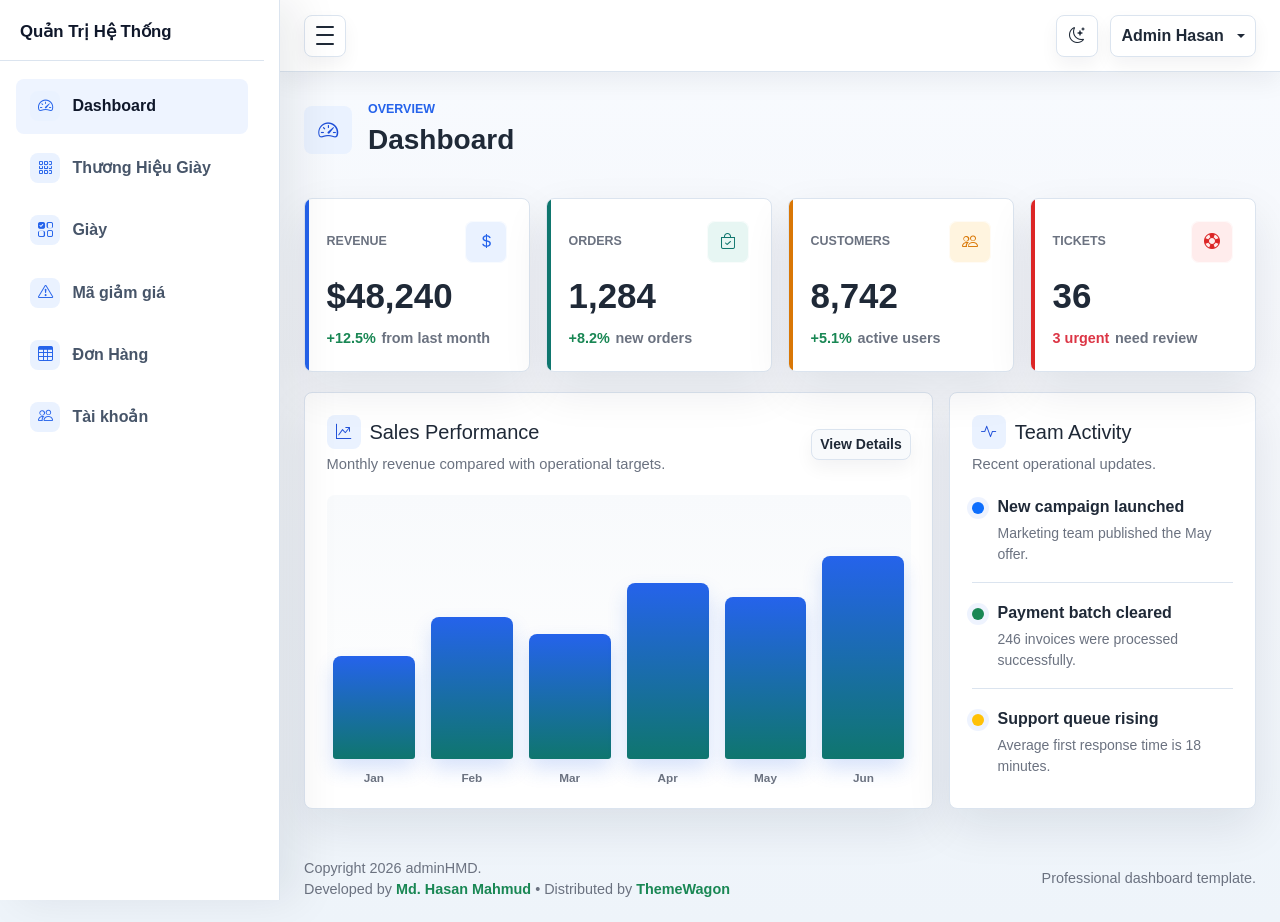
<file: setup/adminhmd-1.0.0/html/index.html>
<!DOCTYPE html>
<html lang="en">
<head>
  <meta charset="UTF-8">
  <meta name="viewport" content="width=device-width, initial-scale=1.0">
  <meta name="description" content="adminHMD professional admin dashboard template">
  <title>Dashboard | adminHMD</title>

  <link rel="stylesheet" href="../assets/css/bootstrap.min.css">
  <link rel="stylesheet" href="../assets/vendors/bootstrap-icons/bootstrap-icons.css">
  <link rel="stylesheet" href="../assets/css/style.css">
</head>

<body>
  <div class="admin-shell">
    <div class="sidebar-backdrop" data-sidebar-close></div>

    <aside class="admin-sidebar" id="adminSidebar" aria-label="Main navigation">
      <div class="sidebar-header">
        <a class="brand-mark" href="index.html" aria-label="adminHMD dashboard">          
          <span class="brand-copy">
            <span class="brand-title">Quản Trị Hệ Thống</span>            
          </span>
        </a>
      </div>

      <nav class="sidebar-nav">
        <a class="nav-link active" href="index.html" aria-current="page">
          <span class="nav-icon"><i class="bi bi-speedometer2" aria-hidden="true"></i></span>
          <span class="nav-text">Dashboard</span>
        </a>
        <a class="nav-link" href="users.html">
          <span class="nav-icon"><i class="bi bi-grid-3x3-gap" aria-hidden="true"></i></span>
          <span class="nav-text">Thương Hiệu Giày</span>
        </a>
        <a class="nav-link" href="add-user.html">
          <span class="nav-icon"><i class="bi bi-ui-checks-grid" aria-hidden="true"></i></span>
          <span class="nav-text">Giày</span>
        </a>
        <a class="nav-link" href="add-user.html">
          <span class="nav-icon"><i class="bi bi-exclamation-triangle" aria-hidden="true"></i></span>
          <span class="nav-text">Mã giảm giá</span>
        </a>
        <a class="nav-link" href="profile.html">
          <span class="nav-icon"><i class="bi bi-table" aria-hidden="true"></i></span>
          <span class="nav-text">Đơn Hàng</span>
        </a>
        <a class="nav-link" href="charts.html">
          <span class="nav-icon"><i class="bi bi-people" aria-hidden="true"></i></span>
          <span class="nav-text">Tài khoản</span>
        </a>      
      </nav>      
    </aside>

    <div class="admin-main">
      <nav class="navbar admin-navbar navbar-expand bg-white">
        <div class="container-fluid px-3 px-lg-4">
          <button class="sidebar-toggle" type="button" data-sidebar-toggle aria-controls="adminSidebar" aria-expanded="true" aria-label="Toggle sidebar">
            <span></span>
            <span></span>
            <span></span>
          </button>          

          <div class="navbar-actions ms-auto">
            <button class="icon-button theme-toggle" type="button" data-theme-toggle aria-label="Switch color theme" title="Switch color theme">
              <i class="bi bi-moon-stars" data-theme-icon aria-hidden="true"></i>
          </button>            

            <div class="dropdown">
              <button class="profile-button dropdown-toggle" type="button" data-bs-toggle="dropdown" aria-expanded="false">                
                <span class="profile-name d-none d-sm-inline">Admin Hasan</span>
              </button>
              <ul class="dropdown-menu dropdown-menu-end">
                <li><a class="dropdown-item" href="login.html">Sign out</a></li>
              </ul>
            </div>
          </div>
        </div>
      </nav>

      <main class="dashboard-content">
        <div class="container-fluid px-3 px-lg-4 py-4">
          <div class="page-heading">
            <div class="page-heading-copy">
              <span class="page-icon"><i class="bi bi-speedometer2" aria-hidden="true"></i></span>
              <div>
                <p class="eyebrow mb-1">Overview</p>
                <h1 class="h3 mb-1">Dashboard</h1>                
              </div>
            </div>
          </div>

          <section class="row g-3 mt-1" aria-label="Dashboard metrics">
            <div class="col-12 col-sm-6 col-xl-3">
              <article class="metric-card metric-primary">
                <div class="metric-top">
                  <span class="metric-label">Revenue</span>
                  <span class="metric-icon"><i class="bi bi-currency-dollar" aria-hidden="true"></i></span>
                </div>
                <div class="metric-value">$48,240</div>
                <div class="metric-meta">
                  <span class="text-success">+12.5%</span>
                  <span>from last month</span>
                </div>
              </article>
            </div>

            <div class="col-12 col-sm-6 col-xl-3">
              <article class="metric-card metric-success">
                <div class="metric-top">
                  <span class="metric-label">Orders</span>
                  <span class="metric-icon"><i class="bi bi-bag-check" aria-hidden="true"></i></span>
                </div>
                <div class="metric-value">1,284</div>
                <div class="metric-meta">
                  <span class="text-success">+8.2%</span>
                  <span>new orders</span>
                </div>
              </article>
            </div>

            <div class="col-12 col-sm-6 col-xl-3">
              <article class="metric-card metric-warning">
                <div class="metric-top">
                  <span class="metric-label">Customers</span>
                  <span class="metric-icon"><i class="bi bi-people" aria-hidden="true"></i></span>
                </div>
                <div class="metric-value">8,742</div>
                <div class="metric-meta">
                  <span class="text-success">+5.1%</span>
                  <span>active users</span>
                </div>
              </article>
            </div>

            <div class="col-12 col-sm-6 col-xl-3">
              <article class="metric-card metric-danger">
                <div class="metric-top">
                  <span class="metric-label">Tickets</span>
                  <span class="metric-icon"><i class="bi bi-life-preserver" aria-hidden="true"></i></span>
                </div>
                <div class="metric-value">36</div>
                <div class="metric-meta">
                  <span class="text-danger">3 urgent</span>
                  <span>need review</span>
                </div>
              </article>
            </div>
          </section>

          <section class="row g-3 mt-1">
            <div class="col-12 col-xl-8">
              <div class="panel">
                <div class="panel-header">
                  <div>
                    <h2 class="h5 mb-1 section-title"><i class="bi bi-graph-up-arrow" aria-hidden="true"></i><span>Sales Performance</span></h2>
                    <p class="text-muted mb-0">Monthly revenue compared with operational targets.</p>
                  </div>
                  <a class="btn btn-light btn-sm" href="charts.html">View Details</a>
                </div>

                <div class="chart-bars" aria-label="Sales performance chart">
                  <div class="chart-column bar-42"><span></span><small>Jan</small></div>
                  <div class="chart-column bar-58"><span></span><small>Feb</small></div>
                  <div class="chart-column bar-51"><span></span><small>Mar</small></div>
                  <div class="chart-column bar-72"><span></span><small>Apr</small></div>
                  <div class="chart-column bar-66"><span></span><small>May</small></div>
                  <div class="chart-column bar-83"><span></span><small>Jun</small></div>
                </div>
              </div>
            </div>

            <div class="col-12 col-xl-4">
              <div class="panel h-100">
                <div class="panel-header">
                  <div>
                    <h2 class="h5 mb-1 section-title"><i class="bi bi-activity" aria-hidden="true"></i><span>Team Activity</span></h2>
                    <p class="text-muted mb-0">Recent operational updates.</p>
                  </div>
                </div>

                <div class="activity-list">
                  <div class="activity-item"><span class="activity-dot bg-primary"></span><div><p class="mb-1 fw-semibold">New campaign launched</p><p class="text-muted small mb-0">Marketing team published the May offer.</p></div></div>
                  <div class="activity-item"><span class="activity-dot bg-success"></span><div><p class="mb-1 fw-semibold">Payment batch cleared</p><p class="text-muted small mb-0">246 invoices were processed successfully.</p></div></div>
                  <div class="activity-item"><span class="activity-dot bg-warning"></span><div><p class="mb-1 fw-semibold">Support queue rising</p><p class="text-muted small mb-0">Average first response time is 18 minutes.</p></div></div>
                </div>
              </div>
            </div>
          </section>          
        </div>
      </main>

      <footer class="admin-footer">
        <div class="container-fluid px-3 px-lg-4">
          <span>Copyright 2026 adminHMD. <br> Developed by <a target="_blank" class="fw-bold text-success" href="https://github.com/HasanMahmudDev">Md. Hasan Mahmud</a> • Distributed by <a target="_blank" class="fw-bold text-success" href="https://themewagon.com">ThemeWagon</a> </span>
          <span>Professional dashboard template.</span>
        </div>
      </footer>
    </div>
  </div>

  <script src="../assets/js/bootstrap.bundle.min.js"></script>
  <script src="../assets/js/main.js"></script>
</body>
</html>
</file>
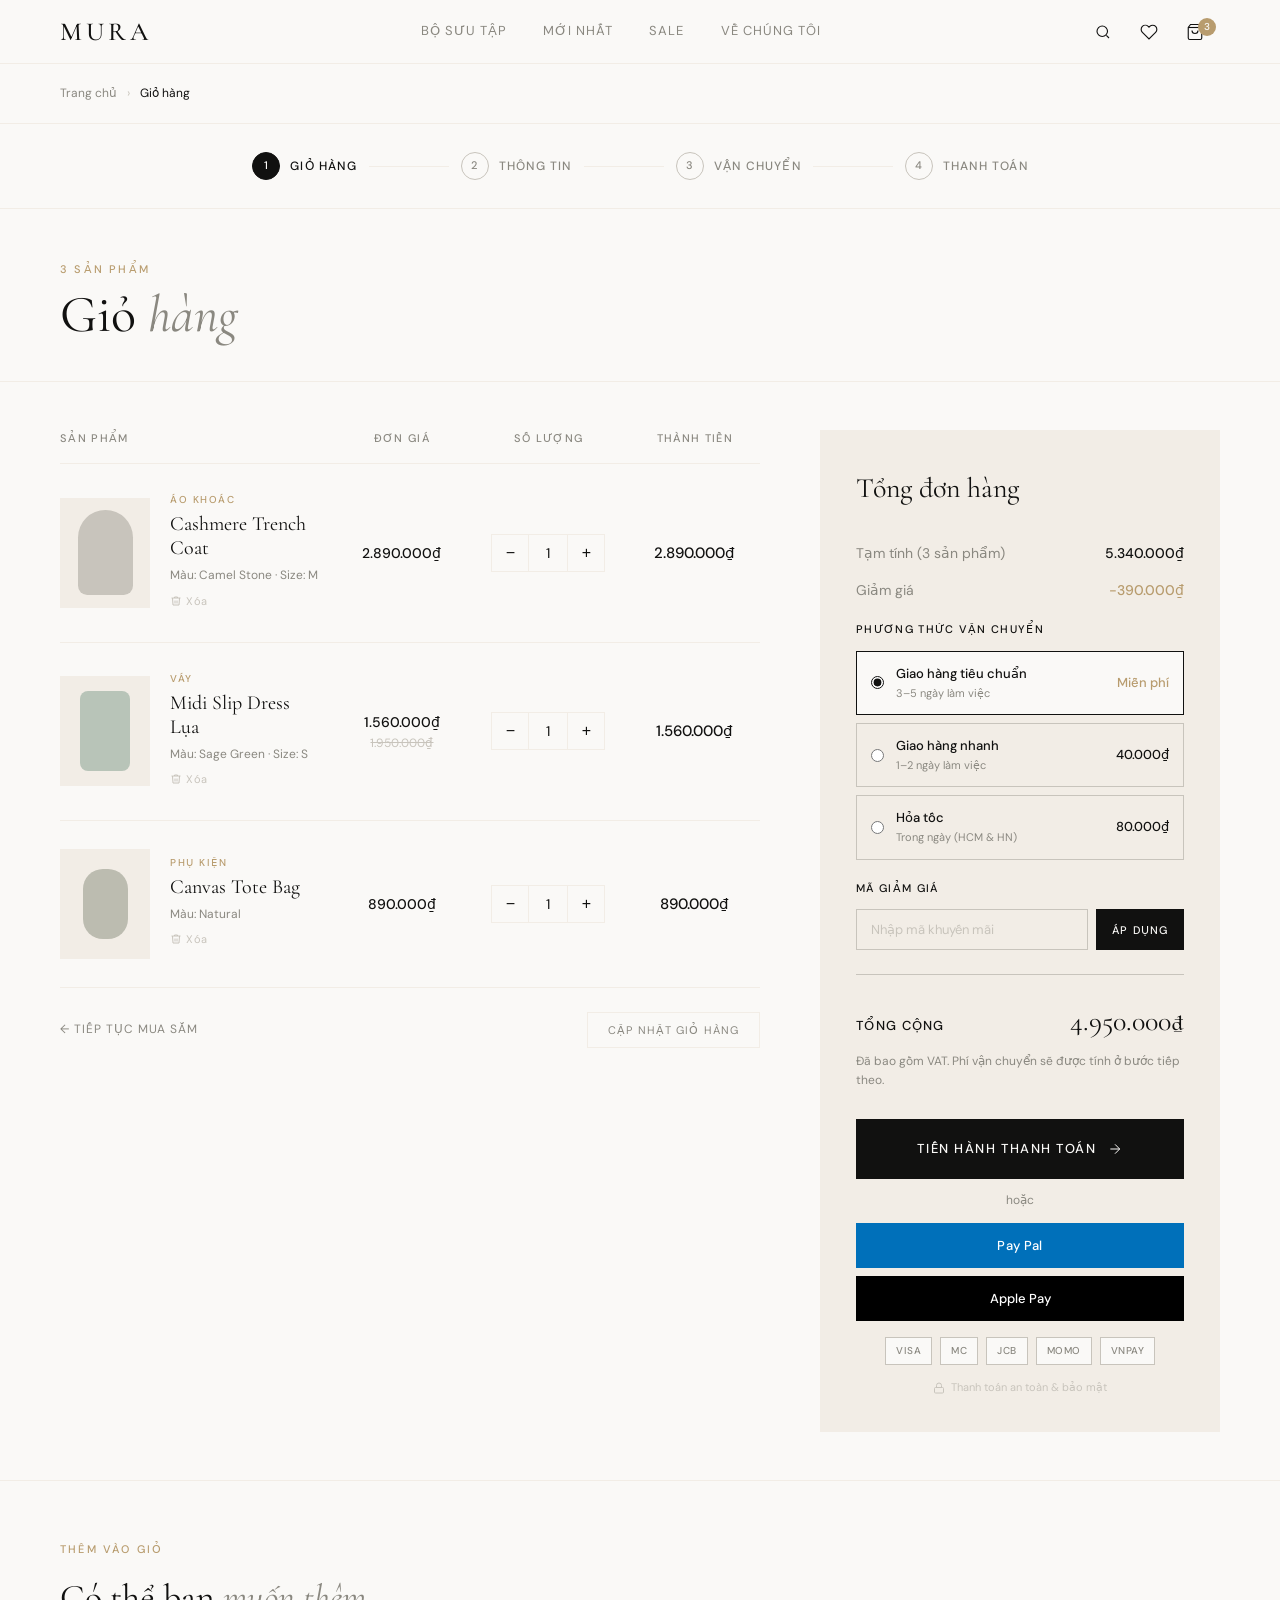
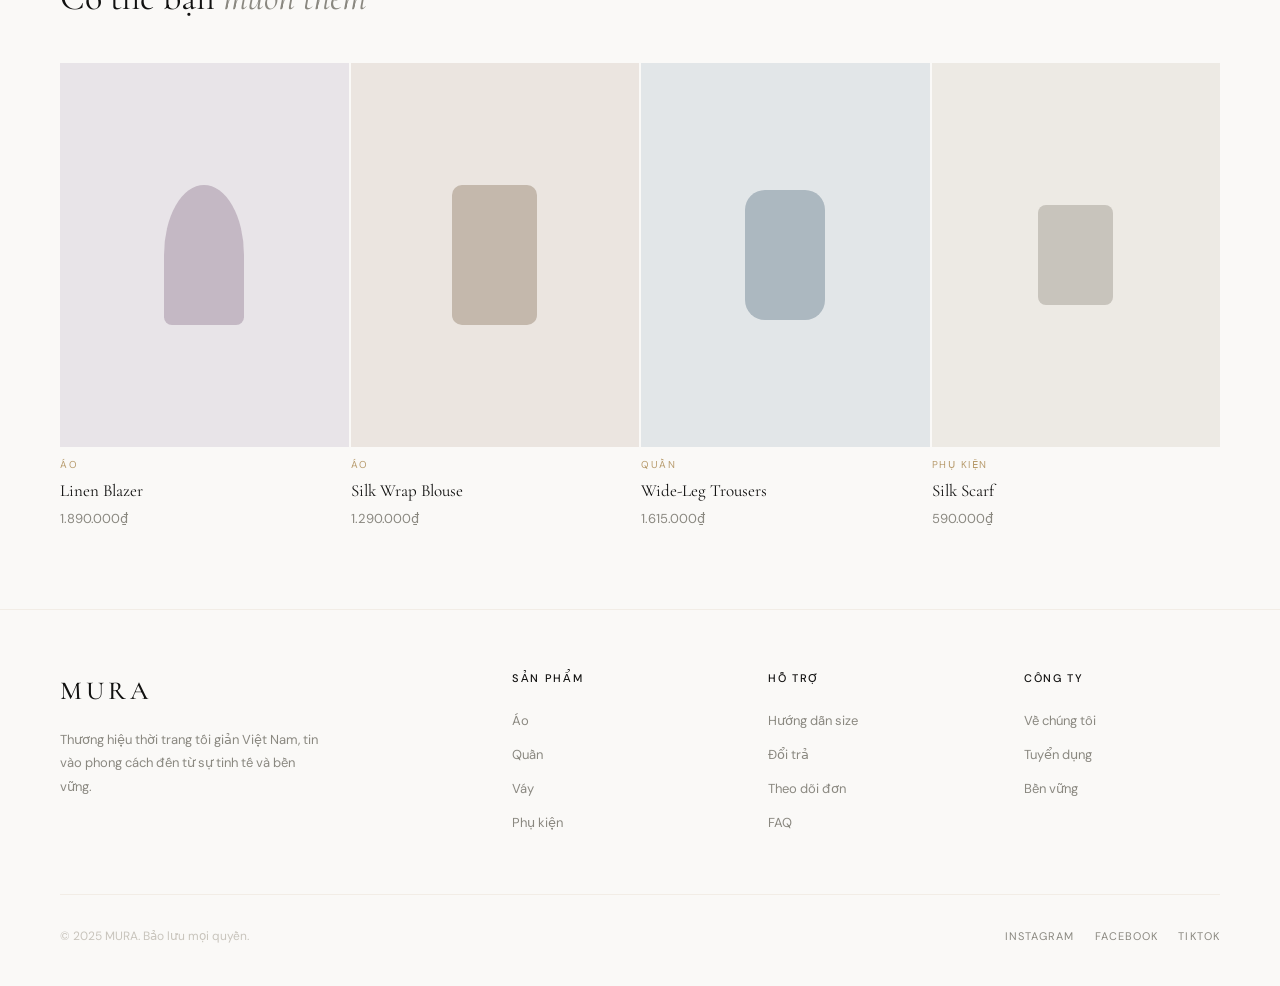
<file: setup/template_mura_shop/mura-cart.html>
<!doctype html>
<html lang="vi">
  <head>
    <meta charset="UTF-8" />
    <meta name="viewport" content="width=device-width, initial-scale=1.0" />
    <title>MURA — Giỏ Hàng</title>
    <link
      href="https://fonts.googleapis.com/css2?family=Cormorant+Garamond:wght@300;400;500;600&family=DM+Sans:wght@300;400;500&display=swap"
      rel="stylesheet"
    />
    <link rel="stylesheet" href="assets/css/cart.css" />
  </head>
  <body>
    <header>
      <a href="shop-template.html" class="logo">MURA</a>
      <nav>
        <a href="mura-products.html">Bộ sưu tập</a>
        <a href="#">Mới nhất</a>
        <a href="#">Sale</a>
        <a href="#">Về chúng tôi</a>
      </nav>
      <div class="header-icons">
        <button class="icon-btn">
          <svg
            width="18"
            height="18"
            fill="none"
            stroke="currentColor"
            stroke-width="1.5"
            viewBox="0 0 24 24"
          >
            <circle cx="11" cy="11" r="7" />
            <path d="m16.5 16.5 3.5 3.5" />
          </svg>
        </button>
        <button class="icon-btn">
          <svg
            width="18"
            height="18"
            fill="none"
            stroke="currentColor"
            stroke-width="1.5"
            viewBox="0 0 24 24"
          >
            <path
              d="M20.84 4.61a5.5 5.5 0 0 0-7.78 0L12 5.67l-1.06-1.06a5.5 5.5 0 0 0-7.78 7.78l1.06 1.06L12 21.23l7.78-7.78 1.06-1.06a5.5 5.5 0 0 0 0-7.78z"
            />
          </svg>
        </button>
        <a href="mura-cart.html" class="icon-btn" style="position: relative">
          <svg
            width="18"
            height="18"
            fill="none"
            stroke="currentColor"
            stroke-width="1.5"
            viewBox="0 0 24 24"
          >
            <path d="M6 2L3 6v14a2 2 0 0 0 2 2h14a2 2 0 0 0 2-2V6l-3-4z" />
            <line x1="3" y1="6" x2="21" y2="6" />
            <path d="M16 10a4 4 0 0 1-8 0" />
          </svg>
          <span class="cart-count">3</span>
        </a>
      </div>
    </header>

    <div class="breadcrumb">
      <a href="shop-template.html">Trang chủ</a><span>›</span>
      <span style="color: var(--black)">Giỏ hàng</span>
    </div>

    <!-- STEPS -->
    <div class="checkout-steps">
      <div class="step active"><span class="step-num">1</span>Giỏ hàng</div>
      <div class="step-line"></div>
      <div class="step"><span class="step-num">2</span>Thông tin</div>
      <div class="step-line"></div>
      <div class="step"><span class="step-num">3</span>Vận chuyển</div>
      <div class="step-line"></div>
      <div class="step"><span class="step-num">4</span>Thanh toán</div>
    </div>

    <div class="page-header">
      <p class="page-label">3 sản phẩm</p>
      <h1 class="page-title">Giỏ <em>hàng</em></h1>
    </div>

    <div class="cart-layout">
      <!-- ITEMS -->
      <div class="cart-items">
        <div class="cart-header">
          <span>Sản phẩm</span>
          <span>Đơn giá</span>
          <span>Số lượng</span>
          <span>Thành tiền</span>
        </div>

        <!-- Item 1 -->
        <div class="cart-item" id="item1">
          <div class="item-product">
            <div class="item-img">
              <div
                style="
                  width: 55px;
                  height: 85px;
                  background: #c8c4bc;
                  border-radius: 30px 30px 10px 10px;
                "
              ></div>
            </div>
            <div class="item-details">
              <p class="item-category">Áo khoác</p>
              <p class="item-name">Cashmere Trench Coat</p>
              <p class="item-meta">Màu: Camel Stone · Size: M</p>
              <button class="item-remove" onclick="removeItem('item1')">
                <svg
                  width="12"
                  height="12"
                  fill="none"
                  stroke="currentColor"
                  stroke-width="2"
                  viewBox="0 0 24 24"
                >
                  <polyline points="3 6 5 6 21 6" />
                  <path d="M19 6l-1 14H6L5 6" />
                  <path d="M10 11v6M14 11v6" />
                  <path d="M9 6V4h6v2" />
                </svg>
                Xóa
              </button>
            </div>
          </div>
          <div class="item-price-col">
            <span class="item-price">2.890.000₫</span>
          </div>
          <div style="display: flex; justify-content: center">
            <div class="qty-ctrl">
              <button class="qty-btn" onclick="changeQty('q1', -1)">−</button>
              <div class="qty-num" id="q1">1</div>
              <button class="qty-btn" onclick="changeQty('q1', 1)">+</button>
            </div>
          </div>
          <div class="item-total-col">
            <span class="item-total" id="t1">2.890.000₫</span>
          </div>
        </div>

        <!-- Item 2 -->
        <div class="cart-item" id="item2">
          <div class="item-product">
            <div class="item-img">
              <div
                style="
                  width: 50px;
                  height: 80px;
                  background: #b8c4b8;
                  border-radius: 8px;
                "
              ></div>
            </div>
            <div class="item-details">
              <p class="item-category">Váy</p>
              <p class="item-name">Midi Slip Dress Lụa</p>
              <p class="item-meta">Màu: Sage Green · Size: S</p>
              <button class="item-remove" onclick="removeItem('item2')">
                <svg
                  width="12"
                  height="12"
                  fill="none"
                  stroke="currentColor"
                  stroke-width="2"
                  viewBox="0 0 24 24"
                >
                  <polyline points="3 6 5 6 21 6" />
                  <path d="M19 6l-1 14H6L5 6" />
                  <path d="M10 11v6M14 11v6" />
                  <path d="M9 6V4h6v2" />
                </svg>
                Xóa
              </button>
            </div>
          </div>
          <div class="item-price-col">
            <span class="item-price">1.560.000₫</span>
            <span class="item-price-was">1.950.000₫</span>
          </div>
          <div style="display: flex; justify-content: center">
            <div class="qty-ctrl">
              <button class="qty-btn" onclick="changeQty('q2', -1)">−</button>
              <div class="qty-num" id="q2">1</div>
              <button class="qty-btn" onclick="changeQty('q2', 1)">+</button>
            </div>
          </div>
          <div class="item-total-col">
            <span class="item-total" id="t2">1.560.000₫</span>
          </div>
        </div>

        <!-- Item 3 -->
        <div class="cart-item" id="item3">
          <div class="item-product">
            <div class="item-img">
              <div
                style="
                  width: 45px;
                  height: 70px;
                  background: #bcbcb0;
                  border-radius: 20px;
                "
              ></div>
            </div>
            <div class="item-details">
              <p class="item-category">Phụ kiện</p>
              <p class="item-name">Canvas Tote Bag</p>
              <p class="item-meta">Màu: Natural</p>
              <button class="item-remove" onclick="removeItem('item3')">
                <svg
                  width="12"
                  height="12"
                  fill="none"
                  stroke="currentColor"
                  stroke-width="2"
                  viewBox="0 0 24 24"
                >
                  <polyline points="3 6 5 6 21 6" />
                  <path d="M19 6l-1 14H6L5 6" />
                  <path d="M10 11v6M14 11v6" />
                  <path d="M9 6V4h6v2" />
                </svg>
                Xóa
              </button>
            </div>
          </div>
          <div class="item-price-col">
            <span class="item-price">890.000₫</span>
          </div>
          <div style="display: flex; justify-content: center">
            <div class="qty-ctrl">
              <button class="qty-btn" onclick="changeQty('q3', -1)">−</button>
              <div class="qty-num" id="q3">1</div>
              <button class="qty-btn" onclick="changeQty('q3', 1)">+</button>
            </div>
          </div>
          <div class="item-total-col">
            <span class="item-total" id="t3">890.000₫</span>
          </div>
        </div>

        <div class="cart-actions">
          <a href="mura-products.html" class="continue-link"
            >← Tiếp tục mua sắm</a
          >
          <button class="btn-outline-sm">Cập nhật giỏ hàng</button>
        </div>
      </div>

      <!-- SUMMARY -->
      <div class="cart-summary">
        <h2 class="summary-title">Tổng đơn hàng</h2>

        <div class="summary-row">
          <span class="label">Tạm tính (3 sản phẩm)</span>
          <span class="value" id="subtotal">5.340.000₫</span>
        </div>
        <div class="summary-row discount">
          <span class="label">Giảm giá</span>
          <span class="value">−390.000₫</span>
        </div>

        <!-- Shipping -->
        <div style="margin: 20px 0">
          <p
            style="
              font-size: 11px;
              letter-spacing: 0.12em;
              text-transform: uppercase;
              font-weight: 500;
              color: var(--black);
              margin-bottom: 12px;
            "
          >
            Phương thức vận chuyển
          </p>
          <div class="shipping-options">
            <label class="shipping-option active">
              <input type="radio" name="shipping" checked />
              <div class="shipping-info">
                <div class="shipping-name">Giao hàng tiêu chuẩn</div>
                <div class="shipping-desc">3–5 ngày làm việc</div>
              </div>
              <span class="shipping-price" style="color: var(--gold)"
                >Miễn phí</span
              >
            </label>
            <label class="shipping-option">
              <input type="radio" name="shipping" />
              <div class="shipping-info">
                <div class="shipping-name">Giao hàng nhanh</div>
                <div class="shipping-desc">1–2 ngày làm việc</div>
              </div>
              <span class="shipping-price">40.000₫</span>
            </label>
            <label class="shipping-option">
              <input type="radio" name="shipping" />
              <div class="shipping-info">
                <div class="shipping-name">Hỏa tốc</div>
                <div class="shipping-desc">Trong ngày (HCM & HN)</div>
              </div>
              <span class="shipping-price">80.000₫</span>
            </label>
          </div>
        </div>

        <!-- Coupon -->
        <p
          style="
            font-size: 11px;
            letter-spacing: 0.12em;
            text-transform: uppercase;
            font-weight: 500;
            color: var(--black);
            margin-bottom: 12px;
          "
        >
          Mã giảm giá
        </p>
        <div class="coupon-row">
          <input
            type="text"
            class="coupon-input"
            placeholder="Nhập mã khuyến mãi"
          />
          <button class="coupon-btn">Áp dụng</button>
        </div>

        <hr class="summary-divider" />

        <div class="summary-total">
          <span class="label">Tổng cộng</span>
          <span class="value">4.950.000₫</span>
        </div>
        <p class="summary-note">
          Đã bao gồm VAT. Phí vận chuyển sẽ được tính ở bước tiếp theo.
        </p>

        <a href="mura-checkout.html" class="btn-checkout">
          Tiến hành thanh toán
          <svg
            width="16"
            height="16"
            fill="none"
            stroke="currentColor"
            stroke-width="1.5"
            viewBox="0 0 24 24"
          >
            <path d="M5 12h14M12 5l7 7-7 7" />
          </svg>
        </a>

        <div
          style="
            text-align: center;
            font-size: 12px;
            color: var(--muted);
            margin-bottom: 12px;
          "
        >
          hoặc
        </div>
        <div
          style="
            display: flex;
            flex-direction: column;
            gap: 8px;
            margin-bottom: 16px;
          "
        >
          <button
            style="
              background: #0070ba;
              color: #fff;
              border: none;
              font-family: var(--sans);
              font-size: 13px;
              font-weight: 500;
              padding: 14px;
              cursor: pointer;
              letter-spacing: 0.03em;
            "
          >
            Pay Pal
          </button>
          <button
            style="
              background: #000;
              color: #fff;
              border: none;
              font-family: var(--sans);
              font-size: 13px;
              font-weight: 500;
              padding: 14px;
              cursor: pointer;
            "
          >
            Apple Pay
          </button>
        </div>

        <div class="payment-methods">
          <span class="pay-icon">VISA</span>
          <span class="pay-icon">MC</span>
          <span class="pay-icon">JCB</span>
          <span class="pay-icon">Momo</span>
          <span class="pay-icon">VNPay</span>
        </div>
        <p
          style="
            text-align: center;
            font-size: 11px;
            color: var(--stone);
            margin-top: 14px;
            display: flex;
            align-items: center;
            justify-content: center;
            gap: 6px;
          "
        >
          <svg
            width="12"
            height="12"
            fill="none"
            stroke="currentColor"
            stroke-width="2"
            viewBox="0 0 24 24"
          >
            <rect x="3" y="11" width="18" height="11" rx="2" />
            <path d="M7 11V7a5 5 0 0 1 10 0v4" />
          </svg>
          Thanh toán an toàn & bảo mật
        </p>
      </div>
    </div>

    <!-- UPSELL -->
    <section class="upsell-section">
      <p class="section-label">Thêm vào giỏ</p>
      <h2 class="section-title">Có thể bạn <em>muốn thêm</em></h2>
      <div class="upsell-grid">
        <div class="upsell-card">
          <div class="upsell-img" style="background: #e8e4e8">
            <div
              style="
                width: 80px;
                height: 140px;
                background: #c4b8c4;
                border-radius: 50% 50% 8px 8px;
              "
            ></div>
          </div>
          <button class="upsell-add">+</button>
          <div class="upsell-info">
            <p
              style="
                font-size: 10px;
                color: var(--gold);
                letter-spacing: 0.15em;
                text-transform: uppercase;
                margin-bottom: 4px;
              "
            >
              Áo
            </p>
            <p class="upsell-name">Linen Blazer</p>
            <p class="upsell-price">1.890.000₫</p>
          </div>
        </div>
        <div class="upsell-card">
          <div class="upsell-img" style="background: #ebe5e0">
            <div
              style="
                width: 85px;
                height: 140px;
                background: #c4b8ac;
                border-radius: 10px;
              "
            ></div>
          </div>
          <button class="upsell-add">+</button>
          <div class="upsell-info">
            <p
              style="
                font-size: 10px;
                color: var(--gold);
                letter-spacing: 0.15em;
                text-transform: uppercase;
                margin-bottom: 4px;
              "
            >
              Áo
            </p>
            <p class="upsell-name">Silk Wrap Blouse</p>
            <p class="upsell-price">1.290.000₫</p>
          </div>
        </div>
        <div class="upsell-card">
          <div class="upsell-img" style="background: #e2e6e8">
            <div
              style="
                width: 80px;
                height: 130px;
                background: #acb8c0;
                border-radius: 20px;
              "
            ></div>
          </div>
          <button class="upsell-add">+</button>
          <div class="upsell-info">
            <p
              style="
                font-size: 10px;
                color: var(--gold);
                letter-spacing: 0.15em;
                text-transform: uppercase;
                margin-bottom: 4px;
              "
            >
              Quần
            </p>
            <p class="upsell-name">Wide-Leg Trousers</p>
            <p class="upsell-price">1.615.000₫</p>
          </div>
        </div>
        <div class="upsell-card">
          <div class="upsell-img" style="background: #edeae4">
            <div
              style="
                width: 75px;
                height: 100px;
                background: #c8c4bc;
                border-radius: 8px;
              "
            ></div>
          </div>
          <button class="upsell-add">+</button>
          <div class="upsell-info">
            <p
              style="
                font-size: 10px;
                color: var(--gold);
                letter-spacing: 0.15em;
                text-transform: uppercase;
                margin-bottom: 4px;
              "
            >
              Phụ kiện
            </p>
            <p class="upsell-name">Silk Scarf</p>
            <p class="upsell-price">590.000₫</p>
          </div>
        </div>
      </div>
    </section>

    <footer>
      <div class="footer-grid">
        <div class="footer-brand">
          <a href="shop-template.html" class="logo">MURA</a>
          <p>
            Thương hiệu thời trang tối giản Việt Nam, tin vào phong cách đến từ
            sự tinh tế và bền vững.
          </p>
        </div>
        <div class="footer-col">
          <h4>Sản phẩm</h4>
          <ul>
            <li><a href="#">Áo</a></li>
            <li><a href="#">Quần</a></li>
            <li><a href="#">Váy</a></li>
            <li><a href="#">Phụ kiện</a></li>
          </ul>
        </div>
        <div class="footer-col">
          <h4>Hỗ trợ</h4>
          <ul>
            <li><a href="#">Hướng dẫn size</a></li>
            <li><a href="#">Đổi trả</a></li>
            <li><a href="#">Theo dõi đơn</a></li>
            <li><a href="#">FAQ</a></li>
          </ul>
        </div>
        <div class="footer-col">
          <h4>Công ty</h4>
          <ul>
            <li><a href="#">Về chúng tôi</a></li>
            <li><a href="#">Tuyển dụng</a></li>
            <li><a href="#">Bền vững</a></li>
          </ul>
        </div>
      </div>
      <div class="footer-bottom">
        <p>© 2025 MURA. Bảo lưu mọi quyền.</p>
        <div class="social-links">
          <a href="#">Instagram</a><a href="#">Facebook</a
          ><a href="#">TikTok</a>
        </div>
      </div>
    </footer>

    <script src="assets/js/cart.js"></script>
  </body>
</html>
</file>
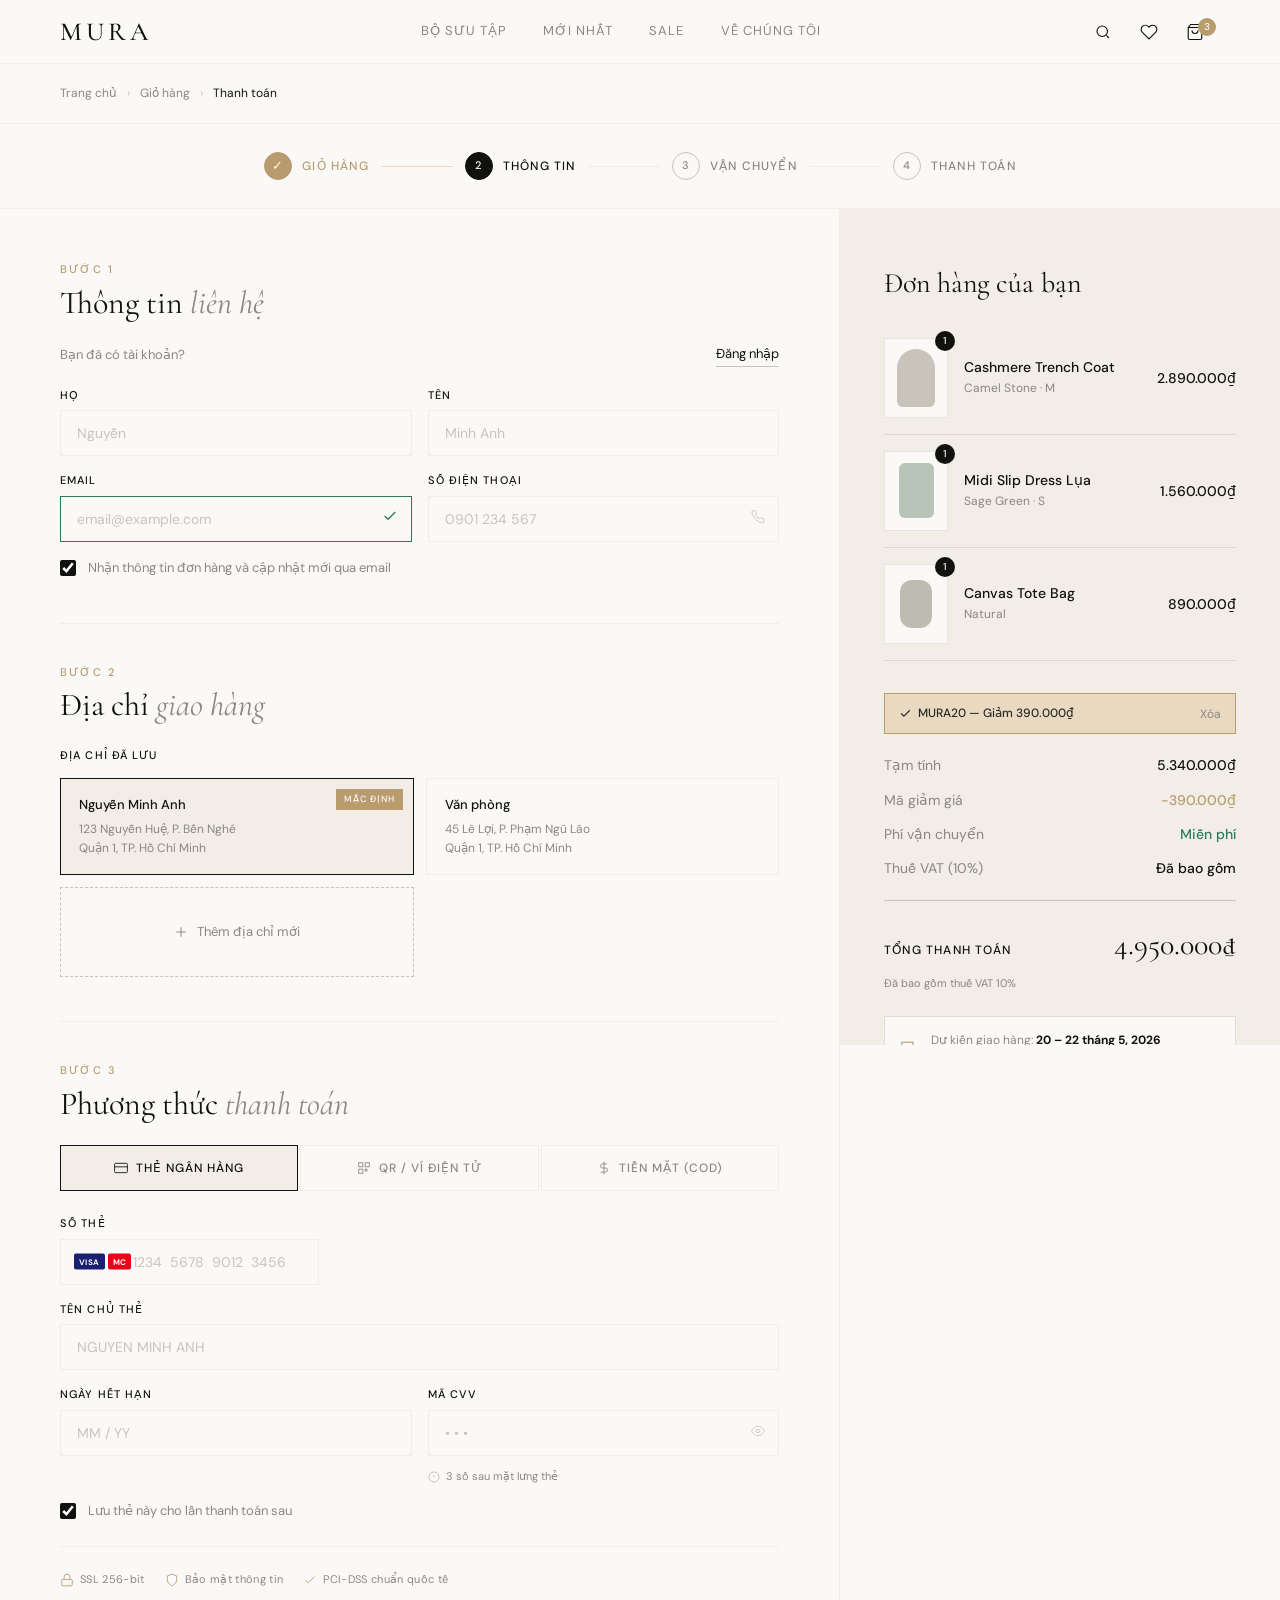
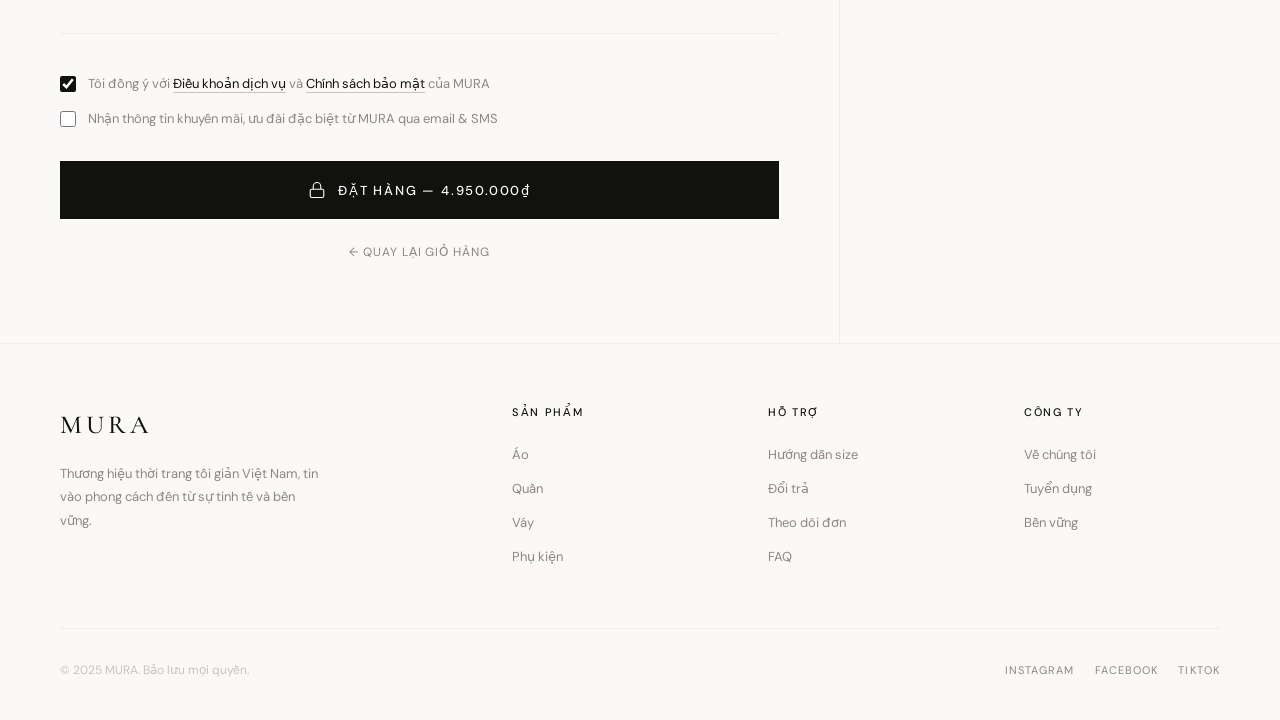
<file: setup/template_mura_shop/mura-checkout.html>
<!DOCTYPE html>
<html lang="vi">

<head>
  <meta charset="UTF-8">
  <meta name="viewport" content="width=device-width, initial-scale=1.0">
  <title>MURA — Thanh Toán</title>
  <link
    href="https://fonts.googleapis.com/css2?family=Cormorant+Garamond:wght@300;400;500;600&family=DM+Sans:wght@300;400;500&display=swap"
    rel="stylesheet">
  <link rel="stylesheet" href="assets/css/checkout.css">
</head>

<body>

  <!-- HEADER -->
  <header>
    <a href="shop-template.html" class="logo">MURA</a>
    <nav>
      <a href="mura-products.html">Bộ sưu tập</a>
      <a href="#">Mới nhất</a>
      <a href="#">Sale</a>
      <a href="#">Về chúng tôi</a>
    </nav>
    <div class="header-icons">
      <button class="icon-btn"><svg width="18" height="18" fill="none" stroke="currentColor" stroke-width="1.5"
          viewBox="0 0 24 24">
          <circle cx="11" cy="11" r="7" />
          <path d="m16.5 16.5 3.5 3.5" />
        </svg></button>
      <button class="icon-btn"><svg width="18" height="18" fill="none" stroke="currentColor" stroke-width="1.5"
          viewBox="0 0 24 24">
          <path
            d="M20.84 4.61a5.5 5.5 0 0 0-7.78 0L12 5.67l-1.06-1.06a5.5 5.5 0 0 0-7.78 7.78l1.06 1.06L12 21.23l7.78-7.78 1.06-1.06a5.5 5.5 0 0 0 0-7.78z" />
        </svg></button>
      <a href="mura-cart.html" class="icon-btn" style="position:relative">
        <svg width="18" height="18" fill="none" stroke="currentColor" stroke-width="1.5" viewBox="0 0 24 24">
          <path d="M6 2L3 6v14a2 2 0 0 0 2 2h14a2 2 0 0 0 2-2V6l-3-4z" />
          <line x1="3" y1="6" x2="21" y2="6" />
          <path d="M16 10a4 4 0 0 1-8 0" />
        </svg>
        <span class="cart-count">3</span>
      </a>
    </div>
  </header>

  <!-- BREADCRUMB -->
  <div class="breadcrumb">
    <a href="shop-template.html">Trang chủ</a><span class="sep">›</span>
    <a href="mura-cart.html">Giỏ hàng</a><span class="sep">›</span>
    <span style="color:var(--black)">Thanh toán</span>
  </div>

  <!-- STEPS -->
  <div class="checkout-steps">
    <div class="step done">
      <span class="step-num">✓</span>Giỏ hàng
    </div>
    <div class="step-line"></div>
    <div class="step active">
      <span class="step-num">2</span>Thông tin
    </div>
    <div class="step-line"></div>
    <div class="step">
      <span class="step-num">3</span>Vận chuyển
    </div>
    <div class="step-line"></div>
    <div class="step">
      <span class="step-num">4</span>Thanh toán
    </div>
  </div>

  <!-- MAIN LAYOUT -->
  <div class="checkout-layout">

    <!-- ── FORM PANEL ── -->
    <div class="form-panel">

      <!-- CONTACT INFO -->
      <div class="section-block">
        <p class="block-label">Bước 1</p>
        <h2 class="block-title">Thông tin <em>liên hệ</em></h2>

        <!-- Saved accounts -->
        <div style="display:flex;align-items:center;justify-content:space-between;margin-bottom:20px;">
          <span style="font-size:13px;color:var(--muted);">Bạn đã có tài khoản?</span>
          <a href="#"
            style="font-size:13px;color:var(--black);text-decoration:none;border-bottom:1px solid var(--stone);padding-bottom:1px;">Đăng
            nhập</a>
        </div>

        <div class="field-row">
          <div class="field">
            <label>Họ <span class="optional"></span></label>
            <input type="text" placeholder="Nguyễn" id="firstName">
            <span class="error-msg">Vui lòng nhập họ của bạn</span>
          </div>
          <div class="field">
            <label>Tên</label>
            <input type="text" placeholder="Minh Anh" id="lastName">
            <span class="error-msg">Vui lòng nhập tên của bạn</span>
          </div>
        </div>

        <div class="field-row">
          <div class="field">
            <label>Email</label>
            <div class="input-group">
              <input type="email" placeholder="email@example.com" id="email" class="success">
              <span class="input-icon success">
                <svg width="16" height="16" fill="none" stroke="currentColor" stroke-width="2" viewBox="0 0 24 24">
                  <polyline points="20 6 9 17 4 12" />
                </svg>
              </span>
            </div>
            <span class="error-msg">Địa chỉ email không hợp lệ</span>
          </div>
          <div class="field">
            <label>Số điện thoại</label>
            <div class="input-group">
              <input type="tel" placeholder="0901 234 567" id="phone">
              <span class="input-icon">
                <svg width="14" height="14" fill="none" stroke="currentColor" stroke-width="1.5" viewBox="0 0 24 24">
                  <path
                    d="M22 16.92v3a2 2 0 0 1-2.18 2 19.79 19.79 0 0 1-8.63-3.07A19.5 19.5 0 0 1 4.69 12a19.79 19.79 0 0 1-3.07-8.67A2 2 0 0 1 3.6 1.18h3a2 2 0 0 1 2 1.72 12.84 12.84 0 0 0 .7 2.81 2 2 0 0 1-.45 2.11L7.91 8.9a16 16 0 0 0 6.16 6.16l.92-.92a2 2 0 0 1 2.11-.45 12.84 12.84 0 0 0 2.81.7A2 2 0 0 1 22 16.92z" />
                </svg>
              </span>
            </div>
            <span class="error-msg">Số điện thoại không hợp lệ</span>
          </div>
        </div>

        <label class="check-row" style="margin-top:8px;">
          <input type="checkbox" checked>
          <span>Nhận thông tin đơn hàng và cập nhật mới qua email</span>
        </label>
      </div>

      <hr class="block-divider">

      <!-- DELIVERY ADDRESS -->
      <div class="section-block">
        <p class="block-label">Bước 2</p>
        <h2 class="block-title">Địa chỉ <em>giao hàng</em></h2>

        <!-- Saved addresses -->
        <p style="font-size:11px;letter-spacing:0.1em;text-transform:uppercase;font-weight:500;margin-bottom:14px;">Địa
          chỉ đã lưu</p>
        <div class="saved-addresses">
          <label class="address-card active" onclick="selectAddr(this)">
            <input type="radio" name="addr" checked>
            <span class="addr-badge">Mặc định</span>
            <div class="addr-name">Nguyễn Minh Anh</div>
            <div class="addr-detail">123 Nguyễn Huệ, P. Bến Nghé<br>Quận 1, TP. Hồ Chí Minh</div>
          </label>
          <label class="address-card" onclick="selectAddr(this)">
            <input type="radio" name="addr">
            <div class="addr-name">Văn phòng</div>
            <div class="addr-detail">45 Lê Lợi, P. Phạm Ngũ Lão<br>Quận 1, TP. Hồ Chí Minh</div>
          </label>
          <div class="add-new-addr" onclick="toggleNewAddr()">
            <svg width="16" height="16" fill="none" stroke="currentColor" stroke-width="1.5" viewBox="0 0 24 24">
              <line x1="12" y1="5" x2="12" y2="19" />
              <line x1="5" y1="12" x2="19" y2="12" />
            </svg>
            Thêm địa chỉ mới
          </div>
        </div>

        <!-- New address form (hidden by default) -->
        <div id="newAddrForm" style="display:none;">
          <div class="field-row full" style="margin-bottom:16px;">
            <div class="field">
              <label>Địa chỉ</label>
              <input type="text" placeholder="Số nhà, tên đường, phường/xã">
            </div>
          </div>
          <div class="field-row triple">
            <div class="field">
              <label>Tỉnh / Thành phố</label>
              <select>
                <option value="">Chọn tỉnh/thành</option>
                <option selected>TP. Hồ Chí Minh</option>
                <option>Hà Nội</option>
                <option>Đà Nẵng</option>
                <option>Cần Thơ</option>
                <option>Bình Dương</option>
              </select>
            </div>
            <div class="field">
              <label>Quận / Huyện</label>
              <select>
                <option value="">Chọn quận/huyện</option>
                <option>Quận 1</option>
                <option>Quận 2</option>
                <option>Quận 3</option>
                <option>Bình Thạnh</option>
                <option>Gò Vấp</option>
              </select>
            </div>
            <div class="field">
              <label>Phường / Xã</label>
              <select>
                <option value="">Chọn phường/xã</option>
                <option>Bến Nghé</option>
                <option>Bến Thành</option>
                <option>Phạm Ngũ Lão</option>
              </select>
            </div>
          </div>
          <div class="field-row full">
            <div class="field">
              <label>Ghi chú giao hàng <span class="optional">(Tùy chọn)</span></label>
              <textarea placeholder="Ví dụ: Gọi trước khi giao, giao giờ hành chính..."></textarea>
            </div>
          </div>
          <label class="check-row">
            <input type="checkbox">
            <span>Lưu địa chỉ này cho lần sau</span>
          </label>
        </div>
      </div>

      <hr class="block-divider">

      <!-- PAYMENT METHOD -->
      <div class="section-block">
        <p class="block-label">Bước 3</p>
        <h2 class="block-title">Phương thức <em>thanh toán</em></h2>

        <div class="payment-tabs">
          <button class="pay-tab active" onclick="switchPay(this,'card')">
            <svg width="14" height="14" fill="none" stroke="currentColor" stroke-width="1.5" viewBox="0 0 24 24">
              <rect x="1" y="4" width="22" height="16" rx="2" />
              <line x1="1" y1="10" x2="23" y2="10" />
            </svg>
            Thẻ ngân hàng
          </button>
          <button class="pay-tab" onclick="switchPay(this,'qr')">
            <svg width="14" height="14" fill="none" stroke="currentColor" stroke-width="1.5" viewBox="0 0 24 24">
              <rect x="3" y="3" width="7" height="7" />
              <rect x="14" y="3" width="7" height="7" />
              <rect x="3" y="14" width="7" height="7" />
              <rect x="14" y="14" width="3" height="3" />
            </svg>
            QR / Ví điện tử
          </button>
          <button class="pay-tab" onclick="switchPay(this,'cod')">
            <svg width="14" height="14" fill="none" stroke="currentColor" stroke-width="1.5" viewBox="0 0 24 24">
              <line x1="12" y1="1" x2="12" y2="23" />
              <path d="M17 5H9.5a3.5 3.5 0 0 0 0 7h5a3.5 3.5 0 0 1 0 7H6" />
            </svg>
            Tiền mặt (COD)
          </button>
        </div>

        <!-- Card Form -->
        <div class="pay-content active" id="pay-card">
          <div class="field-row full" style="margin-bottom:16px;">
            <div class="field">
              <label>Số thẻ</label>
              <div class="card-number-wrapper">
                <div class="card-brand"><span class="visa">VISA</span><span class="mc">MC</span></div>
                <input type="text" placeholder="1234  5678  9012  3456" id="cardNum" oninput="formatCard(this)"
                  maxlength="19" style="padding-left:72px;">
              </div>
            </div>
          </div>
          <div class="field-row full" style="margin-bottom:16px;">
            <div class="field">
              <label>Tên chủ thẻ</label>
              <input type="text" placeholder="NGUYEN MINH ANH" style="text-transform:uppercase;"
                oninput="this.value=this.value.toUpperCase()">
            </div>
          </div>
          <div class="field-row">
            <div class="field">
              <label>Ngày hết hạn</label>
              <input type="text" placeholder="MM / YY" id="expiry" oninput="formatExpiry(this)" maxlength="7">
            </div>
            <div class="field">
              <label>Mã CVV</label>
              <div class="input-group">
                <input type="password" placeholder="• • •" maxlength="4" id="cvv">
                <span class="input-icon">
                  <svg width="14" height="14" fill="none" stroke="currentColor" stroke-width="1.5" viewBox="0 0 24 24">
                    <path d="M1 12s4-8 11-8 11 8 11 8-4 8-11 8-11-8-11-8z" />
                    <circle cx="12" cy="12" r="3" />
                  </svg>
                </span>
              </div>
              <div class="cvv-info">
                <svg width="12" height="12" fill="none" stroke="currentColor" stroke-width="2" viewBox="0 0 24 24">
                  <circle cx="12" cy="12" r="10" />
                  <line x1="12" y1="8" x2="12" y2="12" />
                  <line x1="12" y1="16" x2="12.01" y2="16" />
                </svg>
                3 số sau mặt lưng thẻ
              </div>
            </div>
          </div>
          <label class="check-row" style="margin-top:8px;">
            <input type="checkbox" checked>
            <span>Lưu thẻ này cho lần thanh toán sau</span>
          </label>
        </div>

        <!-- QR Form -->
        <div class="pay-content" id="pay-qr">
          <div class="qr-section">
            <div class="qr-box">
              <!-- QR placeholder grid -->
              <div
                style="display:grid;grid-template-columns:repeat(9,1fr);gap:2px;padding:10px;width:100%;height:100%;">
                <script>
                  const p = '111000111100111001001000101001001001011101001001011101001001011101001001010000101001110100111000111';
                  document.write(p.split('').map(c => `<div style="background:${c === '1' ? '#111110' : 'transparent'};border-radius:1px;"></div>`).join(''));
                </script>
              </div>
            </div>
            <div class="qr-info">
              <h4>Quét mã để thanh toán</h4>
              <p>Mở ứng dụng ngân hàng hoặc ví điện tử, chọn <strong>Quét mã QR</strong> và thanh toán số tiền
                <strong>4.950.000₫</strong></p>
              <div class="qr-bank-list">
                <span class="bank-tag">MoMo</span>
                <span class="bank-tag">ZaloPay</span>
                <span class="bank-tag">VNPay</span>
                <span class="bank-tag">Vietcombank</span>
                <span class="bank-tag">BIDV</span>
                <span class="bank-tag">Techcombank</span>
              </div>
            </div>
          </div>
        </div>

        <!-- COD Form -->
        <div class="pay-content" id="pay-cod">
          <div class="cod-notice">
            <strong>Thanh toán khi nhận hàng (COD)</strong><br>
            Bạn sẽ thanh toán <strong>4.950.000₫</strong> bằng tiền mặt khi nhận hàng. Vui lòng chuẩn bị tiền mặt chính
            xác để thuận tiện cho người giao hàng.<br><br>
            Lưu ý: Đơn hàng COD có thể mất thêm 1–2 ngày so với thông thường.
          </div>
        </div>

        <div class="security-row">
          <div class="sec-badge">
            <svg width="14" height="14" fill="none" stroke="currentColor" stroke-width="1.5" viewBox="0 0 24 24">
              <rect x="3" y="11" width="18" height="11" rx="2" />
              <path d="M7 11V7a5 5 0 0 1 10 0v4" />
            </svg>
            SSL 256-bit
          </div>
          <div class="sec-badge">
            <svg width="14" height="14" fill="none" stroke="currentColor" stroke-width="1.5" viewBox="0 0 24 24">
              <path d="M12 22s8-4 8-10V5l-8-3-8 3v7c0 6 8 10 8 10z" />
            </svg>
            Bảo mật thông tin
          </div>
          <div class="sec-badge">
            <svg width="14" height="14" fill="none" stroke="currentColor" stroke-width="1.5" viewBox="0 0 24 24">
              <polyline points="20 6 9 17 4 12" />
            </svg>
            PCI-DSS chuẩn quốc tế
          </div>
        </div>
      </div>

      <hr class="block-divider">

      <!-- AGREE & SUBMIT -->
      <div>
        <label class="check-row">
          <input type="checkbox" id="agreeTerms" checked>
          <span>Tôi đồng ý với <a href="#">Điều khoản dịch vụ</a> và <a href="#">Chính sách bảo mật</a> của MURA</span>
        </label>
        <label class="check-row">
          <input type="checkbox">
          <span>Nhận thông tin khuyến mãi, ưu đãi đặc biệt từ MURA qua email & SMS</span>
        </label>

        <button class="btn-place-order" onclick="placeOrder()">
          <svg width="18" height="18" fill="none" stroke="currentColor" stroke-width="1.5" viewBox="0 0 24 24">
            <rect x="3" y="11" width="18" height="11" rx="2" />
            <path d="M7 11V7a5 5 0 0 1 10 0v4" />
          </svg>
          Đặt hàng — 4.950.000₫
        </button>

        <div style="text-align:center;margin-top:8px;">
          <a href="mura-cart.html" class="btn-back">← Quay lại giỏ hàng</a>
        </div>
      </div>

    </div><!-- end form-panel -->

    <!-- ── SUMMARY PANEL ── -->
    <div class="summary-panel">
      <h2 class="summary-panel-title">Đơn hàng của bạn</h2>

      <div class="order-items">
        <div class="order-item">
          <div class="order-item-img">
            <div style="width:38px;height:58px;background:#c8c4bc;border-radius:20px 20px 6px 6px;"></div>
            <span class="item-qty-badge">1</span>
          </div>
          <div class="order-item-info">
            <div class="order-item-name">Cashmere Trench Coat</div>
            <div class="order-item-meta">Camel Stone · M</div>
          </div>
          <div class="order-item-price">2.890.000₫</div>
        </div>

        <div class="order-item">
          <div class="order-item-img">
            <div style="width:35px;height:55px;background:#b8c4b8;border-radius:6px;"></div>
            <span class="item-qty-badge">1</span>
          </div>
          <div class="order-item-info">
            <div class="order-item-name">Midi Slip Dress Lụa</div>
            <div class="order-item-meta">Sage Green · S</div>
          </div>
          <div class="order-item-price">1.560.000₫</div>
        </div>

        <div class="order-item">
          <div class="order-item-img">
            <div style="width:32px;height:48px;background:#bcbcb0;border-radius:12px;"></div>
            <span class="item-qty-badge">1</span>
          </div>
          <div class="order-item-info">
            <div class="order-item-name">Canvas Tote Bag</div>
            <div class="order-item-meta">Natural</div>
          </div>
          <div class="order-item-price">890.000₫</div>
        </div>
      </div>

      <!-- Coupon applied -->
      <div class="coupon-applied">
        <span>
          <svg width="13" height="13" fill="none" stroke="currentColor" stroke-width="2" viewBox="0 0 24 24">
            <polyline points="20 6 9 17 4 12" />
          </svg>
          MURA20 — Giảm 390.000₫
        </span>
        <button onclick="this.parentElement.remove()">Xóa</button>
      </div>

      <div class="sum-row"><span class="lbl">Tạm tính</span><span class="val">5.340.000₫</span></div>
      <div class="sum-row"><span class="lbl">Mã giảm giá</span><span class="val discount">−390.000₫</span></div>
      <div class="sum-row"><span class="lbl">Phí vận chuyển</span><span class="val free">Miễn phí</span></div>
      <div class="sum-row"><span class="lbl">Thuế VAT (10%)</span><span class="val">Đã bao gồm</span></div>

      <hr class="sum-divider">

      <div class="sum-total-row">
        <span class="lbl">Tổng thanh toán</span>
        <span class="val">4.950.000₫</span>
      </div>
      <p class="sum-note">Đã bao gồm thuế VAT 10%</p>

      <div class="delivery-estimate">
        <svg width="18" height="18" fill="none" stroke="currentColor" stroke-width="1.5" viewBox="0 0 24 24">
          <rect x="1" y="3" width="15" height="13" />
          <polygon points="16 8 20 8 23 11 23 16 16 16 16 8" />
          <circle cx="5.5" cy="18.5" r="2.5" />
          <circle cx="18.5" cy="18.5" r="2.5" />
        </svg>
        <p>Dự kiến giao hàng: <strong>20 – 22 tháng 5, 2026</strong><br>Giao hàng tiêu chuẩn miễn phí</p>
      </div>
    </div>

  </div><!-- end checkout-layout -->

  <!-- SUCCESS MODAL -->
  <div class="modal-overlay" id="successModal">
    <div class="modal">
      <div class="modal-icon">
        <svg width="32" height="32" fill="none" stroke="currentColor" stroke-width="1.5" viewBox="0 0 24 24">
          <polyline points="20 6 9 17 4 12" />
        </svg>
      </div>
      <p class="modal-label">Đặt hàng thành công</p>
      <h2 class="modal-title">Cảm ơn bạn<br><em>đã tin tưởng MURA</em></h2>
      <p class="modal-order-num">Mã đơn hàng: <strong>#MURA-2025-00847</strong></p>
      <p class="modal-desc">Chúng tôi đã gửi xác nhận đơn hàng đến email của bạn. Đơn hàng sẽ được xử lý và giao trong
        vòng 3–5 ngày làm việc.</p>
      <div class="modal-actions">
        <a href="shop-template.html" class="modal-btn-primary">Tiếp tục mua sắm</a>
        <button class="modal-btn-secondary" onclick="closeModal()">Theo dõi đơn hàng</button>
      </div>
    </div>
  </div>

  <footer>
    <div class="footer-grid">
      <div class="footer-brand">
        <a href="shop-template.html" class="logo">MURA</a>
        <p>Thương hiệu thời trang tối giản Việt Nam, tin vào phong cách đến từ sự tinh tế và bền vững.</p>
      </div>
      <div class="footer-col">
        <h4>Sản phẩm</h4>
        <ul>
          <li><a href="#">Áo</a></li>
          <li><a href="#">Quần</a></li>
          <li><a href="#">Váy</a></li>
          <li><a href="#">Phụ kiện</a></li>
        </ul>
      </div>
      <div class="footer-col">
        <h4>Hỗ trợ</h4>
        <ul>
          <li><a href="#">Hướng dẫn size</a></li>
          <li><a href="#">Đổi trả</a></li>
          <li><a href="#">Theo dõi đơn</a></li>
          <li><a href="#">FAQ</a></li>
        </ul>
      </div>
      <div class="footer-col">
        <h4>Công ty</h4>
        <ul>
          <li><a href="#">Về chúng tôi</a></li>
          <li><a href="#">Tuyển dụng</a></li>
          <li><a href="#">Bền vững</a></li>
        </ul>
      </div>
    </div>
    <div class="footer-bottom">
      <p>© 2025 MURA. Bảo lưu mọi quyền.</p>
      <div class="social-links"><a href="#">Instagram</a><a href="#">Facebook</a><a href="#">TikTok</a></div>
    </div>
  </footer>

  <script>

  </script>

  <script src="assets/js/checkout.js"></script>
</body>

</html>
</file>
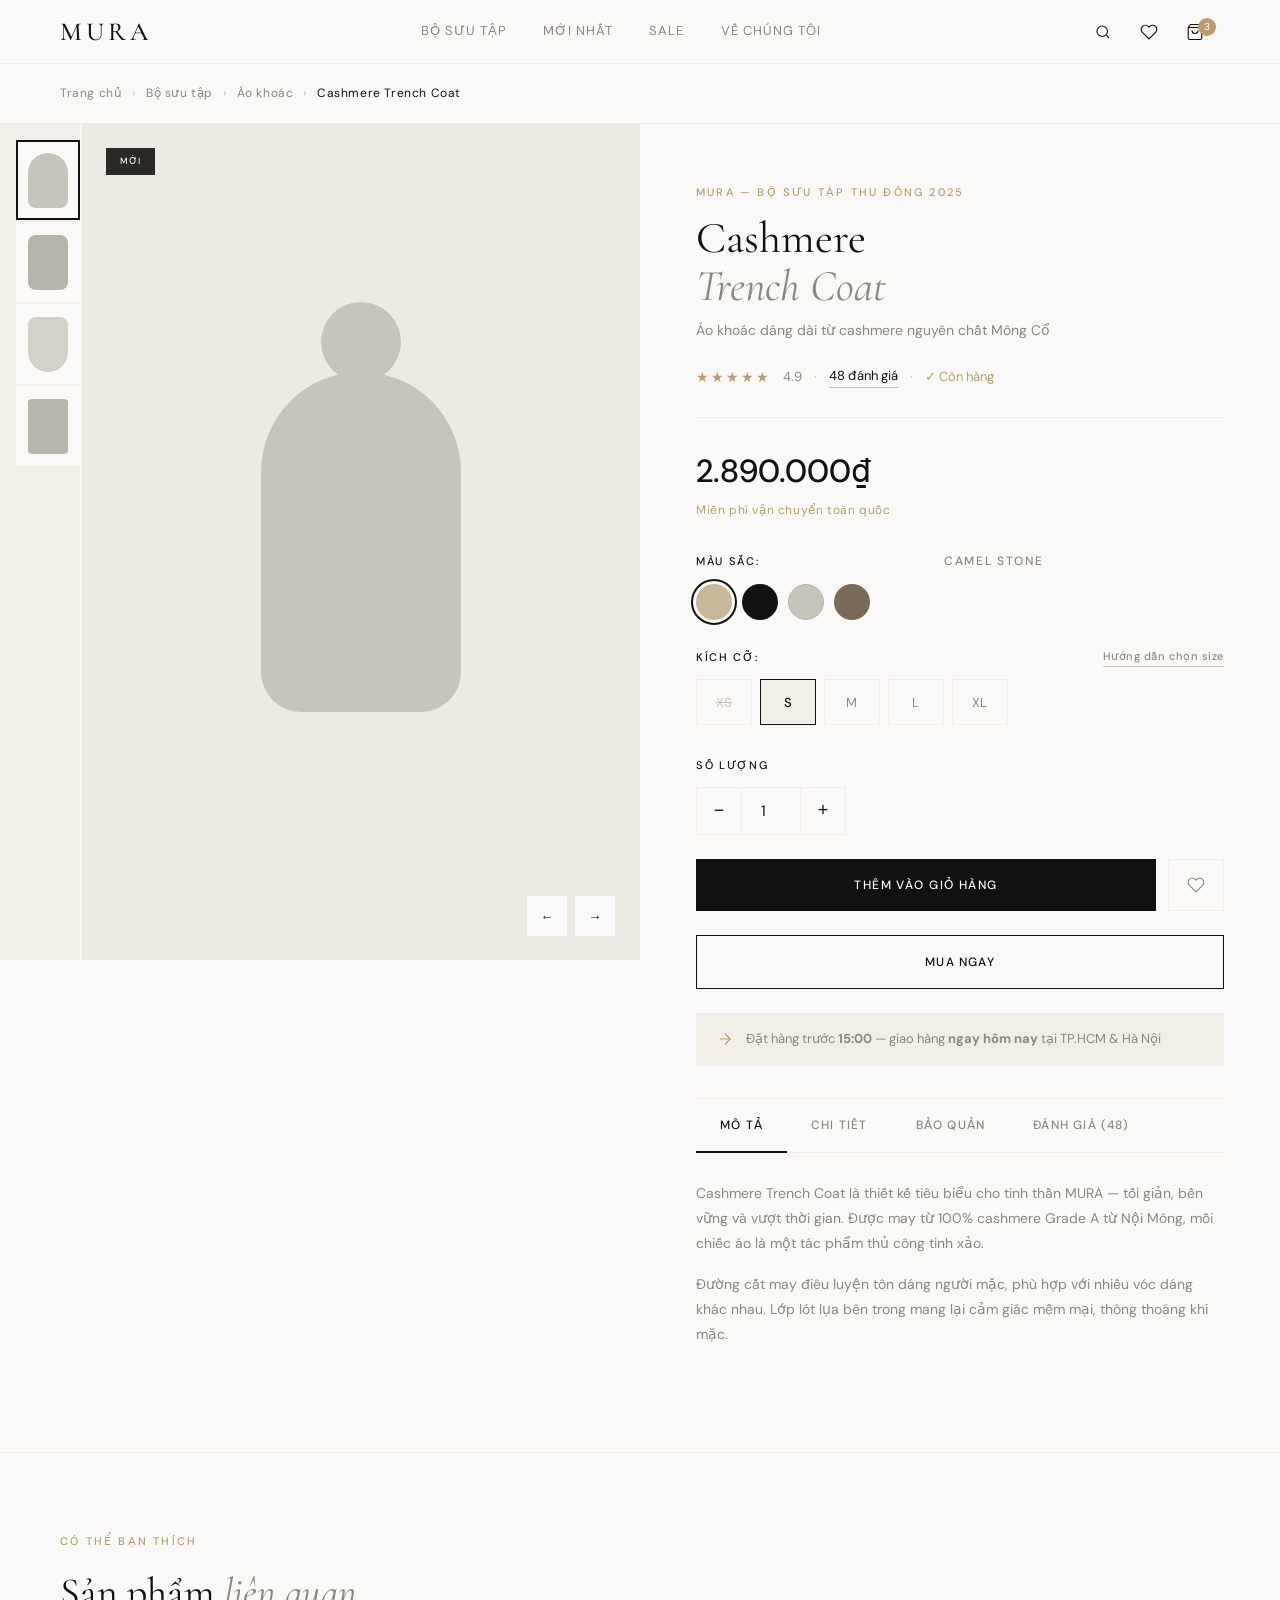
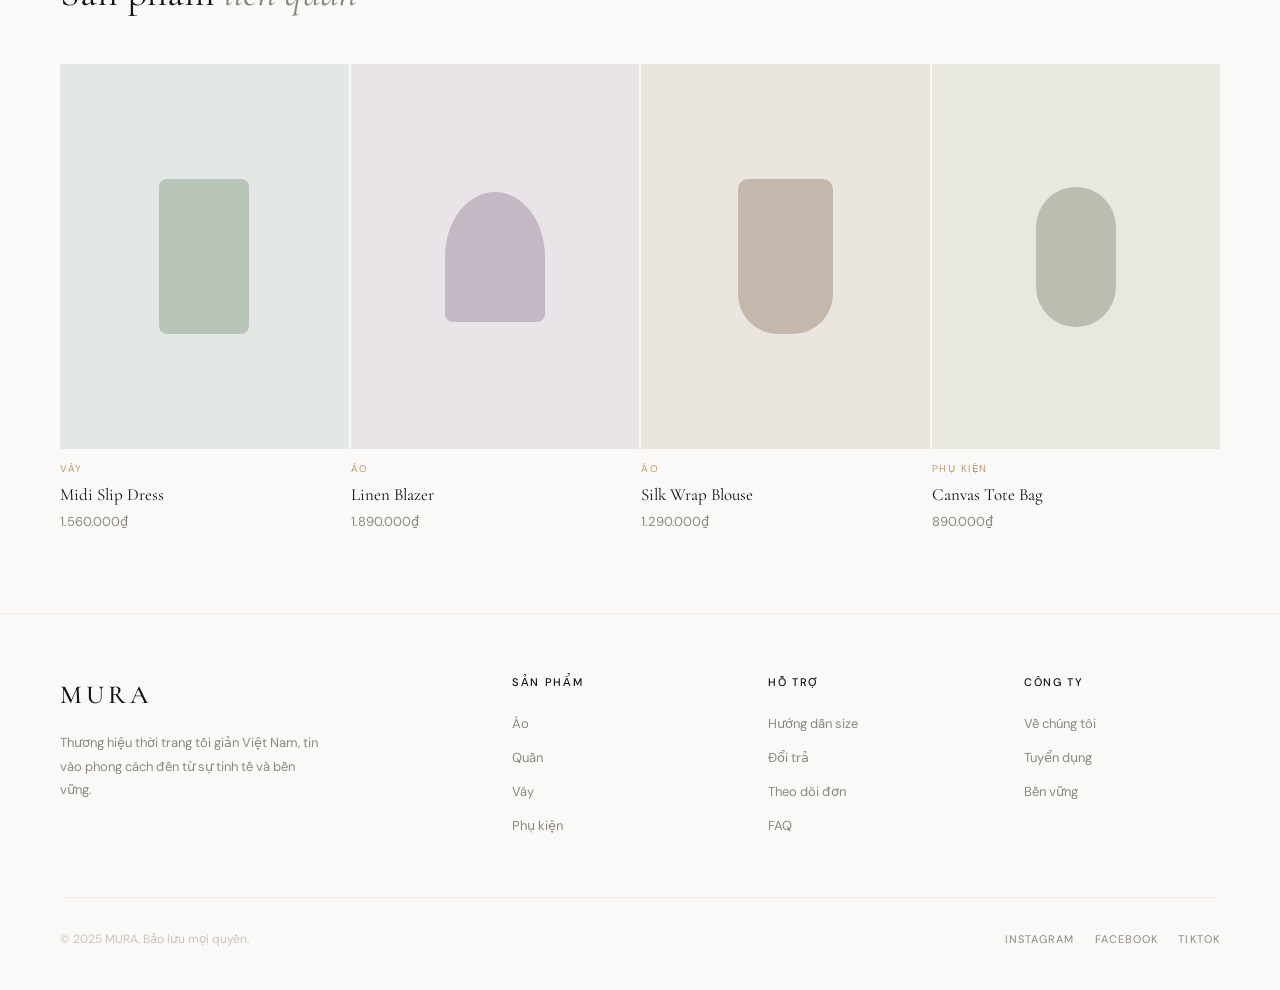
<file: setup/template_mura_shop/mura-product-detail.html>
<!doctype html>
<html lang="vi">
  <head>
    <meta charset="UTF-8" />
    <meta name="viewport" content="width=device-width, initial-scale=1.0" />
    <title>MURA — Cashmere Trench Coat</title>
    <link
      href="https://fonts.googleapis.com/css2?family=Cormorant+Garamond:wght@300;400;500;600&family=DM+Sans:wght@300;400;500&display=swap"
      rel="stylesheet"
    />
    <link rel="stylesheet" href="assets/css/product-detail.css" />
  </head>
  <body>
    <header>
      <a href="shop-template.html" class="logo">MURA</a>
      <nav>
        <a href="mura-products.html">Bộ sưu tập</a>
        <a href="#">Mới nhất</a>
        <a href="#">Sale</a>
        <a href="#">Về chúng tôi</a>
      </nav>
      <div class="header-icons">
        <button class="icon-btn">
          <svg
            width="18"
            height="18"
            fill="none"
            stroke="currentColor"
            stroke-width="1.5"
            viewBox="0 0 24 24"
          >
            <circle cx="11" cy="11" r="7" />
            <path d="m16.5 16.5 3.5 3.5" />
          </svg>
        </button>
        <button class="icon-btn">
          <svg
            width="18"
            height="18"
            fill="none"
            stroke="currentColor"
            stroke-width="1.5"
            viewBox="0 0 24 24"
          >
            <path
              d="M20.84 4.61a5.5 5.5 0 0 0-7.78 0L12 5.67l-1.06-1.06a5.5 5.5 0 0 0-7.78 7.78l1.06 1.06L12 21.23l7.78-7.78 1.06-1.06a5.5 5.5 0 0 0 0-7.78z"
            />
          </svg>
        </button>
        <a href="mura-cart.html" class="icon-btn" style="position: relative">
          <svg
            width="18"
            height="18"
            fill="none"
            stroke="currentColor"
            stroke-width="1.5"
            viewBox="0 0 24 24"
          >
            <path d="M6 2L3 6v14a2 2 0 0 0 2 2h14a2 2 0 0 0 2-2V6l-3-4z" />
            <line x1="3" y1="6" x2="21" y2="6" />
            <path d="M16 10a4 4 0 0 1-8 0" />
          </svg>
          <span class="cart-count">3</span>
        </a>
      </div>
    </header>

    <div class="breadcrumb">
      <a href="shop-template.html">Trang chủ</a><span>›</span>
      <a href="mura-products.html">Bộ sưu tập</a><span>›</span>
      <a href="mura-products.html">Áo khoác</a><span>›</span>
      <span style="color: var(--black)">Cashmere Trench Coat</span>
    </div>

    <!-- PRODUCT DETAIL -->
    <div class="product-detail">
      <!-- GALLERY -->
      <div class="gallery">
        <div class="gallery-thumbs">
          <div class="thumb active">
            <div
              style="
                width: 40px;
                height: 55px;
                background: #c8c4bc;
                border-radius: 20px 20px 8px 8px;
              "
            ></div>
          </div>
          <div class="thumb">
            <div
              style="
                width: 40px;
                height: 55px;
                background: #b8b4ac;
                border-radius: 8px;
              "
            ></div>
          </div>
          <div class="thumb">
            <div
              style="
                width: 40px;
                height: 55px;
                background: #d4d0c8;
                border-radius: 8px 8px 20px 20px;
              "
            ></div>
          </div>
          <div class="thumb">
            <div
              style="
                width: 40px;
                height: 55px;
                background: #bab6ae;
                border-radius: 4px;
              "
            ></div>
          </div>
        </div>
        <div class="gallery-main">
          <span class="product-badge-detail">Mới</span>
          <div class="main-img">
            <div
              style="
                width: 200px;
                height: 340px;
                background: #c8c4bc;
                border-radius: 100px 100px 40px 40px;
                position: relative;
              "
            >
              <div
                style="
                  position: absolute;
                  top: -70px;
                  left: 50%;
                  transform: translateX(-50%);
                  width: 80px;
                  height: 80px;
                  background: #c8c4bc;
                  border-radius: 50%;
                "
              ></div>
            </div>
          </div>
          <div class="gallery-nav">
            <button>←</button>
            <button>→</button>
          </div>
        </div>
      </div>

      <!-- INFO PANEL -->
      <div class="product-info-panel">
        <p class="product-brand">MURA — Bộ sưu tập Thu Đông 2025</p>
        <h1 class="product-title">Cashmere<br /><em>Trench Coat</em></h1>
        <p class="product-sub">
          Áo khoác dáng dài từ cashmere nguyên chất Mông Cổ
        </p>

        <div class="rating-row">
          <span class="stars">★★★★★</span>
          <span class="rating-count">4.9</span>
          <span class="rating-sep">·</span>
          <a href="#reviews" class="review-link">48 đánh giá</a>
          <span class="rating-sep">·</span>
          <span style="font-size: 13px; color: var(--gold)">✓ Còn hàng</span>
        </div>

        <div class="price-section">
          <span class="price-main">2.890.000₫</span>
          <span class="price-was"></span>
          <p class="price-save">Miễn phí vận chuyển toàn quốc</p>
        </div>

        <!-- Color -->
        <div style="margin-bottom: 28px">
          <div class="option-label">
            Màu sắc: <span class="color-name" id="colorName">Camel Stone</span>
            <span></span>
          </div>
          <div class="color-row">
            <div
              class="color-opt active"
              style="background: #c8b89a"
              title="Camel Stone"
              onclick="selectColor(this, 'Camel Stone')"
            ></div>
            <div
              class="color-opt"
              style="background: #111110"
              title="Đen Ebony"
              onclick="selectColor(this, 'Đen Ebony')"
            ></div>
            <div
              class="color-opt"
              style="background: #c8c4bc; border: 1px solid #b8b4ac"
              title="Kem Ivory"
              onclick="selectColor(this, 'Kem Ivory')"
            ></div>
            <div
              class="color-opt"
              style="background: #7a6a5a"
              title="Nâu Mocha"
              onclick="selectColor(this, 'Nâu Mocha')"
            ></div>
          </div>
        </div>

        <!-- Size -->
        <div style="margin-bottom: 28px">
          <div class="option-label">
            Kích cỡ: <a href="#">Hướng dẫn chọn size</a>
          </div>
          <div class="size-row">
            <button class="size-opt sold-out" title="Hết hàng">XS</button>
            <button class="size-opt active" onclick="selectSize(this)">
              S
            </button>
            <button class="size-opt" onclick="selectSize(this)">M</button>
            <button class="size-opt" onclick="selectSize(this)">L</button>
            <button class="size-opt" onclick="selectSize(this)">XL</button>
          </div>
        </div>

        <!-- Quantity -->
        <div style="margin-bottom: 24px">
          <div class="option-label">Số lượng</div>
          <div class="qty-row">
            <button class="qty-btn" onclick="changeQty(-1)">−</button>
            <input
              type="number"
              class="qty-input"
              id="qty"
              value="1"
              min="1"
              max="10"
            />
            <button class="qty-btn" onclick="changeQty(1)">+</button>
          </div>
        </div>

        <!-- CTA -->
        <div class="cta-row">
          <button
            class="btn-primary"
            onclick="window.location = 'mura-cart.html'"
          >
            Thêm vào giỏ hàng
          </button>
          <button class="btn-wish">
            <svg
              width="18"
              height="18"
              fill="none"
              stroke="currentColor"
              stroke-width="1.5"
              viewBox="0 0 24 24"
            >
              <path
                d="M20.84 4.61a5.5 5.5 0 0 0-7.78 0L12 5.67l-1.06-1.06a5.5 5.5 0 0 0-7.78 7.78l1.06 1.06L12 21.23l7.78-7.78 1.06-1.06a5.5 5.5 0 0 0 0-7.78z"
              />
            </svg>
          </button>
        </div>
        <button
          class="btn-secondary"
          style="width: 100%; margin-bottom: 24px"
          onclick="window.location = 'mura-checkout.html'"
        >
          Mua ngay
        </button>

        <div class="shipping-note">
          <svg
            width="18"
            height="18"
            fill="none"
            stroke="currentColor"
            stroke-width="1.5"
            viewBox="0 0 24 24"
          >
            <path d="M5 12h14M12 5l7 7-7 7" />
          </svg>
          <span
            >Đặt hàng trước <strong>15:00</strong> — giao hàng
            <strong>ngay hôm nay</strong> tại TP.HCM & Hà Nội</span
          >
        </div>

        <!-- TABS -->
        <div class="tabs">
          <div class="tab-nav">
            <button class="tab-btn active" onclick="openTab(this, 'desc')">
              Mô tả
            </button>
            <button class="tab-btn" onclick="openTab(this, 'detail')">
              Chi tiết
            </button>
            <button class="tab-btn" onclick="openTab(this, 'care')">
              Bảo quản
            </button>
            <button class="tab-btn" onclick="openTab(this, 'reviews')">
              Đánh giá (48)
            </button>
          </div>

          <div class="tab-content active" id="tab-desc">
            <p>
              Cashmere Trench Coat là thiết kế tiêu biểu cho tinh thần MURA —
              tối giản, bền vững và vượt thời gian. Được may từ 100% cashmere
              Grade A từ Nội Mông, mỗi chiếc áo là một tác phẩm thủ công tinh
              xảo.
            </p>
            <p>
              Đường cắt may điêu luyện tôn dáng người mặc, phù hợp với nhiều vóc
              dáng khác nhau. Lớp lót lụa bên trong mang lại cảm giác mềm mại,
              thông thoáng khi mặc.
            </p>
          </div>

          <div class="tab-content" id="tab-detail">
            <table class="spec-table">
              <tr>
                <td>Chất liệu</td>
                <td>100% Cashmere Grade A</td>
              </tr>
              <tr>
                <td>Xuất xứ</td>
                <td>Sản xuất tại Việt Nam</td>
              </tr>
              <tr>
                <td>Dáng áo</td>
                <td>Dáng dài, ôm nhẹ</td>
              </tr>
              <tr>
                <td>Độ dài</td>
                <td>105 cm (size M)</td>
              </tr>
              <tr>
                <td>Màu sắc</td>
                <td>Camel Stone, Đen Ebony, Kem Ivory, Nâu Mocha</td>
              </tr>
              <tr>
                <td>Cúc áo</td>
                <td>Đồi mồi nhân tạo</td>
              </tr>
              <tr>
                <td>Lớp lót</td>
                <td>Lụa 100%</td>
              </tr>
              <tr>
                <td>Mã sản phẩm</td>
                <td>MR-TC-2025-001</td>
              </tr>
            </table>
          </div>

          <div class="tab-content" id="tab-care">
            <p>Để bảo quản cashmere đúng cách và giữ được vẻ đẹp lâu dài:</p>
            <table class="spec-table">
              <tr>
                <td>Giặt</td>
                <td>Giặt tay nhẹ nhàng hoặc giặt khô</td>
              </tr>
              <tr>
                <td>Nhiệt độ</td>
                <td>Nước lạnh hoặc ấm, tối đa 30°C</td>
              </tr>
              <tr>
                <td>Ủi</td>
                <td>Nhiệt độ thấp, ủi mặt trái</td>
              </tr>
              <tr>
                <td>Bảo quản</td>
                <td>Gập phẳng, tránh treo lâu ngày</td>
              </tr>
              <tr>
                <td>Tẩy</td>
                <td>Không sử dụng chất tẩy</td>
              </tr>
            </table>
          </div>

          <div class="tab-content" id="tab-reviews" id="reviews">
            <div class="review-summary">
              <div class="review-score">
                <div class="score-num">4.9</div>
                <div class="score-stars">★★★★★</div>
                <div class="score-total">48 đánh giá</div>
              </div>
              <div class="review-bars">
                <div class="bar-row">
                  <span>5 ★</span>
                  <div class="bar-track">
                    <div class="bar-fill" style="width: 85%"></div>
                  </div>
                  <span>41</span>
                </div>
                <div class="bar-row">
                  <span>4 ★</span>
                  <div class="bar-track">
                    <div class="bar-fill" style="width: 10%"></div>
                  </div>
                  <span>5</span>
                </div>
                <div class="bar-row">
                  <span>3 ★</span>
                  <div class="bar-track">
                    <div class="bar-fill" style="width: 4%"></div>
                  </div>
                  <span>2</span>
                </div>
                <div class="bar-row">
                  <span>2 ★</span>
                  <div class="bar-track">
                    <div class="bar-fill" style="width: 0%"></div>
                  </div>
                  <span>0</span>
                </div>
                <div class="bar-row">
                  <span>1 ★</span>
                  <div class="bar-track">
                    <div class="bar-fill" style="width: 0%"></div>
                  </div>
                  <span>0</span>
                </div>
              </div>
            </div>
            <div class="review-card">
              <div class="review-header">
                <span class="reviewer">Nguyễn Minh Anh</span
                ><span class="review-date">12/11/2025</span>
              </div>
              <div class="review-stars">★★★★★</div>
              <p class="review-text">
                Chất cashmere mềm và ấm hơn mình tưởng rất nhiều. Mặc lần đầu đã
                nghiện, form áo cũng rất đẹp. Đóng gói cẩn thận, giao nhanh. Sẽ
                mua thêm màu khác!
              </p>
            </div>
            <div class="review-card">
              <div class="review-header">
                <span class="reviewer">Trần Linh Chi</span
                ><span class="review-date">05/11/2025</span>
              </div>
              <div class="review-stars">★★★★★</div>
              <p class="review-text">
                Đây là chiếc áo đáng đầu tư nhất tủ đồ của mình. Mặc đi làm hay
                đi chơi đều hợp. Màu Camel Stone rất sang, không bị lỗi mốt.
              </p>
            </div>
          </div>
        </div>
      </div>
    </div>

    <!-- RELATED PRODUCTS -->
    <section class="related">
      <p class="section-label">Có thể bạn thích</p>
      <h2 class="section-title">Sản phẩm <em>liên quan</em></h2>
      <div class="related-grid">
        <div class="related-card">
          <div class="related-img" style="background: #e4e8e4">
            <div
              style="
                width: 90px;
                height: 155px;
                background: #b8c4b8;
                border-radius: 8px;
              "
            ></div>
          </div>
          <div class="related-info">
            <p
              style="
                font-size: 10px;
                color: var(--gold);
                letter-spacing: 0.15em;
                text-transform: uppercase;
                margin-bottom: 4px;
              "
            >
              Váy
            </p>
            <p class="related-name">Midi Slip Dress</p>
            <p class="related-price">1.560.000₫</p>
          </div>
        </div>
        <div class="related-card">
          <div class="related-img" style="background: #e8e4e8">
            <div
              style="
                width: 100px;
                height: 130px;
                background: #c4b8c4;
                border-radius: 50% 50% 8px 8px;
              "
            ></div>
          </div>
          <div class="related-info">
            <p
              style="
                font-size: 10px;
                color: var(--gold);
                letter-spacing: 0.15em;
                text-transform: uppercase;
                margin-bottom: 4px;
              "
            >
              Áo
            </p>
            <p class="related-name">Linen Blazer</p>
            <p class="related-price">1.890.000₫</p>
          </div>
        </div>
        <div class="related-card">
          <div class="related-img" style="background: #ebe5e0">
            <div
              style="
                width: 95px;
                height: 155px;
                background: #c4b8ac;
                border-radius: 10px 10px 40px 40px;
              "
            ></div>
          </div>
          <div class="related-info">
            <p
              style="
                font-size: 10px;
                color: var(--gold);
                letter-spacing: 0.15em;
                text-transform: uppercase;
                margin-bottom: 4px;
              "
            >
              Áo
            </p>
            <p class="related-name">Silk Wrap Blouse</p>
            <p class="related-price">1.290.000₫</p>
          </div>
        </div>
        <div class="related-card">
          <div class="related-img" style="background: #e8e8e0">
            <div
              style="
                width: 80px;
                height: 140px;
                background: #bcbcb0;
                border-radius: 40px;
              "
            ></div>
          </div>
          <div class="related-info">
            <p
              style="
                font-size: 10px;
                color: var(--gold);
                letter-spacing: 0.15em;
                text-transform: uppercase;
                margin-bottom: 4px;
              "
            >
              Phụ kiện
            </p>
            <p class="related-name">Canvas Tote Bag</p>
            <p class="related-price">890.000₫</p>
          </div>
        </div>
      </div>
    </section>

    <footer>
      <div class="footer-grid">
        <div class="footer-brand">
          <a href="shop-template.html" class="logo">MURA</a>
          <p>
            Thương hiệu thời trang tối giản Việt Nam, tin vào phong cách đến từ
            sự tinh tế và bền vững.
          </p>
        </div>
        <div class="footer-col">
          <h4>Sản phẩm</h4>
          <ul>
            <li><a href="#">Áo</a></li>
            <li><a href="#">Quần</a></li>
            <li><a href="#">Váy</a></li>
            <li><a href="#">Phụ kiện</a></li>
          </ul>
        </div>
        <div class="footer-col">
          <h4>Hỗ trợ</h4>
          <ul>
            <li><a href="#">Hướng dẫn size</a></li>
            <li><a href="#">Đổi trả</a></li>
            <li><a href="#">Theo dõi đơn</a></li>
            <li><a href="#">FAQ</a></li>
          </ul>
        </div>
        <div class="footer-col">
          <h4>Công ty</h4>
          <ul>
            <li><a href="#">Về chúng tôi</a></li>
            <li><a href="#">Tuyển dụng</a></li>
            <li><a href="#">Bền vững</a></li>
          </ul>
        </div>
      </div>
      <div class="footer-bottom">
        <p>© 2025 MURA. Bảo lưu mọi quyền.</p>
        <div class="social-links">
          <a href="#">Instagram</a><a href="#">Facebook</a
          ><a href="#">TikTok</a>
        </div>
      </div>
    </footer>

    <script src="assets/js/product-detail.js"></script>
  </body>
</html>
</file>
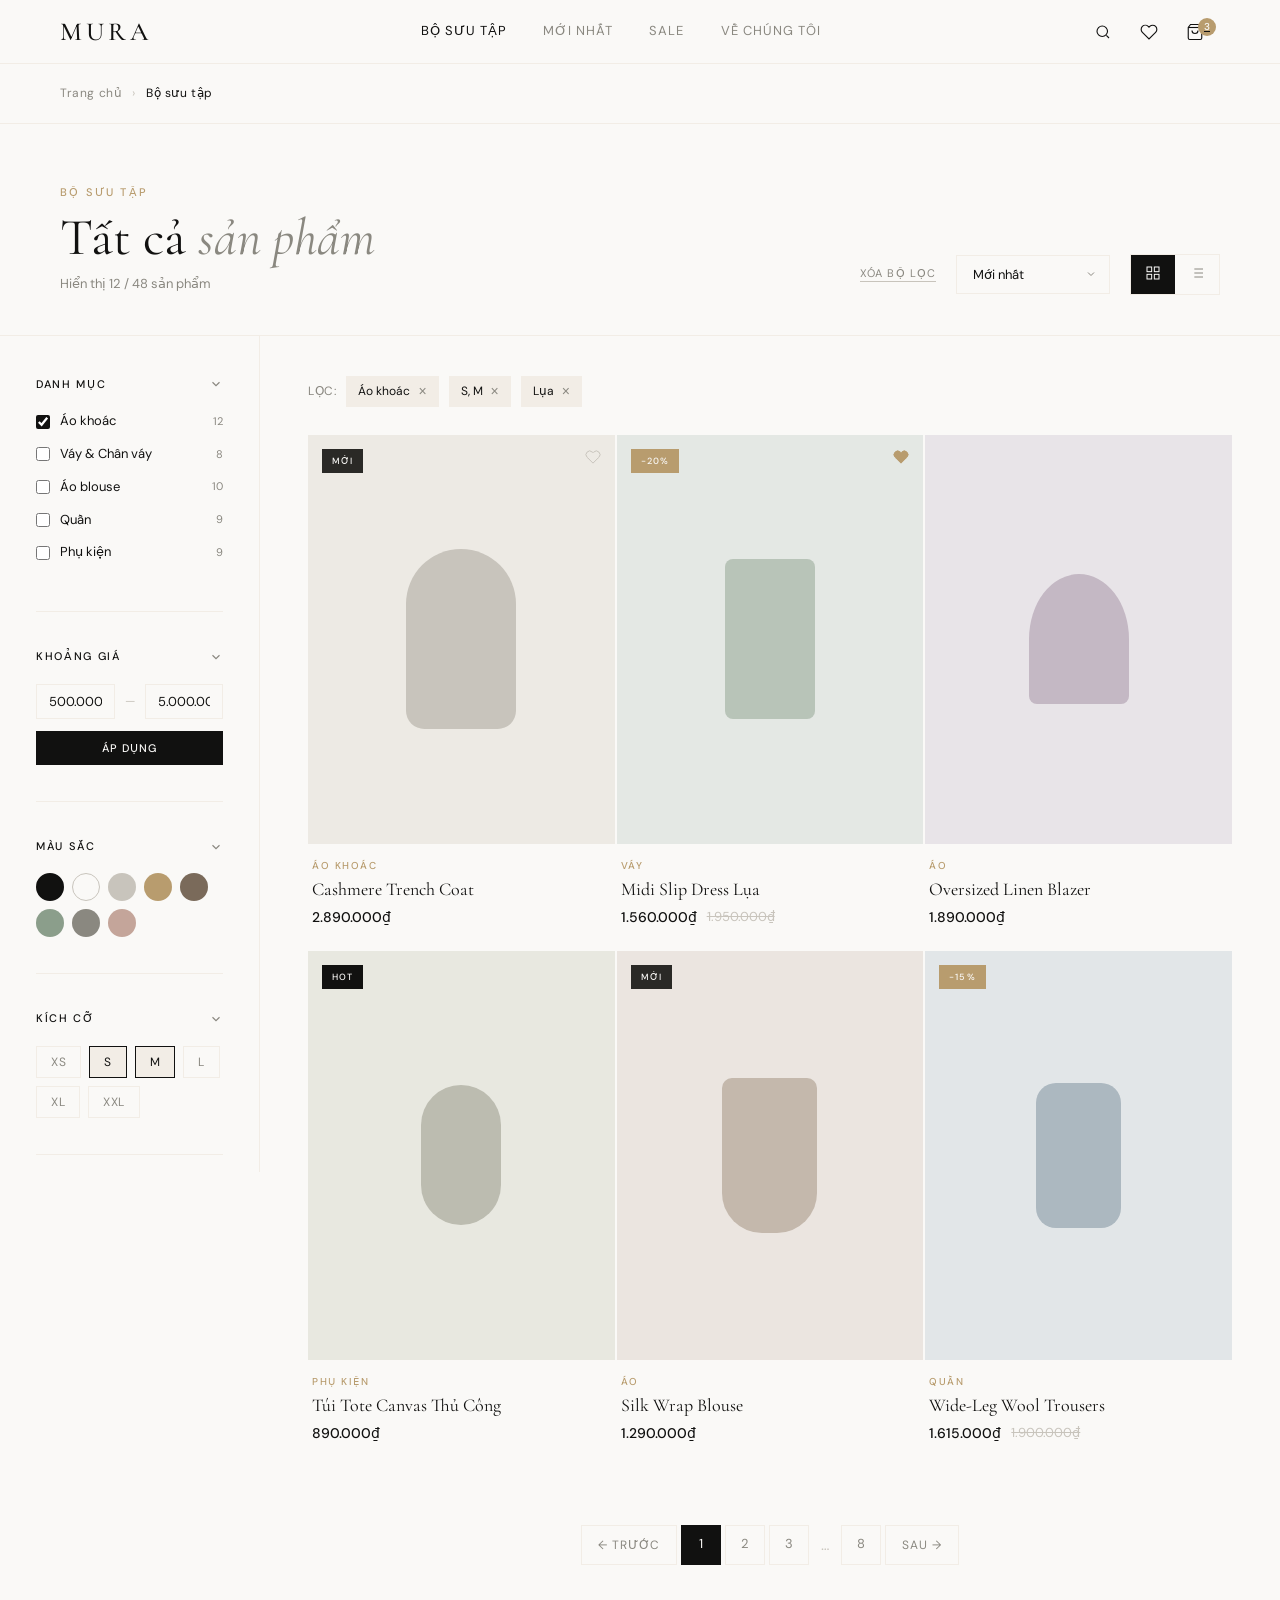
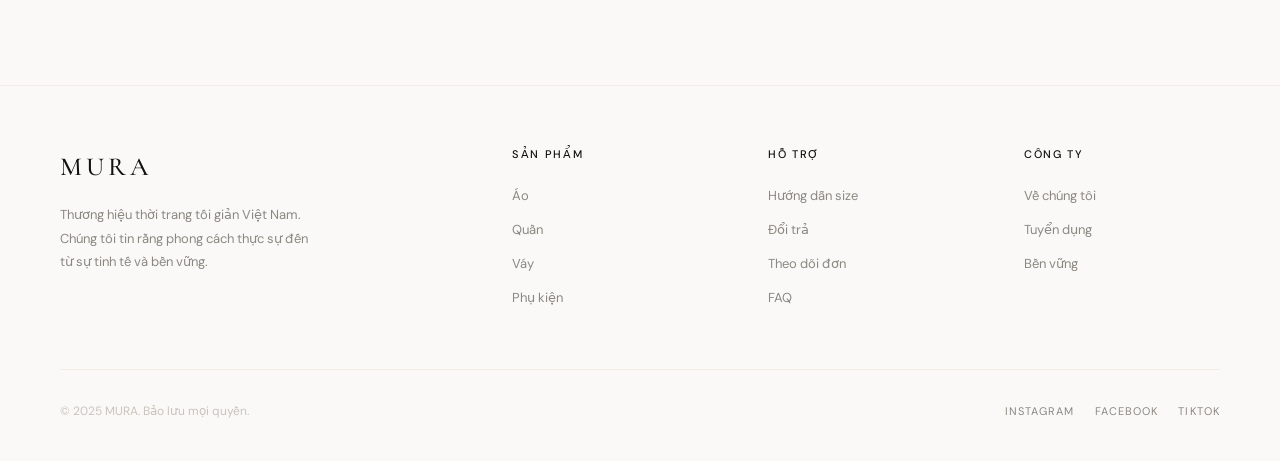
<file: setup/template_mura_shop/mura-products.html>
<!doctype html>
<html lang="vi">
  <head>
    <meta charset="UTF-8" />
    <meta name="viewport" content="width=device-width, initial-scale=1.0" />
    <title>MURA — Danh Sách Sản Phẩm</title>
    <link
      href="https://fonts.googleapis.com/css2?family=Cormorant+Garamond:wght@300;400;500;600&family=DM+Sans:wght@300;400;500&display=swap"
      rel="stylesheet"
    />
    <link rel="stylesheet" href="assets/css/products.css" />
  </head>
  <body>
    <header>
      <a href="shop-template.html" class="logo">MURA</a>
      <nav>
        <a href="mura-products.html" class="active">Bộ sưu tập</a>
        <a href="#">Mới nhất</a>
        <a href="#">Sale</a>
        <a href="#">Về chúng tôi</a>
      </nav>
      <div class="header-icons">
        <button class="icon-btn">
          <svg
            width="18"
            height="18"
            fill="none"
            stroke="currentColor"
            stroke-width="1.5"
            viewBox="0 0 24 24"
          >
            <circle cx="11" cy="11" r="7" />
            <path d="m16.5 16.5 3.5 3.5" />
          </svg>
        </button>
        <button class="icon-btn">
          <svg
            width="18"
            height="18"
            fill="none"
            stroke="currentColor"
            stroke-width="1.5"
            viewBox="0 0 24 24"
          >
            <path
              d="M20.84 4.61a5.5 5.5 0 0 0-7.78 0L12 5.67l-1.06-1.06a5.5 5.5 0 0 0-7.78 7.78l1.06 1.06L12 21.23l7.78-7.78 1.06-1.06a5.5 5.5 0 0 0 0-7.78z"
            />
          </svg>
        </button>
        <a href="mura-cart.html" class="icon-btn" style="position: relative">
          <svg
            width="18"
            height="18"
            fill="none"
            stroke="currentColor"
            stroke-width="1.5"
            viewBox="0 0 24 24"
          >
            <path d="M6 2L3 6v14a2 2 0 0 0 2 2h14a2 2 0 0 0 2-2V6l-3-4z" />
            <line x1="3" y1="6" x2="21" y2="6" />
            <path d="M16 10a4 4 0 0 1-8 0" />
          </svg>
          <span class="cart-count">3</span>
        </a>
      </div>
    </header>

    <div class="breadcrumb">
      <a href="shop-template.html">Trang chủ</a>
      <span>›</span>
      <span style="color: var(--black)">Bộ sưu tập</span>
    </div>

    <div class="page-header">
      <div class="page-header-left">
        <p class="label">Bộ sưu tập</p>
        <h1 class="page-title">Tất cả <em>sản phẩm</em></h1>
        <p class="product-count">Hiển thị 12 / 48 sản phẩm</p>
      </div>
      <div class="page-header-right">
        <button class="filter-clear" onclick="clearFilters()">
          Xóa bộ lọc
        </button>
        <select class="sort-select">
          <option>Mới nhất</option>
          <option>Giá: Thấp → Cao</option>
          <option>Giá: Cao → Thấp</option>
          <option>Phổ biến nhất</option>
          <option>Đánh giá cao nhất</option>
        </select>
        <div class="view-toggle">
          <button
            class="view-btn active"
            id="grid-btn"
            onclick="setView('grid')"
            title="Lưới"
          >
            <svg
              width="16"
              height="16"
              fill="none"
              stroke="currentColor"
              stroke-width="1.5"
              viewBox="0 0 24 24"
            >
              <rect x="3" y="3" width="7" height="7" />
              <rect x="14" y="3" width="7" height="7" />
              <rect x="3" y="14" width="7" height="7" />
              <rect x="14" y="14" width="7" height="7" />
            </svg>
          </button>
          <button
            class="view-btn"
            id="list-btn"
            onclick="setView('list')"
            title="Danh sách"
          >
            <svg
              width="16"
              height="16"
              fill="none"
              stroke="currentColor"
              stroke-width="1.5"
              viewBox="0 0 24 24"
            >
              <line x1="8" y1="6" x2="21" y2="6" />
              <line x1="8" y1="12" x2="21" y2="12" />
              <line x1="8" y1="18" x2="21" y2="18" />
              <line x1="3" y1="6" x2="3.01" y2="6" />
              <line x1="3" y1="12" x2="3.01" y2="12" />
              <line x1="3" y1="18" x2="3.01" y2="18" />
            </svg>
          </button>
        </div>
      </div>
    </div>

    <div class="shop-layout">
      <!-- SIDEBAR -->
      <aside class="sidebar">
        <div class="filter-section">
          <div class="filter-title">
            Danh mục
            <svg
              width="14"
              height="14"
              fill="none"
              stroke="currentColor"
              stroke-width="2"
              viewBox="0 0 24 24"
            >
              <path d="M6 9l6 6 6-6" />
            </svg>
          </div>
          <div class="filter-option">
            <label><input type="checkbox" checked /> Áo khoác</label
            ><span class="filter-count">12</span>
          </div>
          <div class="filter-option">
            <label><input type="checkbox" /> Váy & Chân váy</label
            ><span class="filter-count">8</span>
          </div>
          <div class="filter-option">
            <label><input type="checkbox" /> Áo blouse</label
            ><span class="filter-count">10</span>
          </div>
          <div class="filter-option">
            <label><input type="checkbox" /> Quần</label
            ><span class="filter-count">9</span>
          </div>
          <div class="filter-option">
            <label><input type="checkbox" /> Phụ kiện</label
            ><span class="filter-count">9</span>
          </div>
        </div>

        <div class="filter-section">
          <div class="filter-title">
            Khoảng giá
            <svg
              width="14"
              height="14"
              fill="none"
              stroke="currentColor"
              stroke-width="2"
              viewBox="0 0 24 24"
            >
              <path d="M6 9l6 6 6-6" />
            </svg>
          </div>
          <div class="price-range">
            <div class="price-inputs">
              <input
                type="text"
                class="price-input"
                placeholder="500.000₫"
                value="500.000₫"
              />
              <span class="price-sep">—</span>
              <input
                type="text"
                class="price-input"
                placeholder="5.000.000₫"
                value="5.000.000₫"
              />
            </div>
            <button
              style="
                background: var(--black);
                color: var(--white);
                border: none;
                font-family: var(--sans);
                font-size: 11px;
                letter-spacing: 0.1em;
                text-transform: uppercase;
                padding: 10px 20px;
                cursor: pointer;
                width: 100%;
                font-weight: 500;
              "
            >
              Áp dụng
            </button>
          </div>
        </div>

        <div class="filter-section">
          <div class="filter-title">
            Màu sắc
            <svg
              width="14"
              height="14"
              fill="none"
              stroke="currentColor"
              stroke-width="2"
              viewBox="0 0 24 24"
            >
              <path d="M6 9l6 6 6-6" />
            </svg>
          </div>
          <div class="color-options">
            <div
              class="color-swatch active"
              style="background: #111110"
              title="Đen"
            ></div>
            <div
              class="color-swatch"
              style="background: #faf9f7; border: 1px solid #c8c4bc"
              title="Trắng"
            ></div>
            <div
              class="color-swatch"
              style="background: #c8c4bc"
              title="Xám nhạt"
            ></div>
            <div
              class="color-swatch"
              style="background: #b89c6e"
              title="Vàng camel"
            ></div>
            <div
              class="color-swatch"
              style="background: #7a6a5a"
              title="Nâu"
            ></div>
            <div
              class="color-swatch"
              style="background: #8b9e8b"
              title="Xanh rêu"
            ></div>
            <div
              class="color-swatch"
              style="background: #8a8880"
              title="Xám"
            ></div>
            <div
              class="color-swatch"
              style="background: #c4a59a"
              title="Hồng nude"
            ></div>
          </div>
        </div>

        <div class="filter-section">
          <div class="filter-title">
            Kích cỡ
            <svg
              width="14"
              height="14"
              fill="none"
              stroke="currentColor"
              stroke-width="2"
              viewBox="0 0 24 24"
            >
              <path d="M6 9l6 6 6-6" />
            </svg>
          </div>
          <div class="size-options">
            <button class="size-btn">XS</button>
            <button class="size-btn active">S</button>
            <button class="size-btn active">M</button>
            <button class="size-btn">L</button>
            <button class="size-btn">XL</button>
            <button class="size-btn">XXL</button>
          </div>
        </div>

        <div class="filter-section">
          <div class="filter-title">
            Chất liệu
            <svg
              width="14"
              height="14"
              fill="none"
              stroke="currentColor"
              stroke-width="2"
              viewBox="0 0 24 24"
            >
              <path d="M6 9l6 6 6-6" />
            </svg>
          </div>
          <div class="filter-option">
            <label><input type="checkbox" checked /> Lụa</label
            ><span class="filter-count">7</span>
          </div>
          <div class="filter-option">
            <label><input type="checkbox" /> Cashmere</label
            ><span class="filter-count">5</span>
          </div>
          <div class="filter-option">
            <label><input type="checkbox" /> Cotton hữu cơ</label
            ><span class="filter-count">14</span>
          </div>
          <div class="filter-option">
            <label><input type="checkbox" /> Len Merino</label
            ><span class="filter-count">8</span>
          </div>
          <div class="filter-option">
            <label><input type="checkbox" /> Vải lanh</label
            ><span class="filter-count">9</span>
          </div>
        </div>
      </aside>

      <!-- PRODUCTS AREA -->
      <div class="products-area">
        <div class="active-filters">
          <span
            style="
              font-size: 12px;
              color: var(--muted);
              letter-spacing: 0.05em;
              text-transform: uppercase;
            "
            >Lọc:</span
          >
          <span class="filter-tag"
            >Áo khoác
            <button onclick="this.parentElement.remove()">×</button></span
          >
          <span class="filter-tag"
            >S, M <button onclick="this.parentElement.remove()">×</button></span
          >
          <span class="filter-tag"
            >Lụa <button onclick="this.parentElement.remove()">×</button></span
          >
        </div>

        <div class="product-grid" id="productGrid">
          <!-- Card 1 -->
          <div class="product-card">
            <div class="product-img bg-c1">
              <div class="product-img-bg">
                <div
                  style="
                    width: 110px;
                    height: 180px;
                    background: #c8c4bc;
                    border-radius: 60px 60px 20px 20px;
                  "
                ></div>
              </div>
              <span class="product-badge new">Mới</span>
              <button class="wish-btn">
                <svg
                  width="16"
                  height="16"
                  fill="none"
                  stroke="currentColor"
                  stroke-width="1.5"
                  viewBox="0 0 24 24"
                >
                  <path
                    d="M20.84 4.61a5.5 5.5 0 0 0-7.78 0L12 5.67l-1.06-1.06a5.5 5.5 0 0 0-7.78 7.78l1.06 1.06L12 21.23l7.78-7.78 1.06-1.06a5.5 5.5 0 0 0 0-7.78z"
                  />
                </svg>
              </button>
              <div class="product-overlay">
                <button
                  class="overlay-btn"
                  onclick="window.location = 'mura-product-detail.html'"
                >
                  Xem nhanh
                </button>
                <button class="overlay-btn">+ Giỏ hàng</button>
              </div>
            </div>
            <div class="product-info">
              <p class="product-tag">Áo khoác</p>
              <p class="product-name">
                <a
                  href="mura-product-detail.html"
                  style="text-decoration: none; color: inherit"
                  >Cashmere Trench Coat</a
                >
              </p>
              <p class="product-desc-short">
                Áo khoác dáng dài từ cashmere nguyên chất, phiên bản giới hạn.
              </p>
              <div class="product-price">
                <span class="price-current">2.890.000₫</span>
              </div>
            </div>
          </div>

          <!-- Card 2 -->
          <div class="product-card">
            <div class="product-img bg-c2">
              <div class="product-img-bg">
                <div
                  style="
                    width: 90px;
                    height: 160px;
                    background: #b8c4b8;
                    border-radius: 8px;
                  "
                ></div>
              </div>
              <span class="product-badge sale">−20%</span>
              <button class="wish-btn active">
                <svg
                  width="16"
                  height="16"
                  fill="currentColor"
                  stroke="currentColor"
                  stroke-width="1.5"
                  viewBox="0 0 24 24"
                >
                  <path
                    d="M20.84 4.61a5.5 5.5 0 0 0-7.78 0L12 5.67l-1.06-1.06a5.5 5.5 0 0 0-7.78 7.78l1.06 1.06L12 21.23l7.78-7.78 1.06-1.06a5.5 5.5 0 0 0 0-7.78z"
                  />
                </svg>
              </button>
              <div class="product-overlay">
                <button
                  class="overlay-btn"
                  onclick="window.location = 'mura-product-detail.html'"
                >
                  Xem nhanh
                </button>
                <button class="overlay-btn">+ Giỏ hàng</button>
              </div>
            </div>
            <div class="product-info">
              <p class="product-tag">Váy</p>
              <p class="product-name">
                <a
                  href="mura-product-detail.html"
                  style="text-decoration: none; color: inherit"
                  >Midi Slip Dress Lụa</a
                >
              </p>
              <p class="product-desc-short">
                Váy lụa dáng midi tôn dáng, chất liệu mềm mại tự nhiên.
              </p>
              <div class="product-price">
                <span class="price-current">1.560.000₫</span
                ><span class="price-original">1.950.000₫</span>
              </div>
            </div>
          </div>

          <!-- Card 3 -->
          <div class="product-card">
            <div class="product-img bg-c3">
              <div class="product-img-bg">
                <div
                  style="
                    width: 100px;
                    height: 130px;
                    background: #c4b8c4;
                    border-radius: 50% 50% 8px 8px;
                  "
                ></div>
              </div>
              <div class="product-overlay">
                <button
                  class="overlay-btn"
                  onclick="window.location = 'mura-product-detail.html'"
                >
                  Xem nhanh
                </button>
                <button class="overlay-btn">+ Giỏ hàng</button>
              </div>
            </div>
            <div class="product-info">
              <p class="product-tag">Áo</p>
              <p class="product-name">
                <a
                  href="mura-product-detail.html"
                  style="text-decoration: none; color: inherit"
                  >Oversized Linen Blazer</a
                >
              </p>
              <p class="product-desc-short">
                Blazer vải lanh dáng oversized hiện đại, phù hợp cả đi làm lẫn
                dạo phố.
              </p>
              <div class="product-price">
                <span class="price-current">1.890.000₫</span>
              </div>
            </div>
          </div>

          <!-- Card 4 -->
          <div class="product-card">
            <div class="product-img bg-c4">
              <div class="product-img-bg">
                <div
                  style="
                    width: 80px;
                    height: 140px;
                    background: #bcbcb0;
                    border-radius: 40px;
                  "
                ></div>
              </div>
              <span class="product-badge">Hot</span>
              <div class="product-overlay">
                <button
                  class="overlay-btn"
                  onclick="window.location = 'mura-product-detail.html'"
                >
                  Xem nhanh
                </button>
                <button class="overlay-btn">+ Giỏ hàng</button>
              </div>
            </div>
            <div class="product-info">
              <p class="product-tag">Phụ kiện</p>
              <p class="product-name">
                <a
                  href="mura-product-detail.html"
                  style="text-decoration: none; color: inherit"
                  >Túi Tote Canvas Thủ Công</a
                >
              </p>
              <p class="product-desc-short">
                Túi tote từ canvas hữu cơ, thiết kế đơn giản nhưng đẳng cấp.
              </p>
              <div class="product-price">
                <span class="price-current">890.000₫</span>
              </div>
            </div>
          </div>

          <!-- Card 5 -->
          <div class="product-card">
            <div class="product-img bg-c5">
              <div class="product-img-bg">
                <div
                  style="
                    width: 95px;
                    height: 155px;
                    background: #c4b8ac;
                    border-radius: 10px 10px 40px 40px;
                  "
                ></div>
              </div>
              <span class="product-badge new">Mới</span>
              <div class="product-overlay">
                <button
                  class="overlay-btn"
                  onclick="window.location = 'mura-product-detail.html'"
                >
                  Xem nhanh
                </button>
                <button class="overlay-btn">+ Giỏ hàng</button>
              </div>
            </div>
            <div class="product-info">
              <p class="product-tag">Áo</p>
              <p class="product-name">
                <a
                  href="mura-product-detail.html"
                  style="text-decoration: none; color: inherit"
                  >Silk Wrap Blouse</a
                >
              </p>
              <p class="product-desc-short">
                Áo lụa kiểu wrap tinh tế, thích hợp đi tiệc hoặc công sở.
              </p>
              <div class="product-price">
                <span class="price-current">1.290.000₫</span>
              </div>
            </div>
          </div>

          <!-- Card 6 -->
          <div class="product-card">
            <div class="product-img bg-c6">
              <div class="product-img-bg">
                <div
                  style="
                    width: 85px;
                    height: 145px;
                    background: #acb8c0;
                    border-radius: 20px;
                  "
                ></div>
              </div>
              <span class="product-badge sale">−15%</span>
              <div class="product-overlay">
                <button
                  class="overlay-btn"
                  onclick="window.location = 'mura-product-detail.html'"
                >
                  Xem nhanh
                </button>
                <button class="overlay-btn">+ Giỏ hàng</button>
              </div>
            </div>
            <div class="product-info">
              <p class="product-tag">Quần</p>
              <p class="product-name">
                <a
                  href="mura-product-detail.html"
                  style="text-decoration: none; color: inherit"
                  >Wide-Leg Wool Trousers</a
                >
              </p>
              <p class="product-desc-short">
                Quần len ống rộng sang trọng, form dáng chuẩn Châu Âu.
              </p>
              <div class="product-price">
                <span class="price-current">1.615.000₫</span
                ><span class="price-original">1.900.000₫</span>
              </div>
            </div>
          </div>
        </div>
        <!-- end grid -->

        <!-- PAGINATION -->
        <div class="pagination">
          <button class="page-btn prev-next">← Trước</button>
          <a href="#" class="page-btn active">1</a>
          <a href="#" class="page-btn">2</a>
          <a href="#" class="page-btn">3</a>
          <span style="color: var(--stone); padding: 0 8px">…</span>
          <a href="#" class="page-btn">8</a>
          <button class="page-btn prev-next">Sau →</button>
        </div>
      </div>
      <!-- end products-area -->
    </div>
    <!-- end shop-layout -->

    <footer>
      <div class="footer-grid">
        <div class="footer-brand">
          <a href="shop-template.html" class="logo">MURA</a>
          <p>
            Thương hiệu thời trang tối giản Việt Nam. Chúng tôi tin rằng phong
            cách thực sự đến từ sự tinh tế và bền vững.
          </p>
        </div>
        <div class="footer-col">
          <h4>Sản phẩm</h4>
          <ul>
            <li><a href="#">Áo</a></li>
            <li><a href="#">Quần</a></li>
            <li><a href="#">Váy</a></li>
            <li><a href="#">Phụ kiện</a></li>
          </ul>
        </div>
        <div class="footer-col">
          <h4>Hỗ trợ</h4>
          <ul>
            <li><a href="#">Hướng dẫn size</a></li>
            <li><a href="#">Đổi trả</a></li>
            <li><a href="#">Theo dõi đơn</a></li>
            <li><a href="#">FAQ</a></li>
          </ul>
        </div>
        <div class="footer-col">
          <h4>Công ty</h4>
          <ul>
            <li><a href="#">Về chúng tôi</a></li>
            <li><a href="#">Tuyển dụng</a></li>
            <li><a href="#">Bền vững</a></li>
          </ul>
        </div>
      </div>
      <div class="footer-bottom">
        <p>© 2025 MURA. Bảo lưu mọi quyền.</p>
        <div class="social-links">
          <a href="#">Instagram</a><a href="#">Facebook</a
          ><a href="#">TikTok</a>
        </div>
      </div>
    </footer>    
    <script src="assets/js/products.js"></script>
  </body>
</html>
</file>
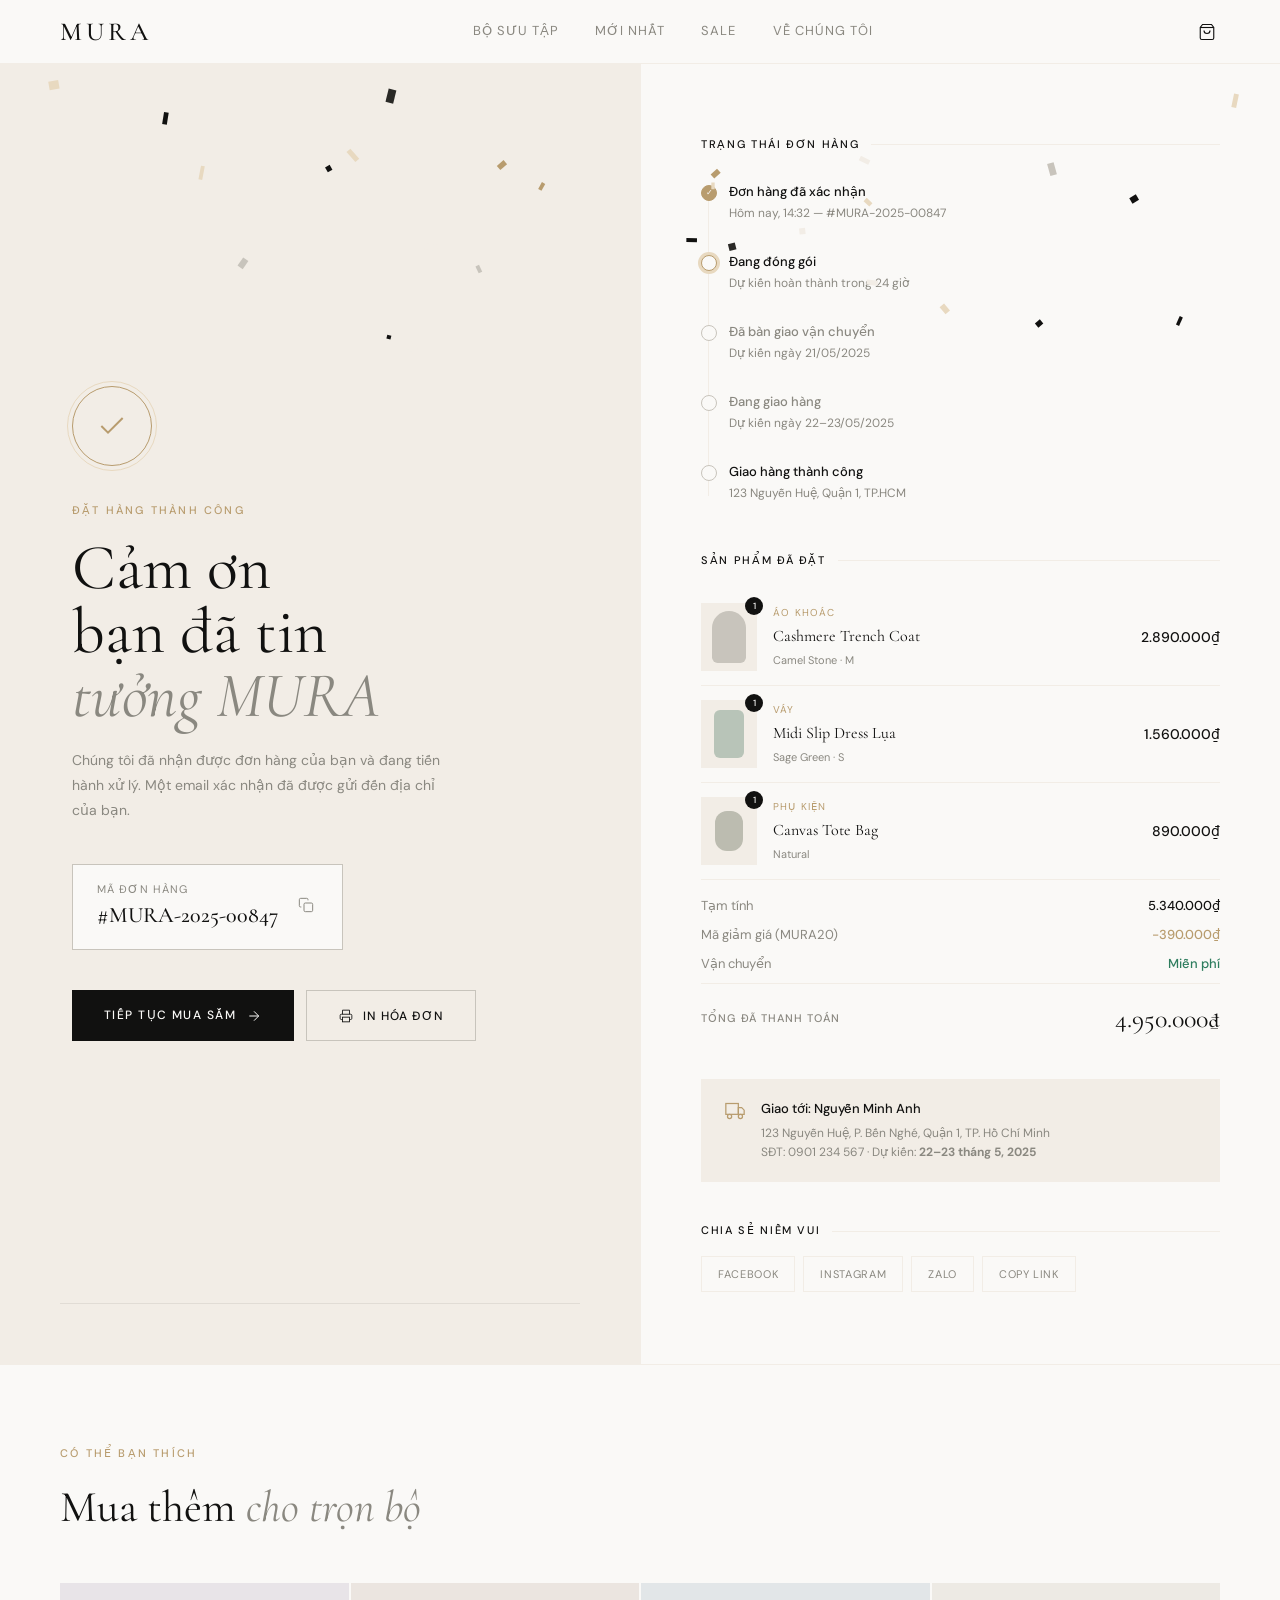
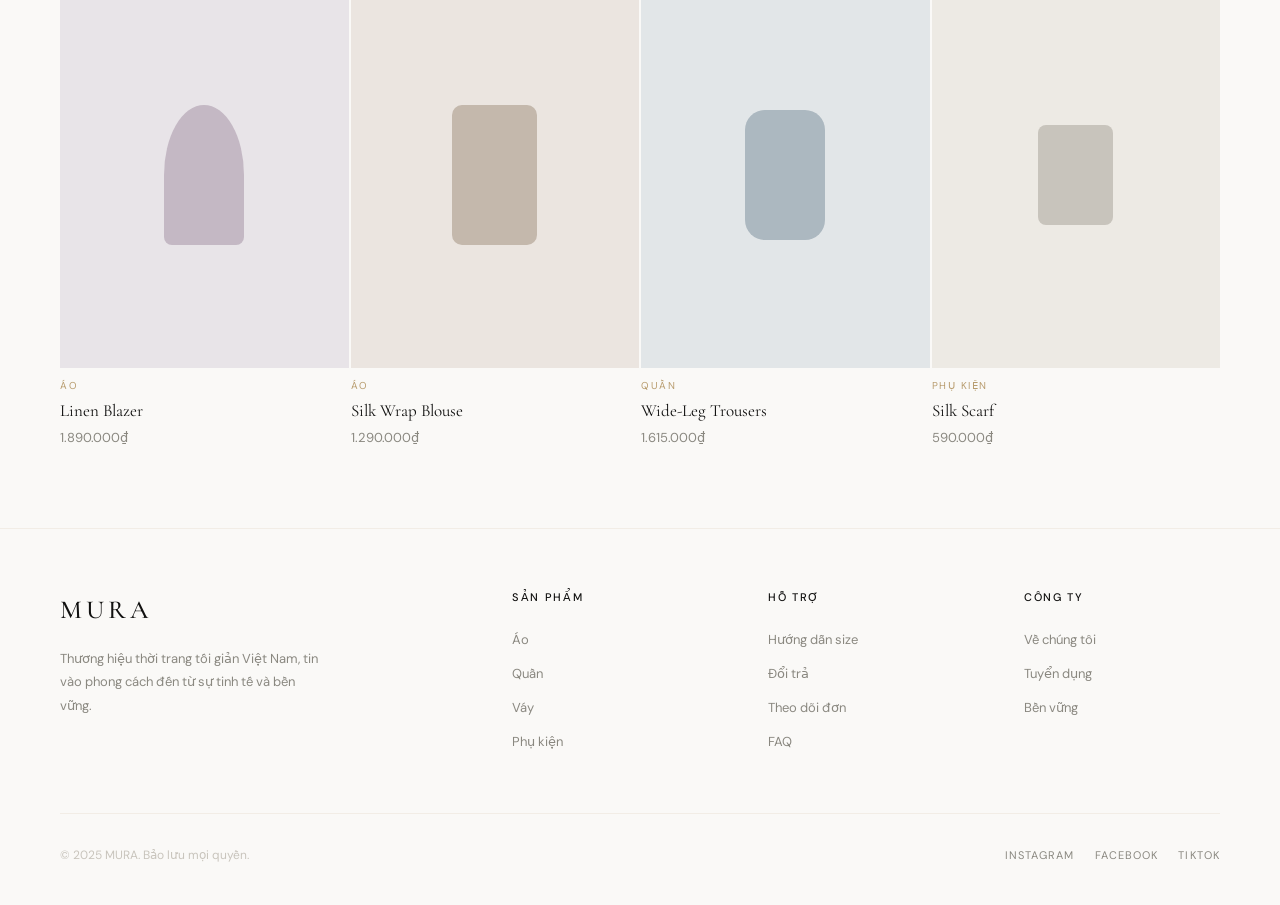
<file: setup/template_mura_shop/mura-thankyou.html>
<!DOCTYPE html>
<html lang="vi">
<head>
<meta charset="UTF-8">
<meta name="viewport" content="width=device-width, initial-scale=1.0">
<title>MURA — Cảm Ơn Bạn Đã Đặt Hàng</title>
<link href="https://fonts.googleapis.com/css2?family=Cormorant+Garamond:wght@300;400;500;600&family=DM+Sans:wght@300;400;500&display=swap" rel="stylesheet">
<style>
*, *::before, *::after { box-sizing: border-box; margin: 0; padding: 0; }
:root {
  --black: #111110; --white: #faf9f7; --cream: #f2ede6;
  --stone: #c8c4bc; --muted: #8a8880; --accent: #2a2926;
  --gold: #b89c6e; --gold-light: #e8d9c0;
  --sans: 'DM Sans', sans-serif; --serif: 'Cormorant Garamond', serif;
  --success: #2e7d5e;
}
html { scroll-behavior: smooth; }
body { font-family: var(--sans); background: var(--white); color: var(--black); font-size: 15px; line-height: 1.6; overflow-x: hidden; }

/* HEADER */
header { position: sticky; top: 0; z-index: 100; background: var(--white); border-bottom: 1px solid var(--cream); padding: 0 60px; display: flex; align-items: center; justify-content: space-between; height: 64px; }
.logo { font-family: var(--serif); font-size: 26px; font-weight: 500; letter-spacing: 0.15em; color: var(--black); text-decoration: none; }
nav { display: flex; gap: 36px; }
nav a { text-decoration: none; color: var(--muted); font-size: 13px; letter-spacing: 0.08em; text-transform: uppercase; font-weight: 400; transition: color 0.2s; }
nav a:hover { color: var(--black); }
.header-icons { display: flex; gap: 20px; align-items: center; }
.icon-btn { background: none; border: none; cursor: pointer; color: var(--black); padding: 4px; display: flex; align-items: center; transition: opacity 0.2s; text-decoration: none; }
.icon-btn:hover { opacity: 0.5; }

/* CONFETTI CANVAS */
#confetti-canvas { position: fixed; top: 0; left: 0; width: 100%; height: 100%; pointer-events: none; z-index: 10; }

/* HERO SUCCESS */
.success-hero {
  min-height: calc(100vh - 64px);
  display: grid;
  grid-template-columns: 1fr 1fr;
}

.success-left {
  background: var(--cream);
  display: flex; flex-direction: column;
  justify-content: center; align-items: flex-start;
  padding: 80px 72px;
  position: relative; overflow: hidden;
}

/* Animated check circle */
.check-anim {
  width: 80px; height: 80px;
  border-radius: 50%;
  border: 1px solid var(--gold);
  display: flex; align-items: center; justify-content: center;
  margin-bottom: 36px;
  position: relative;
  animation: scaleIn 0.5s cubic-bezier(0.25, 0.46, 0.45, 0.94) both;
}
.check-anim::before {
  content: '';
  position: absolute; inset: -6px;
  border-radius: 50%;
  border: 1px solid var(--gold-light);
  animation: ripple 2s ease-out infinite;
}
.check-anim svg { color: var(--gold); }
@keyframes scaleIn { from { transform: scale(0); opacity: 0; } to { transform: scale(1); opacity: 1; } }
@keyframes ripple { 0% { transform: scale(1); opacity: 0.6; } 100% { transform: scale(1.4); opacity: 0; } }

.success-eyebrow {
  font-size: 11px; letter-spacing: 0.2em; text-transform: uppercase;
  color: var(--gold); font-weight: 500; margin-bottom: 16px;
  animation: fadeUp 0.6s 0.2s ease both;
}
.success-title {
  font-family: var(--serif); font-size: clamp(44px, 5vw, 72px);
  font-weight: 400; line-height: 1.0; margin-bottom: 20px;
  animation: fadeUp 0.6s 0.3s ease both;
}
.success-title em { font-style: italic; color: var(--muted); }
.success-sub {
  font-size: 14px; color: var(--muted); line-height: 1.8;
  max-width: 380px; margin-bottom: 40px;
  animation: fadeUp 0.6s 0.4s ease both;
}

/* Order ID box */
.order-id-box {
  background: var(--white); border: 1px solid var(--stone);
  padding: 16px 24px; display: flex; align-items: center; gap: 16px;
  margin-bottom: 40px;
  animation: fadeUp 0.6s 0.5s ease both;
}
.order-id-label { font-size: 11px; letter-spacing: 0.1em; text-transform: uppercase; color: var(--muted); }
.order-id-num { font-family: var(--serif); font-size: 22px; font-weight: 500; color: var(--black); }
.order-id-copy {
  margin-left: auto; background: none; border: none; cursor: pointer;
  color: var(--muted); transition: color 0.2s; padding: 4px;
}
.order-id-copy:hover { color: var(--gold); }

/* CTAs */
.success-ctas {
  display: flex; gap: 12px; flex-wrap: wrap;
  animation: fadeUp 0.6s 0.6s ease both;
}
.btn-primary {
  display: inline-flex; align-items: center; gap: 10px;
  background: var(--black); color: var(--white);
  text-decoration: none; padding: 16px 32px;
  font-size: 12px; letter-spacing: 0.12em; text-transform: uppercase; font-weight: 500;
  transition: background 0.3s; border: none; cursor: pointer; font-family: var(--sans);
}
.btn-primary:hover { background: var(--accent); }
.btn-outline {
  display: inline-flex; align-items: center; gap: 10px;
  border: 1px solid var(--stone); color: var(--black);
  text-decoration: none; padding: 16px 32px;
  font-size: 12px; letter-spacing: 0.1em; text-transform: uppercase; font-weight: 500;
  transition: all 0.3s; background: none; cursor: pointer; font-family: var(--sans);
}
.btn-outline:hover { border-color: var(--black); }

/* Decorative line */
.success-left::after {
  content: '';
  position: absolute; bottom: 60px; left: 60px; right: 60px;
  height: 1px; background: var(--stone); opacity: 0.4;
}

/* SUCCESS RIGHT */
.success-right {
  padding: 72px 60px;
  display: flex; flex-direction: column; gap: 0;
  border-left: 1px solid var(--cream);
  animation: fadeUp 0.7s 0.2s ease both;
}

/* ORDER TIMELINE */
.timeline { margin-bottom: 48px; }
.timeline-title {
  font-size: 11px; letter-spacing: 0.15em; text-transform: uppercase;
  font-weight: 500; color: var(--black); margin-bottom: 28px;
  display: flex; align-items: center; gap: 12px;
}
.timeline-title::after { content: ''; flex: 1; height: 1px; background: var(--cream); }

.timeline-steps { position: relative; padding-left: 28px; }
.timeline-steps::before {
  content: ''; position: absolute; left: 7px; top: 8px; bottom: 8px;
  width: 1px; background: var(--cream);
}
.tl-step { position: relative; padding-bottom: 28px; }
.tl-step:last-child { padding-bottom: 0; }
.tl-dot {
  position: absolute; left: -28px; top: 3px;
  width: 16px; height: 16px; border-radius: 50%;
  border: 1px solid var(--stone); background: var(--white);
  display: flex; align-items: center; justify-content: center;
  font-size: 8px;
}
.tl-dot.done { background: var(--gold); border-color: var(--gold); color: var(--white); }
.tl-dot.active { background: var(--white); border-color: var(--gold); box-shadow: 0 0 0 3px var(--gold-light); }
.tl-label { font-size: 13px; font-weight: 500; color: var(--black); margin-bottom: 2px; }
.tl-step:not(:last-child) .tl-label { color: var(--muted); }
.tl-step.active .tl-label { color: var(--black); }
.tl-meta { font-size: 12px; color: var(--muted); }

/* ORDER SUMMARY */
.order-summary { margin-bottom: 40px; }
.os-title {
  font-size: 11px; letter-spacing: 0.15em; text-transform: uppercase;
  font-weight: 500; color: var(--black); margin-bottom: 20px;
  display: flex; align-items: center; gap: 12px;
}
.os-title::after { content: ''; flex: 1; height: 1px; background: var(--cream); }

.os-item {
  display: flex; align-items: center; gap: 16px;
  padding: 14px 0; border-bottom: 1px solid var(--cream);
}
.os-item:first-of-type { border-top: 1px solid var(--cream); }
.os-img {
  width: 56px; height: 68px; background: var(--cream);
  flex-shrink: 0; display: flex; align-items: center; justify-content: center;
  position: relative;
}
.os-img-qty {
  position: absolute; top: -6px; right: -6px;
  background: var(--black); color: var(--white);
  width: 18px; height: 18px; border-radius: 50%;
  font-size: 9px; display: flex; align-items: center; justify-content: center; font-weight: 500;
}
.os-info { flex: 1; }
.os-brand { font-size: 10px; letter-spacing: 0.12em; text-transform: uppercase; color: var(--gold); margin-bottom: 3px; }
.os-name { font-family: var(--serif); font-size: 16px; font-weight: 400; margin-bottom: 3px; }
.os-meta { font-size: 11px; color: var(--muted); }
.os-price { font-size: 14px; font-weight: 500; }

/* Totals */
.os-totals { padding-top: 16px; display: flex; flex-direction: column; gap: 8px; }
.os-row { display: flex; align-items: center; justify-content: space-between; font-size: 13px; }
.os-row .l { color: var(--muted); }
.os-row .v { font-weight: 500; }
.os-row .v.disc { color: var(--gold); }
.os-row.total { padding-top: 14px; border-top: 1px solid var(--cream); }
.os-row.total .l { font-size: 11px; letter-spacing: 0.1em; text-transform: uppercase; font-weight: 500; }
.os-row.total .v { font-family: var(--serif); font-size: 26px; font-weight: 400; }

/* DELIVERY INFO */
.delivery-info { background: var(--cream); padding: 20px 24px; display: flex; align-items: flex-start; gap: 16px; margin-bottom: 40px; }
.di-icon { color: var(--gold); flex-shrink: 0; margin-top: 2px; }
.di-title { font-size: 13px; font-weight: 500; margin-bottom: 4px; }
.di-text { font-size: 12px; color: var(--muted); line-height: 1.6; }

/* SHARE */
.share-section {}
.share-title {
  font-size: 11px; letter-spacing: 0.15em; text-transform: uppercase;
  font-weight: 500; color: var(--black); margin-bottom: 16px;
  display: flex; align-items: center; gap: 12px;
}
.share-title::after { content: ''; flex: 1; height: 1px; background: var(--cream); }
.share-btns { display: flex; gap: 8px; }
.share-btn {
  border: 1px solid var(--cream); background: none; cursor: pointer;
  font-size: 11px; letter-spacing: 0.06em; text-transform: uppercase;
  color: var(--muted); padding: 10px 16px; transition: all 0.2s; font-family: var(--sans);
}
.share-btn:hover { border-color: var(--black); color: var(--black); }

/* BOTTOM SECTION */
.recs-section { padding: 80px 60px; border-top: 1px solid var(--cream); }
.recs-eyebrow { font-size: 11px; letter-spacing: 0.2em; text-transform: uppercase; color: var(--gold); font-weight: 500; margin-bottom: 10px; }
.recs-title { font-family: var(--serif); font-size: 44px; font-weight: 400; margin-bottom: 40px; }
.recs-title em { font-style: italic; color: var(--muted); }
.recs-grid { display: grid; grid-template-columns: repeat(4, 1fr); gap: 2px; }
.rec-card { cursor: pointer; }
.rec-img { aspect-ratio: 3/4; display: flex; align-items: center; justify-content: center; }
.rec-info { padding: 10px 0 0; }
.rec-tag { font-size: 10px; letter-spacing: 0.15em; text-transform: uppercase; color: var(--gold); margin-bottom: 3px; }
.rec-name { font-family: var(--serif); font-size: 17px; margin-bottom: 4px; }
.rec-price { font-size: 13px; color: var(--muted); }

/* FOOTER */
footer { border-top: 1px solid var(--cream); padding: 60px 60px 40px; }
.footer-grid { display: grid; grid-template-columns: 2fr 1fr 1fr 1fr; gap: 60px; margin-bottom: 60px; }
.footer-brand p { font-size: 13px; color: var(--muted); line-height: 1.8; max-width: 260px; margin-top: 16px; }
.footer-col h4 { font-size: 11px; letter-spacing: 0.15em; text-transform: uppercase; font-weight: 500; color: var(--black); margin-bottom: 20px; }
.footer-col ul { list-style: none; display: flex; flex-direction: column; gap: 10px; }
.footer-col ul li a { text-decoration: none; font-size: 13px; color: var(--muted); transition: color 0.2s; }
.footer-col ul li a:hover { color: var(--black); }
.footer-bottom { border-top: 1px solid var(--cream); padding-top: 32px; display: flex; align-items: center; justify-content: space-between; }
.footer-bottom p { font-size: 12px; color: var(--stone); }
.social-links { display: flex; gap: 20px; }
.social-links a { text-decoration: none; font-size: 11px; letter-spacing: 0.1em; text-transform: uppercase; color: var(--muted); transition: color 0.2s; }
.social-links a:hover { color: var(--black); }

@keyframes fadeUp { from { opacity: 0; transform: translateY(20px); } to { opacity: 1; transform: translateY(0); } }
</style>
</head>
<body>

<canvas id="confetti-canvas"></canvas>

<!-- HEADER -->
<header>
  <a href="shop-template.html" class="logo">MURA</a>
  <nav>
    <a href="mura-products.html">Bộ sưu tập</a>
    <a href="#">Mới nhất</a>
    <a href="#">Sale</a>
    <a href="#">Về chúng tôi</a>
  </nav>
  <div class="header-icons">
    <a href="mura-cart.html" class="icon-btn" style="position:relative">
      <svg width="18" height="18" fill="none" stroke="currentColor" stroke-width="1.5" viewBox="0 0 24 24"><path d="M6 2L3 6v14a2 2 0 0 0 2 2h14a2 2 0 0 0 2-2V6l-3-4z"/><line x1="3" y1="6" x2="21" y2="6"/><path d="M16 10a4 4 0 0 1-8 0"/></svg>
    </a>
  </div>
</header>

<!-- HERO -->
<div class="success-hero">

  <!-- LEFT -->
  <div class="success-left">
    <div class="check-anim">
      <svg width="32" height="32" fill="none" stroke="currentColor" stroke-width="1.5" viewBox="0 0 24 24"><polyline points="20 6 9 17 4 12"/></svg>
    </div>
    <p class="success-eyebrow">Đặt hàng thành công</p>
    <h1 class="success-title">Cảm ơn<br>bạn đã tin<br><em>tưởng MURA</em></h1>
    <p class="success-sub">Chúng tôi đã nhận được đơn hàng của bạn và đang tiến hành xử lý. Một email xác nhận đã được gửi đến địa chỉ của bạn.</p>

    <div class="order-id-box">
      <div>
        <div class="order-id-label">Mã đơn hàng</div>
        <div class="order-id-num">#MURA-2025-00847</div>
      </div>
      <button class="order-id-copy" onclick="copyOrderId()" title="Sao chép">
        <svg width="16" height="16" fill="none" stroke="currentColor" stroke-width="1.5" viewBox="0 0 24 24"><rect x="9" y="9" width="13" height="13" rx="2"/><path d="M5 15H4a2 2 0 0 1-2-2V4a2 2 0 0 1 2-2h9a2 2 0 0 1 2 2v1"/></svg>
      </button>
    </div>

    <div class="success-ctas">
      <a href="mura-products.html" class="btn-primary">
        Tiếp tục mua sắm
        <svg width="16" height="16" fill="none" stroke="currentColor" stroke-width="1.5" viewBox="0 0 24 24"><path d="M5 12h14M12 5l7 7-7 7"/></svg>
      </a>
      <button class="btn-outline" onclick="window.print()">
        <svg width="14" height="14" fill="none" stroke="currentColor" stroke-width="1.5" viewBox="0 0 24 24"><polyline points="6 9 6 2 18 2 18 9"/><path d="M6 18H4a2 2 0 0 1-2-2v-5a2 2 0 0 1 2-2h16a2 2 0 0 1 2 2v5a2 2 0 0 1-2 2h-2"/><rect x="6" y="14" width="12" height="8"/></svg>
        In hóa đơn
      </button>
    </div>
  </div>

  <!-- RIGHT -->
  <div class="success-right">

    <!-- TIMELINE -->
    <div class="timeline">
      <div class="timeline-title">Trạng thái đơn hàng</div>
      <div class="timeline-steps">
        <div class="tl-step done active">
          <div class="tl-dot done">✓</div>
          <div class="tl-label">Đơn hàng đã xác nhận</div>
          <div class="tl-meta">Hôm nay, 14:32 — #MURA-2025-00847</div>
        </div>
        <div class="tl-step active">
          <div class="tl-dot active"></div>
          <div class="tl-label">Đang đóng gói</div>
          <div class="tl-meta">Dự kiến hoàn thành trong 24 giờ</div>
        </div>
        <div class="tl-step">
          <div class="tl-dot"></div>
          <div class="tl-label">Đã bàn giao vận chuyển</div>
          <div class="tl-meta">Dự kiến ngày 21/05/2025</div>
        </div>
        <div class="tl-step">
          <div class="tl-dot"></div>
          <div class="tl-label">Đang giao hàng</div>
          <div class="tl-meta">Dự kiến ngày 22–23/05/2025</div>
        </div>
        <div class="tl-step">
          <div class="tl-dot"></div>
          <div class="tl-label">Giao hàng thành công</div>
          <div class="tl-meta">123 Nguyễn Huệ, Quận 1, TP.HCM</div>
        </div>
      </div>
    </div>

    <!-- ORDER SUMMARY -->
    <div class="order-summary">
      <div class="os-title">Sản phẩm đã đặt</div>

      <div class="os-item">
        <div class="os-img">
          <div style="width:34px;height:52px;background:#c8c4bc;border-radius:18px 18px 6px 6px;"></div>
          <span class="os-img-qty">1</span>
        </div>
        <div class="os-info">
          <div class="os-brand">Áo khoác</div>
          <div class="os-name">Cashmere Trench Coat</div>
          <div class="os-meta">Camel Stone · M</div>
        </div>
        <div class="os-price">2.890.000₫</div>
      </div>

      <div class="os-item">
        <div class="os-img">
          <div style="width:30px;height:48px;background:#b8c4b8;border-radius:6px;"></div>
          <span class="os-img-qty">1</span>
        </div>
        <div class="os-info">
          <div class="os-brand">Váy</div>
          <div class="os-name">Midi Slip Dress Lụa</div>
          <div class="os-meta">Sage Green · S</div>
        </div>
        <div class="os-price">1.560.000₫</div>
      </div>

      <div class="os-item">
        <div class="os-img">
          <div style="width:28px;height:40px;background:#bcbcb0;border-radius:12px;"></div>
          <span class="os-img-qty">1</span>
        </div>
        <div class="os-info">
          <div class="os-brand">Phụ kiện</div>
          <div class="os-name">Canvas Tote Bag</div>
          <div class="os-meta">Natural</div>
        </div>
        <div class="os-price">890.000₫</div>
      </div>

      <div class="os-totals">
        <div class="os-row"><span class="l">Tạm tính</span><span class="v">5.340.000₫</span></div>
        <div class="os-row"><span class="l">Mã giảm giá (MURA20)</span><span class="v disc">−390.000₫</span></div>
        <div class="os-row"><span class="l">Vận chuyển</span><span class="v" style="color:var(--success)">Miễn phí</span></div>
        <div class="os-row total"><span class="l">Tổng đã thanh toán</span><span class="v">4.950.000₫</span></div>
      </div>
    </div>

    <!-- DELIVERY INFO -->
    <div class="delivery-info">
      <div class="di-icon">
        <svg width="20" height="20" fill="none" stroke="currentColor" stroke-width="1.5" viewBox="0 0 24 24"><rect x="1" y="3" width="15" height="13"/><polygon points="16 8 20 8 23 11 23 16 16 16 16 8"/><circle cx="5.5" cy="18.5" r="2.5"/><circle cx="18.5" cy="18.5" r="2.5"/></svg>
      </div>
      <div>
        <div class="di-title">Giao tới: Nguyễn Minh Anh</div>
        <div class="di-text">123 Nguyễn Huệ, P. Bến Nghé, Quận 1, TP. Hồ Chí Minh<br>SĐT: 0901 234 567 · Dự kiến: <strong>22–23 tháng 5, 2025</strong></div>
      </div>
    </div>

    <!-- SHARE -->
    <div class="share-section">
      <div class="share-title">Chia sẻ niềm vui</div>
      <div class="share-btns">
        <button class="share-btn">Facebook</button>
        <button class="share-btn">Instagram</button>
        <button class="share-btn">Zalo</button>
        <button class="share-btn">Copy link</button>
      </div>
    </div>

  </div>
</div>

<!-- RECOMMENDATIONS -->
<section class="recs-section">
  <p class="recs-eyebrow">Có thể bạn thích</p>
  <h2 class="recs-title">Mua thêm <em>cho trọn bộ</em></h2>
  <div class="recs-grid">
    <div class="rec-card">
      <div class="rec-img" style="background:#e8e4e8;"><div style="width:80px;height:140px;background:#c4b8c4;border-radius:50% 50% 8px 8px;"></div></div>
      <div class="rec-info"><div class="rec-tag">Áo</div><div class="rec-name">Linen Blazer</div><div class="rec-price">1.890.000₫</div></div>
    </div>
    <div class="rec-card">
      <div class="rec-img" style="background:#ebe5e0;"><div style="width:85px;height:140px;background:#c4b8ac;border-radius:10px;"></div></div>
      <div class="rec-info"><div class="rec-tag">Áo</div><div class="rec-name">Silk Wrap Blouse</div><div class="rec-price">1.290.000₫</div></div>
    </div>
    <div class="rec-card">
      <div class="rec-img" style="background:#e2e6e8;"><div style="width:80px;height:130px;background:#acb8c0;border-radius:20px;"></div></div>
      <div class="rec-info"><div class="rec-tag">Quần</div><div class="rec-name">Wide-Leg Trousers</div><div class="rec-price">1.615.000₫</div></div>
    </div>
    <div class="rec-card">
      <div class="rec-img" style="background:#edeae4;"><div style="width:75px;height:100px;background:#c8c4bc;border-radius:8px;"></div></div>
      <div class="rec-info"><div class="rec-tag">Phụ kiện</div><div class="rec-name">Silk Scarf</div><div class="rec-price">590.000₫</div></div>
    </div>
  </div>
</section>

<!-- FOOTER -->
<footer>
  <div class="footer-grid">
    <div class="footer-brand">
      <a href="shop-template.html" class="logo">MURA</a>
      <p>Thương hiệu thời trang tối giản Việt Nam, tin vào phong cách đến từ sự tinh tế và bền vững.</p>
    </div>
    <div class="footer-col"><h4>Sản phẩm</h4><ul><li><a href="#">Áo</a></li><li><a href="#">Quần</a></li><li><a href="#">Váy</a></li><li><a href="#">Phụ kiện</a></li></ul></div>
    <div class="footer-col"><h4>Hỗ trợ</h4><ul><li><a href="#">Hướng dẫn size</a></li><li><a href="#">Đổi trả</a></li><li><a href="#">Theo dõi đơn</a></li><li><a href="#">FAQ</a></li></ul></div>
    <div class="footer-col"><h4>Công ty</h4><ul><li><a href="#">Về chúng tôi</a></li><li><a href="#">Tuyển dụng</a></li><li><a href="#">Bền vững</a></li></ul></div>
  </div>
  <div class="footer-bottom">
    <p>© 2025 MURA. Bảo lưu mọi quyền.</p>
    <div class="social-links"><a href="#">Instagram</a><a href="#">Facebook</a><a href="#">TikTok</a></div>
  </div>
</footer>

<script>
/* ── CONFETTI ── */
(function(){
  const canvas=document.getElementById('confetti-canvas');
  const ctx=canvas.getContext('2d');
  canvas.width=window.innerWidth;
  canvas.height=window.innerHeight;
  const colors=['#b89c6e','#e8d9c0','#c8c4bc','#2a2926','#f2ede6','#111110'];
  const pieces=Array.from({length:120},()=>({
    x:Math.random()*canvas.width, y:Math.random()*canvas.height-canvas.height,
    w:Math.random()*10+4, h:Math.random()*6+3,
    color:colors[Math.floor(Math.random()*colors.length)],
    rot:Math.random()*Math.PI*2, rotV:(Math.random()-0.5)*0.1,
    vx:(Math.random()-0.5)*2, vy:Math.random()*3+1.5, opacity:1
  }));
  let frame=0;
  function draw(){
    ctx.clearRect(0,0,canvas.width,canvas.height);
    pieces.forEach(p=>{
      p.x+=p.vx; p.y+=p.vy; p.rot+=p.rotV;
      if(frame>180) p.opacity=Math.max(0,p.opacity-0.008);
      ctx.save(); ctx.globalAlpha=p.opacity;
      ctx.translate(p.x,p.y); ctx.rotate(p.rot);
      ctx.fillStyle=p.color;
      ctx.fillRect(-p.w/2,-p.h/2,p.w,p.h);
      ctx.restore();
      if(p.y>canvas.height+20) p.y=-20;
    });
    frame++;
    if(frame<300) requestAnimationFrame(draw);
    else ctx.clearRect(0,0,canvas.width,canvas.height);
  }
  draw();
})();

/* ── COPY ORDER ID ── */
function copyOrderId(){
  navigator.clipboard.writeText('#MURA-2025-00847').then(()=>{
    const btn=document.querySelector('.order-id-copy');
    btn.innerHTML='<svg width="16" height="16" fill="none" stroke="var(--gold)" stroke-width="1.5" viewBox="0 0 24 24"><polyline points="20 6 9 17 4 12"/></svg>';
    setTimeout(()=>{btn.innerHTML='<svg width="16" height="16" fill="none" stroke="currentColor" stroke-width="1.5" viewBox="0 0 24 24"><rect x="9" y="9" width="13" height="13" rx="2"/><path d="M5 15H4a2 2 0 0 1-2-2V4a2 2 0 0 1 2-2h9a2 2 0 0 1 2 2v1"/></svg>'},2000);
  });
}
window.addEventListener('resize',()=>{const c=document.getElementById('confetti-canvas');c.width=window.innerWidth;c.height=window.innerHeight});
</script>
</body>
</html>
</file>
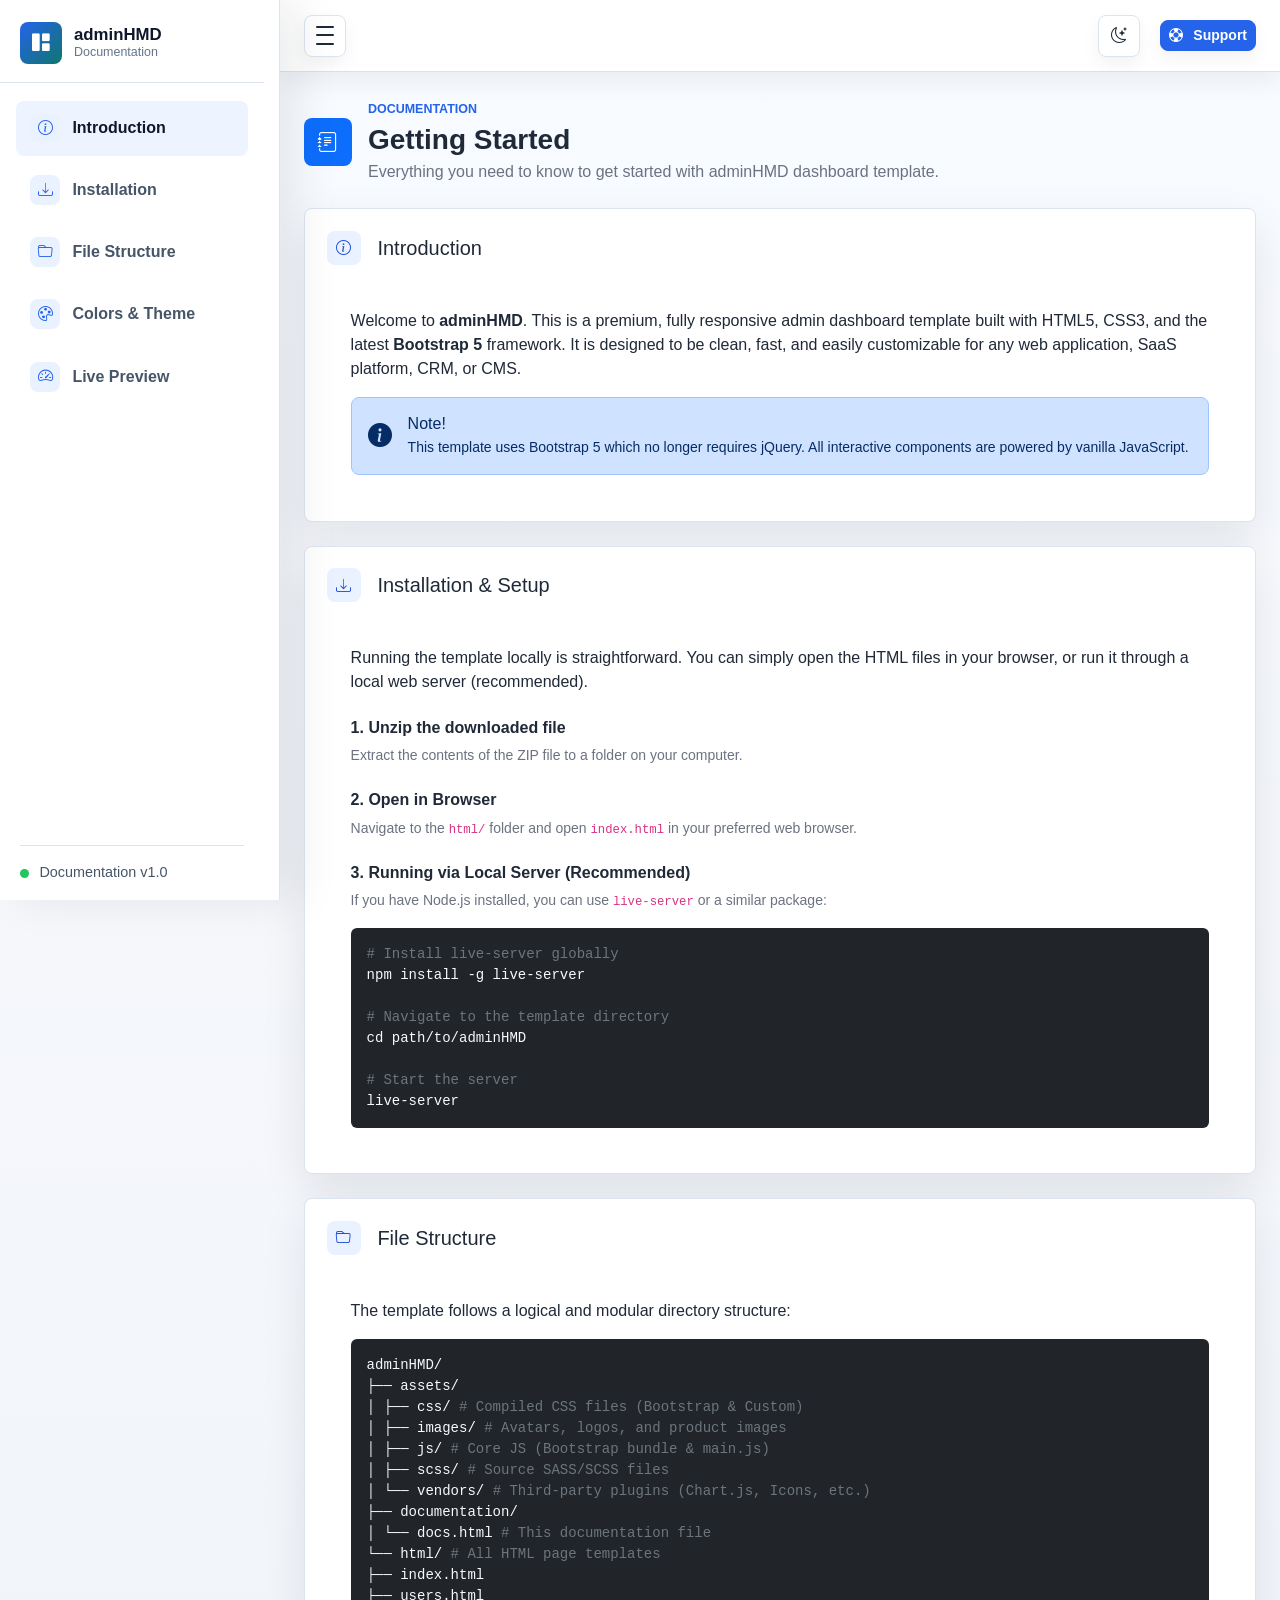
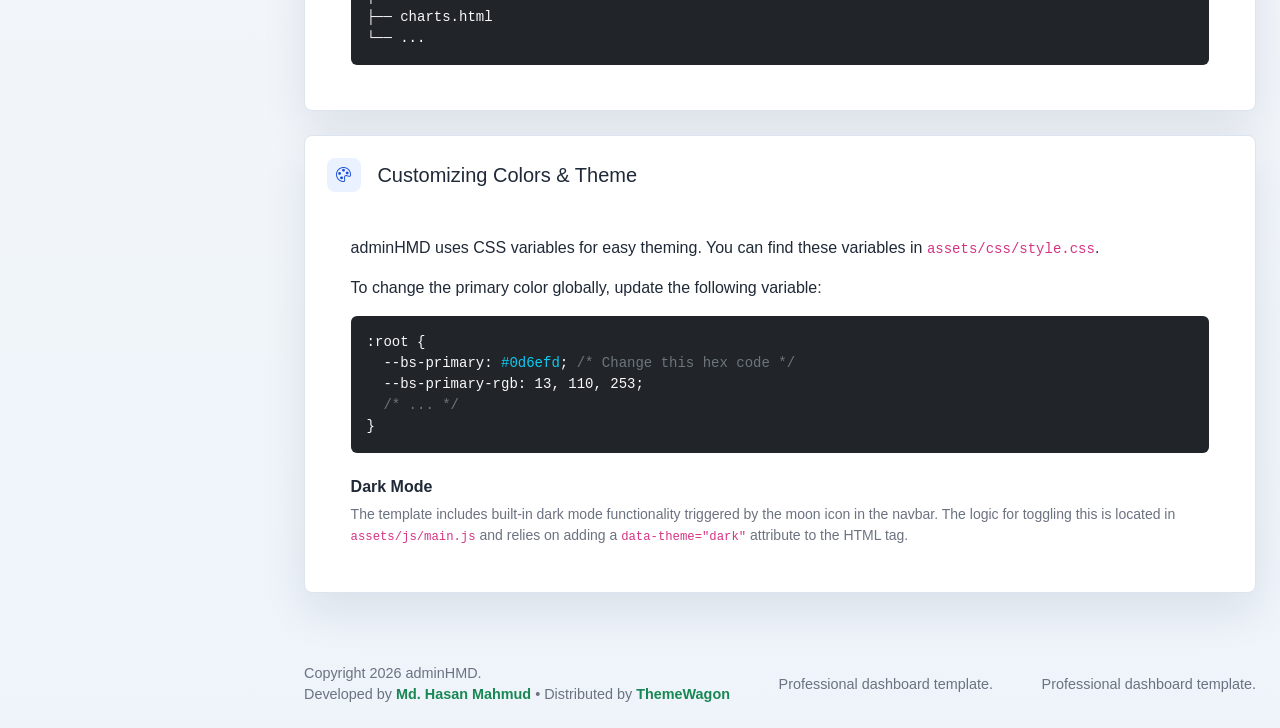
<file: setup/adminhmd-1.0.0/documentation/docs.html>
<!DOCTYPE html>
<html lang="en">
<head>
  <meta charset="UTF-8">
  <meta name="viewport" content="width=device-width, initial-scale=1.0">
  <meta name="description" content="adminHMD professional admin dashboard template documentation">
  <title>Documentation | adminHMD</title>

  <link rel="stylesheet" href="../assets/css/bootstrap.min.css">
  <link rel="stylesheet" href="../assets/vendors/bootstrap-icons/bootstrap-icons.css">
  <link rel="stylesheet" href="../assets/css/style.css">
</head>

<body>
  <div class="admin-shell">
    <div class="sidebar-backdrop" data-sidebar-close></div>

    <aside class="admin-sidebar" id="adminSidebar" aria-label="Main navigation">
      <div class="sidebar-header">
        <a class="brand-mark" href="../html/index.html" aria-label="adminHMD dashboard">
          <span class="brand-icon"><i class="bi bi-grid-1x2-fill" aria-hidden="true"></i></span>
          <span class="brand-copy">
            <span class="brand-title">adminHMD</span>
            <span class="brand-subtitle">Documentation</span>
          </span>
        </a>
      </div>

      <nav class="sidebar-nav">
        <a class="nav-link active" href="#introduction">
          <span class="nav-icon"><i class="bi bi-info-circle" aria-hidden="true"></i></span>
          <span class="nav-text">Introduction</span>
        </a>
        <a class="nav-link" href="#installation">
          <span class="nav-icon"><i class="bi bi-download" aria-hidden="true"></i></span>
          <span class="nav-text">Installation</span>
        </a>
        <a class="nav-link" href="#file-structure">
          <span class="nav-icon"><i class="bi bi-folder" aria-hidden="true"></i></span>
          <span class="nav-text">File Structure</span>
        </a>

        <a class="nav-link" href="#colors">
          <span class="nav-icon"><i class="bi bi-palette" aria-hidden="true"></i></span>
          <span class="nav-text">Colors & Theme</span>
        </a>
        
        <a class="nav-link" href="../html/index.html">
          <span class="nav-icon"><i class="bi bi-speedometer2" aria-hidden="true"></i></span>
          <span class="nav-text">Live Preview</span>
        </a>
      </nav>

      <div class="sidebar-footer">
        <span class="status-dot"></span>
        <span class="sidebar-footer-text">Documentation v1.0</span>
      </div>
    </aside>

    <div class="admin-main">
      <nav class="navbar admin-navbar navbar-expand bg-white border-bottom">
        <div class="container-fluid px-3 px-lg-4">
          <button class="sidebar-toggle" type="button" data-sidebar-toggle aria-controls="adminSidebar" aria-expanded="true" aria-label="Toggle sidebar">
            <span></span>
            <span></span>
            <span></span>
          </button>

          <div class="navbar-actions ms-auto">
            <button class="icon-button theme-toggle" type="button" data-theme-toggle aria-label="Switch color theme" title="Switch color theme">
              <i class="bi bi-moon-stars" data-theme-icon aria-hidden="true"></i>
            </button>
            <a class="btn btn-primary btn-sm ms-2" href="#!"><i class="bi bi-life-preserver me-1"></i> Support</a>
          </div>
        </div>
      </nav>

      <main class="dashboard-content">
        <div class="container-fluid px-3 px-lg-4 py-4">
          
          <div class="page-heading mb-4">
            <div class="page-heading-copy">
              <span class="page-icon bg-primary text-white"><i class="bi bi-journal-text" aria-hidden="true"></i></span>
              <div>
                <p class="eyebrow mb-1">Documentation</p>
                <h1 class="h3 mb-1">Getting Started</h1>
                <p class="text-muted mb-0">Everything you need to know to get started with adminHMD dashboard template.</p>
              </div>
            </div>
          </div>

          <!-- Section: Introduction -->
          <div class="panel mb-4" id="introduction">
            <div class="panel-header">
              <h2 class="h5 mb-0 section-title"><i class="bi bi-info-circle me-2"></i><span>Introduction</span></h2>
            </div>
            <div class="p-3 p-lg-4">
              <p>Welcome to <strong>adminHMD</strong>. This is a premium, fully responsive admin dashboard template built with HTML5, CSS3, and the latest <strong>Bootstrap 5</strong> framework. It is designed to be clean, fast, and easily customizable for any web application, SaaS platform, CRM, or CMS.</p>
              
              <div class="alert alert-primary d-flex align-items-center mb-0 mt-3" role="alert">
                <i class="bi bi-info-circle-fill fs-4 me-3"></i>
                <div>
                  <h4 class="alert-heading h6 mb-1">Note!</h4>
                  <p class="mb-0 small">This template uses Bootstrap 5 which no longer requires jQuery. All interactive components are powered by vanilla JavaScript.</p>
                </div>
              </div>
            </div>
          </div>

          <!-- Section: Installation -->
          <div class="panel mb-4" id="installation">
            <div class="panel-header">
              <h2 class="h5 mb-0 section-title"><i class="bi bi-download me-2"></i><span>Installation & Setup</span></h2>
            </div>
            <div class="p-3 p-lg-4">
              <p>Running the template locally is straightforward. You can simply open the HTML files in your browser, or run it through a local web server (recommended).</p>
              
              <h4 class="h6 mt-4 fw-bold">1. Unzip the downloaded file</h4>
              <p class="text-muted small">Extract the contents of the ZIP file to a folder on your computer.</p>
              
              <h4 class="h6 mt-4 fw-bold">2. Open in Browser</h4>
              <p class="text-muted small">Navigate to the <code>html/</code> folder and open <code>index.html</code> in your preferred web browser.</p>

              <h4 class="h6 mt-4 fw-bold">3. Running via Local Server (Recommended)</h4>
              <p class="text-muted small">If you have Node.js installed, you can use <code>live-server</code> or a similar package:</p>
              <div class="bg-dark text-light p-3 rounded mt-2 overflow-auto" style="font-family: monospace; font-size: 0.875rem;">
<span class="text-secondary"># Install live-server globally</span><br>
npm install -g live-server<br><br>
<span class="text-secondary"># Navigate to the template directory</span><br>
cd path/to/adminHMD<br><br>
<span class="text-secondary"># Start the server</span><br>
live-server
              </div>
            </div>
          </div>

          <!-- Section: File Structure -->
          <div class="panel mb-4" id="file-structure">
            <div class="panel-header">
              <h2 class="h5 mb-0 section-title"><i class="bi bi-folder me-2"></i><span>File Structure</span></h2>
            </div>
            <div class="p-3 p-lg-4">
              <p>The template follows a logical and modular directory structure:</p>
              <div class="bg-dark text-light p-3 rounded mt-2 overflow-auto" style="font-family: monospace; font-size: 0.875rem;">
adminHMD/<br>
├── assets/<br>
│   ├── css/           <span class="text-secondary"># Compiled CSS files (Bootstrap & Custom)</span><br>
│   ├── images/        <span class="text-secondary"># Avatars, logos, and product images</span><br>
│   ├── js/            <span class="text-secondary"># Core JS (Bootstrap bundle & main.js)</span><br>
│   ├── scss/          <span class="text-secondary"># Source SASS/SCSS files</span><br>
│   └── vendors/       <span class="text-secondary"># Third-party plugins (Chart.js, Icons, etc.)</span><br>
├── documentation/     <br>
│   └── docs.html      <span class="text-secondary"># This documentation file</span><br>
└── html/              <span class="text-secondary"># All HTML page templates</span><br>
    ├── index.html<br>
    ├── users.html<br>
    ├── charts.html<br>
    └── ...
              </div>
            </div>
          </div>

          <!-- Section: Customization -->
          <div class="panel mb-4" id="colors">
            <div class="panel-header">
              <h2 class="h5 mb-0 section-title"><i class="bi bi-palette me-2"></i><span>Customizing Colors & Theme</span></h2>
            </div>
            <div class="p-3 p-lg-4">
              <p>adminHMD uses CSS variables for easy theming. You can find these variables in <code>assets/css/style.css</code>.</p>
              
              <p>To change the primary color globally, update the following variable:</p>
              
              <div class="bg-dark text-light p-3 rounded mt-2 overflow-auto mb-4" style="font-family: monospace; font-size: 0.875rem;">
:root {<br>
&nbsp;&nbsp;--bs-primary: <span class="text-info">#0d6efd</span>; <span class="text-secondary">/* Change this hex code */</span><br>
&nbsp;&nbsp;--bs-primary-rgb: 13, 110, 253;<br>
&nbsp;&nbsp;<span class="text-secondary">/* ... */</span><br>
}
              </div>
              
              <h4 class="h6 mt-4 fw-bold">Dark Mode</h4>
              <p class="text-muted small mb-0">The template includes built-in dark mode functionality triggered by the moon icon in the navbar. The logic for toggling this is located in <code>assets/js/main.js</code> and relies on adding a <code>data-theme="dark"</code> attribute to the HTML tag.</p>
            </div>
          </div>

        </div>
      </main>

      <footer class="admin-footer">
        <div class="container-fluid px-3 px-lg-4">
          <span>Copyright 2026 adminHMD. <br> Developed by <a target="_blank" class="fw-bold text-success" href="https://github.com/HasanMahmudDev">Md. Hasan Mahmud</a> • Distributed by <a target="_blank" class="fw-bold text-success" href="https://themewagon.com">ThemeWagon</a> </span>
          <span>Professional dashboard template.</span>
          <span>Professional dashboard template.</span>
        </div>
      </footer>
    </div>
  </div>

  <script src="../assets/js/bootstrap.bundle.min.js"></script>
  <script src="../assets/js/main.js"></script>
  <script>
    // Simple script to handle active state on docs sidebar based on scroll/click
    document.addEventListener('DOMContentLoaded', () => {
      const navLinks = document.querySelectorAll('.sidebar-nav .nav-link[href^="#"]');
      navLinks.forEach(link => {
        link.addEventListener('click', function() {
          navLinks.forEach(l => l.classList.remove('active'));
          this.classList.add('active');
        });
      });
    });
  </script>
</body>
</html>
</file>
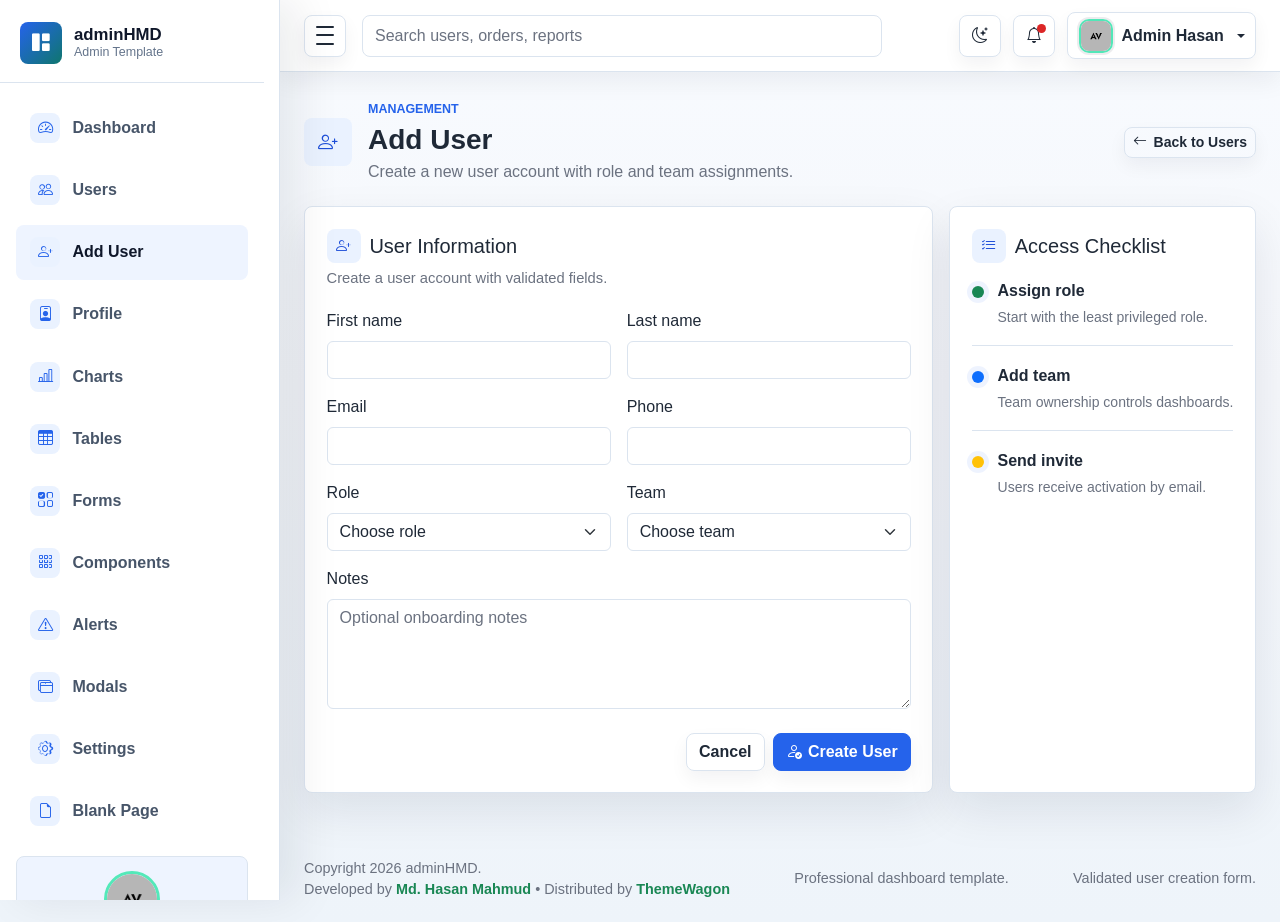
<file: setup/adminhmd-1.0.0/html/add-user.html>
<!DOCTYPE html>
<html lang="en">
<head>
  <meta charset="UTF-8">
  <meta name="viewport" content="width=device-width, initial-scale=1.0">
  <meta name="description" content="adminHMD professional admin dashboard template">
  <title>Add User | adminHMD</title>

  <link rel="stylesheet" href="../assets/css/bootstrap.min.css">
  <link rel="stylesheet" href="../assets/vendors/bootstrap-icons/bootstrap-icons.css">
  <link rel="stylesheet" href="../assets/css/style.css">
</head>

<body>
  <div class="admin-shell">
    <div class="sidebar-backdrop" data-sidebar-close></div>

    <aside class="admin-sidebar" id="adminSidebar" aria-label="Main navigation">
      <div class="sidebar-header">
        <a class="brand-mark" href="index.html" aria-label="adminHMD dashboard">
          <span class="brand-icon"><i class="bi bi-grid-1x2-fill" aria-hidden="true"></i></span>
          <span class="brand-copy">
            <span class="brand-title">adminHMD</span>
            <span class="brand-subtitle">Admin Template</span>
          </span>
        </a>
      </div>

      <nav class="sidebar-nav">
        <a class="nav-link" href="index.html">
          <span class="nav-icon"><i class="bi bi-speedometer2" aria-hidden="true"></i></span>
          <span class="nav-text">Dashboard</span>
        </a>
        <a class="nav-link" href="users.html">
          <span class="nav-icon"><i class="bi bi-people" aria-hidden="true"></i></span>
          <span class="nav-text">Users</span>
        </a>
        <a class="nav-link active" href="add-user.html" aria-current="page">
          <span class="nav-icon"><i class="bi bi-person-plus" aria-hidden="true"></i></span>
          <span class="nav-text">Add User</span>
        </a>
        <a class="nav-link" href="profile.html">
          <span class="nav-icon"><i class="bi bi-person-badge" aria-hidden="true"></i></span>
          <span class="nav-text">Profile</span>
        </a>
        <a class="nav-link" href="charts.html">
          <span class="nav-icon"><i class="bi bi-bar-chart-line" aria-hidden="true"></i></span>
          <span class="nav-text">Charts</span>
        </a>
        <a class="nav-link" href="tables.html">
          <span class="nav-icon"><i class="bi bi-table" aria-hidden="true"></i></span>
          <span class="nav-text">Tables</span>
        </a>
        <a class="nav-link" href="forms.html">
          <span class="nav-icon"><i class="bi bi-ui-checks-grid" aria-hidden="true"></i></span>
          <span class="nav-text">Forms</span>
        </a>
        <a class="nav-link" href="components.html">
          <span class="nav-icon"><i class="bi bi-grid-3x3-gap" aria-hidden="true"></i></span>
          <span class="nav-text">Components</span>
        </a>
        <a class="nav-link" href="alerts.html">
          <span class="nav-icon"><i class="bi bi-exclamation-triangle" aria-hidden="true"></i></span>
          <span class="nav-text">Alerts</span>
        </a>
        <a class="nav-link" href="modals.html">
          <span class="nav-icon"><i class="bi bi-window-stack" aria-hidden="true"></i></span>
          <span class="nav-text">Modals</span>
        </a>
        <a class="nav-link" href="settings.html">
          <span class="nav-icon"><i class="bi bi-gear" aria-hidden="true"></i></span>
          <span class="nav-text">Settings</span>
        </a>
        <a class="nav-link" href="blank.html">
          <span class="nav-icon"><i class="bi bi-file-earmark" aria-hidden="true"></i></span>
          <span class="nav-text">Blank Page</span>
        </a>
      </nav>

      <div class="sidebar-user">
        <img class="avatar-img avatar-md sidebar-user-avatar" src="../assets/images/avatar/avatar.jpg" alt="Admin Hasan">
        <strong>Admin Hasan</strong>
        <small>Active Workspace</small>
      </div>

      <div class="sidebar-footer">
        <span class="status-dot"></span>
        <span class="sidebar-footer-text">System running smoothly</span>
      </div>
    </aside>

    <div class="admin-main">
      <nav class="navbar admin-navbar navbar-expand bg-white">
        <div class="container-fluid px-3 px-lg-4">
          <button class="sidebar-toggle" type="button" data-sidebar-toggle aria-controls="adminSidebar" aria-expanded="true" aria-label="Toggle sidebar">
            <span></span>
            <span></span>
            <span></span>
          </button>

          <form class="d-none d-md-flex ms-3 flex-grow-1" role="search">
            <input class="form-control search-input" type="search" placeholder="Search users, orders, reports" aria-label="Search">
          </form>

          <div class="navbar-actions ms-auto">
            <button class="icon-button theme-toggle" type="button" data-theme-toggle aria-label="Switch color theme" title="Switch color theme">
              <i class="bi bi-moon-stars" data-theme-icon aria-hidden="true"></i>
            </button>
            <div class="dropdown">
              <button class="icon-button" type="button" data-bs-toggle="dropdown" aria-expanded="false" aria-label="Notifications">
                <span class="notification-dot"></span>
                <i class="bi bi-bell" aria-hidden="true"></i>
              </button>
              <div class="dropdown-menu dropdown-menu-end notification-menu">
                <div class="dropdown-header fw-bold text-body">Notifications</div>
                <a class="dropdown-item" href="users.html">
                  <span class="notification-title">New user registered</span>
                  <span class="notification-time">4 minutes ago</span>
                </a>
                <a class="dropdown-item" href="charts.html">
                  <span class="notification-title">Revenue target reached</span>
                  <span class="notification-time">32 minutes ago</span>
                </a>
                <a class="dropdown-item" href="settings.html">
                  <span class="notification-title">Security review completed</span>
                  <span class="notification-time">1 hour ago</span>
                </a>
              </div>
            </div>

            <div class="dropdown">
              <button class="profile-button dropdown-toggle" type="button" data-bs-toggle="dropdown" aria-expanded="false">
                <img class="avatar-img avatar-sm" src="../assets/images/avatar/avatar.jpg" alt="Admin Hasan">
                <span class="profile-name d-none d-sm-inline">Admin Hasan</span>
              </button>
              <ul class="dropdown-menu dropdown-menu-end">
                <li><a class="dropdown-item" href="profile.html">Profile</a></li>
                <li><a class="dropdown-item" href="settings.html">Account settings</a></li>
                <li><hr class="dropdown-divider"></li>
                <li><a class="dropdown-item" href="login.html">Sign out</a></li>
              </ul>
            </div>
          </div>
        </div>
      </nav>

      <main class="dashboard-content">
        <div class="container-fluid px-3 px-lg-4 py-4">
          <div class="page-heading">
            <div class="page-heading-copy">
              <span class="page-icon"><i class="bi bi-person-plus" aria-hidden="true"></i></span>
              <div>
                <p class="eyebrow mb-1">Management</p>
                <h1 class="h3 mb-1">Add User</h1>
                <p class="text-muted mb-0">Create a new user account with role and team assignments.</p>
              </div>
            </div>
            <div class="heading-actions"><a class="btn btn-outline-secondary btn-sm" href="users.html"><i class="bi bi-arrow-left" aria-hidden="true"></i> Back to Users</a></div>
          </div>

          <section class="row g-3">
            <div class="col-12 col-xl-8">
              <form class="panel needs-validation" novalidate>
                <div class="panel-header"><div><h2 class="h5 mb-1 section-title"><i class="bi bi-person-plus" aria-hidden="true"></i><span>User Information</span></h2><p class="text-muted mb-0">Create a user account with validated fields.</p></div></div>
                <div class="row g-3">
                  <div class="col-md-6"><label class="form-label" for="firstName">First name</label><input class="form-control" id="firstName" type="text" required><div class="invalid-feedback">First name is required.</div></div>
                  <div class="col-md-6"><label class="form-label" for="lastName">Last name</label><input class="form-control" id="lastName" type="text" required><div class="invalid-feedback">Last name is required.</div></div>
                  <div class="col-md-6"><label class="form-label" for="email">Email</label><input class="form-control" id="email" type="email" required><div class="invalid-feedback">Enter a valid email.</div></div>
                  <div class="col-md-6"><label class="form-label" for="phone">Phone</label><input class="form-control" id="phone" type="tel" required><div class="invalid-feedback">Phone number is required.</div></div>
                  <div class="col-md-6"><label class="form-label" for="role">Role</label><select class="form-select" id="role" required><option value="">Choose role</option><option>Admin</option><option>Manager</option><option>Editor</option><option>Viewer</option></select><div class="invalid-feedback">Choose a role.</div></div>
                  <div class="col-md-6"><label class="form-label" for="team">Team</label><select class="form-select" id="team" required><option value="">Choose team</option><option>Operations</option><option>Sales</option><option>Content</option><option>Finance</option></select><div class="invalid-feedback">Choose a team.</div></div>
                  <div class="col-12"><label class="form-label" for="notes">Notes</label><textarea class="form-control" id="notes" rows="4" placeholder="Optional onboarding notes"></textarea></div>
                </div>
                <div class="d-flex flex-wrap justify-content-end gap-2 mt-4"><a class="btn btn-outline-secondary" href="users.html">Cancel</a><button class="btn btn-primary" type="submit"><i class="bi bi-person-check" aria-hidden="true"></i> Create User</button></div>
              </form>
            </div>
            <div class="col-12 col-xl-4">
              <div class="panel h-100">
                <h2 class="h5 mb-3 section-title"><i class="bi bi-list-check" aria-hidden="true"></i><span>Access Checklist</span></h2>
                <div class="activity-list">
                  <div class="activity-item"><span class="activity-dot bg-success"></span><div><p class="mb-1 fw-semibold">Assign role</p><p class="text-muted small mb-0">Start with the least privileged role.</p></div></div>
                  <div class="activity-item"><span class="activity-dot bg-primary"></span><div><p class="mb-1 fw-semibold">Add team</p><p class="text-muted small mb-0">Team ownership controls dashboards.</p></div></div>
                  <div class="activity-item"><span class="activity-dot bg-warning"></span><div><p class="mb-1 fw-semibold">Send invite</p><p class="text-muted small mb-0">Users receive activation by email.</p></div></div>
                </div>
              </div>
            </div>
          </section>
        </div>
      </main>

      <footer class="admin-footer">
        <div class="container-fluid px-3 px-lg-4">
          <span>Copyright 2026 adminHMD. <br> Developed by <a target="_blank" class="fw-bold text-success" href="https://github.com/HasanMahmudDev">Md. Hasan Mahmud</a> • Distributed by <a target="_blank" class="fw-bold text-success" href="https://themewagon.com">ThemeWagon</a> </span>
          <span>Professional dashboard template.</span>
          <span>Validated user creation form.</span>
        </div>
      </footer>
    </div>
  </div>

  <script src="../assets/js/bootstrap.bundle.min.js"></script>
  <script src="../assets/js/main.js"></script>
</body>
</html>
</file>
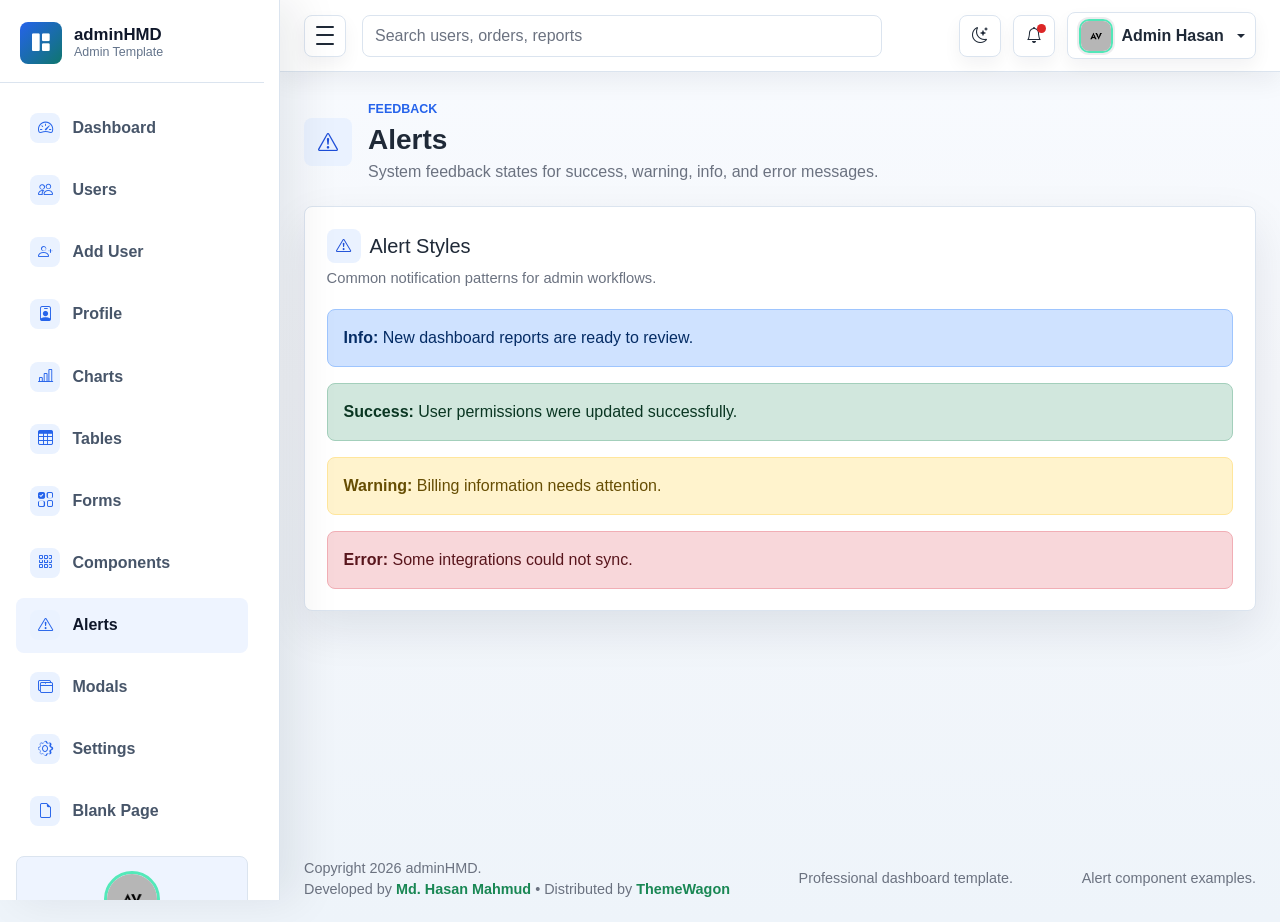
<file: setup/adminhmd-1.0.0/html/alerts.html>
<!DOCTYPE html>
<html lang="en">
<head>
  <meta charset="UTF-8">
  <meta name="viewport" content="width=device-width, initial-scale=1.0">
  <meta name="description" content="adminHMD professional admin dashboard template">
  <title>Alerts | adminHMD</title>

  <link rel="stylesheet" href="../assets/css/bootstrap.min.css">
  <link rel="stylesheet" href="../assets/vendors/bootstrap-icons/bootstrap-icons.css">
  <link rel="stylesheet" href="../assets/css/style.css">
</head>

<body>
  <div class="admin-shell">
    <div class="sidebar-backdrop" data-sidebar-close></div>

    <aside class="admin-sidebar" id="adminSidebar" aria-label="Main navigation">
      <div class="sidebar-header">
        <a class="brand-mark" href="index.html" aria-label="adminHMD dashboard">
          <span class="brand-icon"><i class="bi bi-grid-1x2-fill" aria-hidden="true"></i></span>
          <span class="brand-copy">
            <span class="brand-title">adminHMD</span>
            <span class="brand-subtitle">Admin Template</span>
          </span>
        </a>
      </div>

      <nav class="sidebar-nav">
        <a class="nav-link" href="index.html">
          <span class="nav-icon"><i class="bi bi-speedometer2" aria-hidden="true"></i></span>
          <span class="nav-text">Dashboard</span>
        </a>
        <a class="nav-link" href="users.html">
          <span class="nav-icon"><i class="bi bi-people" aria-hidden="true"></i></span>
          <span class="nav-text">Users</span>
        </a>
        <a class="nav-link" href="add-user.html">
          <span class="nav-icon"><i class="bi bi-person-plus" aria-hidden="true"></i></span>
          <span class="nav-text">Add User</span>
        </a>
        <a class="nav-link" href="profile.html">
          <span class="nav-icon"><i class="bi bi-person-badge" aria-hidden="true"></i></span>
          <span class="nav-text">Profile</span>
        </a>
        <a class="nav-link" href="charts.html">
          <span class="nav-icon"><i class="bi bi-bar-chart-line" aria-hidden="true"></i></span>
          <span class="nav-text">Charts</span>
        </a>
        <a class="nav-link" href="tables.html">
          <span class="nav-icon"><i class="bi bi-table" aria-hidden="true"></i></span>
          <span class="nav-text">Tables</span>
        </a>
        <a class="nav-link" href="forms.html">
          <span class="nav-icon"><i class="bi bi-ui-checks-grid" aria-hidden="true"></i></span>
          <span class="nav-text">Forms</span>
        </a>
        <a class="nav-link" href="components.html">
          <span class="nav-icon"><i class="bi bi-grid-3x3-gap" aria-hidden="true"></i></span>
          <span class="nav-text">Components</span>
        </a>
        <a class="nav-link active" href="alerts.html" aria-current="page">
          <span class="nav-icon"><i class="bi bi-exclamation-triangle" aria-hidden="true"></i></span>
          <span class="nav-text">Alerts</span>
        </a>
        <a class="nav-link" href="modals.html">
          <span class="nav-icon"><i class="bi bi-window-stack" aria-hidden="true"></i></span>
          <span class="nav-text">Modals</span>
        </a>
        <a class="nav-link" href="settings.html">
          <span class="nav-icon"><i class="bi bi-gear" aria-hidden="true"></i></span>
          <span class="nav-text">Settings</span>
        </a>
        <a class="nav-link" href="blank.html">
          <span class="nav-icon"><i class="bi bi-file-earmark" aria-hidden="true"></i></span>
          <span class="nav-text">Blank Page</span>
        </a>
      </nav>

      <div class="sidebar-user">
        <img class="avatar-img avatar-md sidebar-user-avatar" src="../assets/images/avatar/avatar.jpg" alt="Admin Hasan">
        <strong>Admin Hasan</strong>
        <small>Active Workspace</small>
      </div>

      <div class="sidebar-footer">
        <span class="status-dot"></span>
        <span class="sidebar-footer-text">System running smoothly</span>
      </div>
    </aside>

    <div class="admin-main">
      <nav class="navbar admin-navbar navbar-expand bg-white">
        <div class="container-fluid px-3 px-lg-4">
          <button class="sidebar-toggle" type="button" data-sidebar-toggle aria-controls="adminSidebar" aria-expanded="true" aria-label="Toggle sidebar">
            <span></span>
            <span></span>
            <span></span>
          </button>

          <form class="d-none d-md-flex ms-3 flex-grow-1" role="search">
            <input class="form-control search-input" type="search" placeholder="Search users, orders, reports" aria-label="Search">
          </form>

          <div class="navbar-actions ms-auto">
            <button class="icon-button theme-toggle" type="button" data-theme-toggle aria-label="Switch color theme" title="Switch color theme">
              <i class="bi bi-moon-stars" data-theme-icon aria-hidden="true"></i>
            </button>
            <div class="dropdown">
              <button class="icon-button" type="button" data-bs-toggle="dropdown" aria-expanded="false" aria-label="Notifications">
                <span class="notification-dot"></span>
                <i class="bi bi-bell" aria-hidden="true"></i>
              </button>
              <div class="dropdown-menu dropdown-menu-end notification-menu">
                <div class="dropdown-header fw-bold text-body">Notifications</div>
                <a class="dropdown-item" href="users.html">
                  <span class="notification-title">New user registered</span>
                  <span class="notification-time">4 minutes ago</span>
                </a>
                <a class="dropdown-item" href="charts.html">
                  <span class="notification-title">Revenue target reached</span>
                  <span class="notification-time">32 minutes ago</span>
                </a>
                <a class="dropdown-item" href="settings.html">
                  <span class="notification-title">Security review completed</span>
                  <span class="notification-time">1 hour ago</span>
                </a>
              </div>
            </div>

            <div class="dropdown">
              <button class="profile-button dropdown-toggle" type="button" data-bs-toggle="dropdown" aria-expanded="false">
                <img class="avatar-img avatar-sm" src="../assets/images/avatar/avatar.jpg" alt="Admin Hasan">
                <span class="profile-name d-none d-sm-inline">Admin Hasan</span>
              </button>
              <ul class="dropdown-menu dropdown-menu-end">
                <li><a class="dropdown-item" href="profile.html">Profile</a></li>
                <li><a class="dropdown-item" href="settings.html">Account settings</a></li>
                <li><hr class="dropdown-divider"></li>
                <li><a class="dropdown-item" href="login.html">Sign out</a></li>
              </ul>
            </div>
          </div>
        </div>
      </nav>

      <main class="dashboard-content">
        <div class="container-fluid px-3 px-lg-4 py-4">
          <div class="page-heading">
            <div class="page-heading-copy">
              <span class="page-icon"><i class="bi bi-exclamation-triangle" aria-hidden="true"></i></span>
              <div>
                <p class="eyebrow mb-1">Feedback</p>
                <h1 class="h3 mb-1">Alerts</h1>
                <p class="text-muted mb-0">System feedback states for success, warning, info, and error messages.</p>
              </div>
            </div>
            
          </div>

          <section class="panel">
            <div class="panel-header"><div><h2 class="h5 mb-1 section-title"><i class="bi bi-exclamation-triangle" aria-hidden="true"></i><span>Alert Styles</span></h2><p class="text-muted mb-0">Common notification patterns for admin workflows.</p></div></div>
            <div class="alert alert-primary" role="alert"><strong>Info:</strong> New dashboard reports are ready to review.</div>
            <div class="alert alert-success" role="alert"><strong>Success:</strong> User permissions were updated successfully.</div>
            <div class="alert alert-warning" role="alert"><strong>Warning:</strong> Billing information needs attention.</div>
            <div class="alert alert-danger mb-0" role="alert"><strong>Error:</strong> Some integrations could not sync.</div>
          </section>
        </div>
      </main>

      <footer class="admin-footer">
        <div class="container-fluid px-3 px-lg-4">
          <span>Copyright 2026 adminHMD. <br> Developed by <a target="_blank" class="fw-bold text-success" href="https://github.com/HasanMahmudDev">Md. Hasan Mahmud</a> • Distributed by <a target="_blank" class="fw-bold text-success" href="https://themewagon.com">ThemeWagon</a> </span>
          <span>Professional dashboard template.</span>
          <span>Alert component examples.</span>
        </div>
      </footer>
    </div>
  </div>

  <script src="../assets/js/bootstrap.bundle.min.js"></script>
  <script src="../assets/js/main.js"></script>
</body>
</html>
</file>
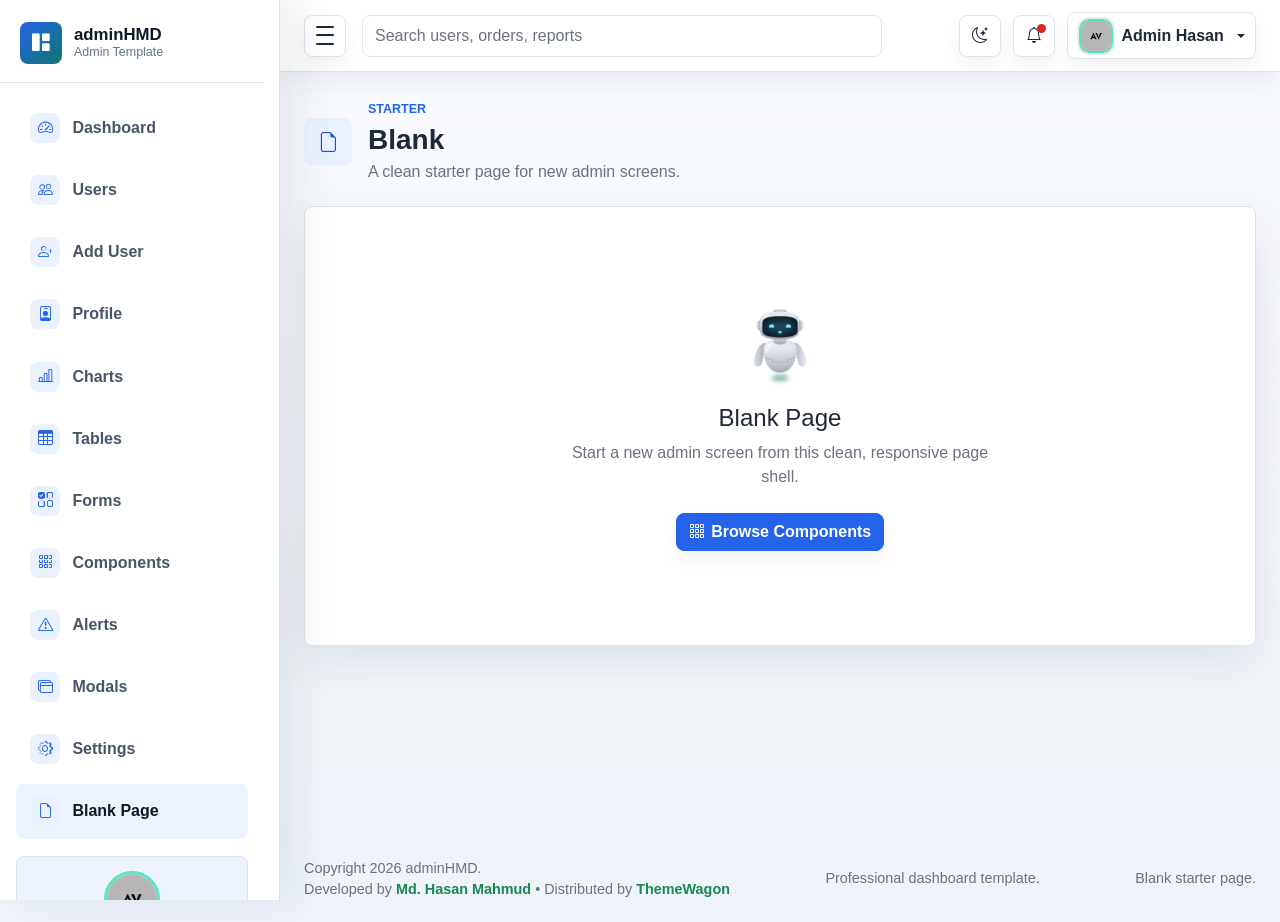
<file: setup/adminhmd-1.0.0/html/blank.html>
<!DOCTYPE html>
<html lang="en">
<head>
  <meta charset="UTF-8">
  <meta name="viewport" content="width=device-width, initial-scale=1.0">
  <meta name="description" content="adminHMD professional admin dashboard template">
  <title>Blank | adminHMD</title>

  <link rel="stylesheet" href="../assets/css/bootstrap.min.css">
  <link rel="stylesheet" href="../assets/vendors/bootstrap-icons/bootstrap-icons.css">
  <link rel="stylesheet" href="../assets/css/style.css">
</head>

<body>
  <div class="admin-shell">
    <div class="sidebar-backdrop" data-sidebar-close></div>

    <aside class="admin-sidebar" id="adminSidebar" aria-label="Main navigation">
      <div class="sidebar-header">
        <a class="brand-mark" href="index.html" aria-label="adminHMD dashboard">
          <span class="brand-icon"><i class="bi bi-grid-1x2-fill" aria-hidden="true"></i></span>
          <span class="brand-copy">
            <span class="brand-title">adminHMD</span>
            <span class="brand-subtitle">Admin Template</span>
          </span>
        </a>
      </div>

      <nav class="sidebar-nav">
        <a class="nav-link" href="index.html">
          <span class="nav-icon"><i class="bi bi-speedometer2" aria-hidden="true"></i></span>
          <span class="nav-text">Dashboard</span>
        </a>
        <a class="nav-link" href="users.html">
          <span class="nav-icon"><i class="bi bi-people" aria-hidden="true"></i></span>
          <span class="nav-text">Users</span>
        </a>
        <a class="nav-link" href="add-user.html">
          <span class="nav-icon"><i class="bi bi-person-plus" aria-hidden="true"></i></span>
          <span class="nav-text">Add User</span>
        </a>
        <a class="nav-link" href="profile.html">
          <span class="nav-icon"><i class="bi bi-person-badge" aria-hidden="true"></i></span>
          <span class="nav-text">Profile</span>
        </a>
        <a class="nav-link" href="charts.html">
          <span class="nav-icon"><i class="bi bi-bar-chart-line" aria-hidden="true"></i></span>
          <span class="nav-text">Charts</span>
        </a>
        <a class="nav-link" href="tables.html">
          <span class="nav-icon"><i class="bi bi-table" aria-hidden="true"></i></span>
          <span class="nav-text">Tables</span>
        </a>
        <a class="nav-link" href="forms.html">
          <span class="nav-icon"><i class="bi bi-ui-checks-grid" aria-hidden="true"></i></span>
          <span class="nav-text">Forms</span>
        </a>
        <a class="nav-link" href="components.html">
          <span class="nav-icon"><i class="bi bi-grid-3x3-gap" aria-hidden="true"></i></span>
          <span class="nav-text">Components</span>
        </a>
        <a class="nav-link" href="alerts.html">
          <span class="nav-icon"><i class="bi bi-exclamation-triangle" aria-hidden="true"></i></span>
          <span class="nav-text">Alerts</span>
        </a>
        <a class="nav-link" href="modals.html">
          <span class="nav-icon"><i class="bi bi-window-stack" aria-hidden="true"></i></span>
          <span class="nav-text">Modals</span>
        </a>
        <a class="nav-link" href="settings.html">
          <span class="nav-icon"><i class="bi bi-gear" aria-hidden="true"></i></span>
          <span class="nav-text">Settings</span>
        </a>
        <a class="nav-link active" href="blank.html" aria-current="page">
          <span class="nav-icon"><i class="bi bi-file-earmark" aria-hidden="true"></i></span>
          <span class="nav-text">Blank Page</span>
        </a>
      </nav>

      <div class="sidebar-user">
        <img class="avatar-img avatar-md sidebar-user-avatar" src="../assets/images/avatar/avatar.jpg" alt="Admin Hasan">
        <strong>Admin Hasan</strong>
        <small>Active Workspace</small>
      </div>

      <div class="sidebar-footer">
        <span class="status-dot"></span>
        <span class="sidebar-footer-text">System running smoothly</span>
      </div>
    </aside>

    <div class="admin-main">
      <nav class="navbar admin-navbar navbar-expand bg-white">
        <div class="container-fluid px-3 px-lg-4">
          <button class="sidebar-toggle" type="button" data-sidebar-toggle aria-controls="adminSidebar" aria-expanded="true" aria-label="Toggle sidebar">
            <span></span>
            <span></span>
            <span></span>
          </button>

          <form class="d-none d-md-flex ms-3 flex-grow-1" role="search">
            <input class="form-control search-input" type="search" placeholder="Search users, orders, reports" aria-label="Search">
          </form>

          <div class="navbar-actions ms-auto">
            <button class="icon-button theme-toggle" type="button" data-theme-toggle aria-label="Switch color theme" title="Switch color theme">
              <i class="bi bi-moon-stars" data-theme-icon aria-hidden="true"></i>
            </button>
            <div class="dropdown">
              <button class="icon-button" type="button" data-bs-toggle="dropdown" aria-expanded="false" aria-label="Notifications">
                <span class="notification-dot"></span>
                <i class="bi bi-bell" aria-hidden="true"></i>
              </button>
              <div class="dropdown-menu dropdown-menu-end notification-menu">
                <div class="dropdown-header fw-bold text-body">Notifications</div>
                <a class="dropdown-item" href="users.html">
                  <span class="notification-title">New user registered</span>
                  <span class="notification-time">4 minutes ago</span>
                </a>
                <a class="dropdown-item" href="charts.html">
                  <span class="notification-title">Revenue target reached</span>
                  <span class="notification-time">32 minutes ago</span>
                </a>
                <a class="dropdown-item" href="settings.html">
                  <span class="notification-title">Security review completed</span>
                  <span class="notification-time">1 hour ago</span>
                </a>
              </div>
            </div>

            <div class="dropdown">
              <button class="profile-button dropdown-toggle" type="button" data-bs-toggle="dropdown" aria-expanded="false">
                <img class="avatar-img avatar-sm" src="../assets/images/avatar/avatar.jpg" alt="Admin Hasan">
                <span class="profile-name d-none d-sm-inline">Admin Hasan</span>
              </button>
              <ul class="dropdown-menu dropdown-menu-end">
                <li><a class="dropdown-item" href="profile.html">Profile</a></li>
                <li><a class="dropdown-item" href="settings.html">Account settings</a></li>
                <li><hr class="dropdown-divider"></li>
                <li><a class="dropdown-item" href="login.html">Sign out</a></li>
              </ul>
            </div>
          </div>
        </div>
      </nav>

      <main class="dashboard-content">
        <div class="container-fluid px-3 px-lg-4 py-4">
          <div class="page-heading">
            <div class="page-heading-copy">
              <span class="page-icon"><i class="bi bi-file-earmark" aria-hidden="true"></i></span>
              <div>
                <p class="eyebrow mb-1">Starter</p>
                <h1 class="h3 mb-1">Blank</h1>
                <p class="text-muted mb-0">A clean starter page for new admin screens.</p>
              </div>
            </div>
            
          </div>

          <section class="panel blank-panel">
            <div class="blank-state">
              <img class="blank-visual" src="../assets/images/png/dasher-ai.png" alt="adminHMD assistant visual">
              <h2 class="h4 mb-2">Blank Page</h2>
              <p class="text-muted mb-4">Start a new admin screen from this clean, responsive page shell.</p>
              <a class="btn btn-primary" href="components.html"><i class="bi bi-grid-3x3-gap" aria-hidden="true"></i> Browse Components</a>
            </div>
          </section>
        </div>
      </main>

      <footer class="admin-footer">
        <div class="container-fluid px-3 px-lg-4">
          <span>Copyright 2026 adminHMD. <br> Developed by <a target="_blank" class="fw-bold text-success" href="https://github.com/HasanMahmudDev">Md. Hasan Mahmud</a> • Distributed by <a target="_blank" class="fw-bold text-success" href="https://themewagon.com">ThemeWagon</a> </span>
          <span>Professional dashboard template.</span>
          <span>Blank starter page.</span>
        </div>
      </footer>
    </div>
  </div>

  <script src="../assets/js/bootstrap.bundle.min.js"></script>
  <script src="../assets/js/main.js"></script>
</body>
</html>
</file>
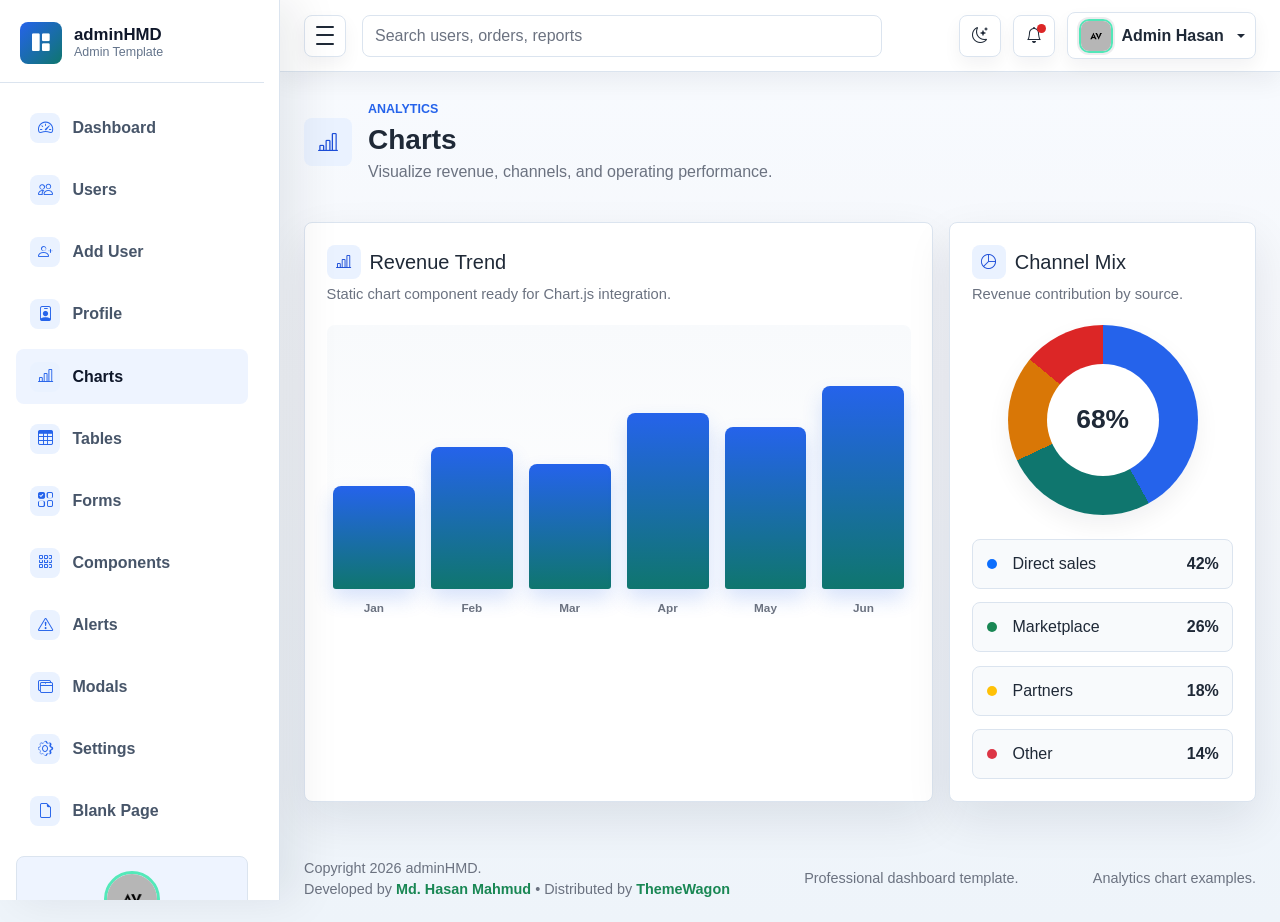
<file: setup/adminhmd-1.0.0/html/charts.html>
<!DOCTYPE html>
<html lang="en">
<head>
  <meta charset="UTF-8">
  <meta name="viewport" content="width=device-width, initial-scale=1.0">
  <meta name="description" content="adminHMD professional admin dashboard template">
  <title>Charts | adminHMD</title>

  <link rel="stylesheet" href="../assets/css/bootstrap.min.css">
  <link rel="stylesheet" href="../assets/vendors/bootstrap-icons/bootstrap-icons.css">
  <link rel="stylesheet" href="../assets/css/style.css">
</head>

<body>
  <div class="admin-shell">
    <div class="sidebar-backdrop" data-sidebar-close></div>

    <aside class="admin-sidebar" id="adminSidebar" aria-label="Main navigation">
      <div class="sidebar-header">
        <a class="brand-mark" href="index.html" aria-label="adminHMD dashboard">
          <span class="brand-icon"><i class="bi bi-grid-1x2-fill" aria-hidden="true"></i></span>
          <span class="brand-copy">
            <span class="brand-title">adminHMD</span>
            <span class="brand-subtitle">Admin Template</span>
          </span>
        </a>
      </div>

      <nav class="sidebar-nav">
        <a class="nav-link" href="index.html">
          <span class="nav-icon"><i class="bi bi-speedometer2" aria-hidden="true"></i></span>
          <span class="nav-text">Dashboard</span>
        </a>
        <a class="nav-link" href="users.html">
          <span class="nav-icon"><i class="bi bi-people" aria-hidden="true"></i></span>
          <span class="nav-text">Users</span>
        </a>
        <a class="nav-link" href="add-user.html">
          <span class="nav-icon"><i class="bi bi-person-plus" aria-hidden="true"></i></span>
          <span class="nav-text">Add User</span>
        </a>
        <a class="nav-link" href="profile.html">
          <span class="nav-icon"><i class="bi bi-person-badge" aria-hidden="true"></i></span>
          <span class="nav-text">Profile</span>
        </a>
        <a class="nav-link active" href="charts.html" aria-current="page">
          <span class="nav-icon"><i class="bi bi-bar-chart-line" aria-hidden="true"></i></span>
          <span class="nav-text">Charts</span>
        </a>
        <a class="nav-link" href="tables.html">
          <span class="nav-icon"><i class="bi bi-table" aria-hidden="true"></i></span>
          <span class="nav-text">Tables</span>
        </a>
        <a class="nav-link" href="forms.html">
          <span class="nav-icon"><i class="bi bi-ui-checks-grid" aria-hidden="true"></i></span>
          <span class="nav-text">Forms</span>
        </a>
        <a class="nav-link" href="components.html">
          <span class="nav-icon"><i class="bi bi-grid-3x3-gap" aria-hidden="true"></i></span>
          <span class="nav-text">Components</span>
        </a>
        <a class="nav-link" href="alerts.html">
          <span class="nav-icon"><i class="bi bi-exclamation-triangle" aria-hidden="true"></i></span>
          <span class="nav-text">Alerts</span>
        </a>
        <a class="nav-link" href="modals.html">
          <span class="nav-icon"><i class="bi bi-window-stack" aria-hidden="true"></i></span>
          <span class="nav-text">Modals</span>
        </a>
        <a class="nav-link" href="settings.html">
          <span class="nav-icon"><i class="bi bi-gear" aria-hidden="true"></i></span>
          <span class="nav-text">Settings</span>
        </a>
        <a class="nav-link" href="blank.html">
          <span class="nav-icon"><i class="bi bi-file-earmark" aria-hidden="true"></i></span>
          <span class="nav-text">Blank Page</span>
        </a>
      </nav>

      <div class="sidebar-user">
        <img class="avatar-img avatar-md sidebar-user-avatar" src="../assets/images/avatar/avatar.jpg" alt="Admin Hasan">
        <strong>Admin Hasan</strong>
        <small>Active Workspace</small>
      </div>

      <div class="sidebar-footer">
        <span class="status-dot"></span>
        <span class="sidebar-footer-text">System running smoothly</span>
      </div>
    </aside>

    <div class="admin-main">
      <nav class="navbar admin-navbar navbar-expand bg-white">
        <div class="container-fluid px-3 px-lg-4">
          <button class="sidebar-toggle" type="button" data-sidebar-toggle aria-controls="adminSidebar" aria-expanded="true" aria-label="Toggle sidebar">
            <span></span>
            <span></span>
            <span></span>
          </button>

          <form class="d-none d-md-flex ms-3 flex-grow-1" role="search">
            <input class="form-control search-input" type="search" placeholder="Search users, orders, reports" aria-label="Search">
          </form>

          <div class="navbar-actions ms-auto">
            <button class="icon-button theme-toggle" type="button" data-theme-toggle aria-label="Switch color theme" title="Switch color theme">
              <i class="bi bi-moon-stars" data-theme-icon aria-hidden="true"></i>
            </button>
            <div class="dropdown">
              <button class="icon-button" type="button" data-bs-toggle="dropdown" aria-expanded="false" aria-label="Notifications">
                <span class="notification-dot"></span>
                <i class="bi bi-bell" aria-hidden="true"></i>
              </button>
              <div class="dropdown-menu dropdown-menu-end notification-menu">
                <div class="dropdown-header fw-bold text-body">Notifications</div>
                <a class="dropdown-item" href="users.html">
                  <span class="notification-title">New user registered</span>
                  <span class="notification-time">4 minutes ago</span>
                </a>
                <a class="dropdown-item" href="charts.html">
                  <span class="notification-title">Revenue target reached</span>
                  <span class="notification-time">32 minutes ago</span>
                </a>
                <a class="dropdown-item" href="settings.html">
                  <span class="notification-title">Security review completed</span>
                  <span class="notification-time">1 hour ago</span>
                </a>
              </div>
            </div>

            <div class="dropdown">
              <button class="profile-button dropdown-toggle" type="button" data-bs-toggle="dropdown" aria-expanded="false">
                <img class="avatar-img avatar-sm" src="../assets/images/avatar/avatar.jpg" alt="Admin Hasan">
                <span class="profile-name d-none d-sm-inline">Admin Hasan</span>
              </button>
              <ul class="dropdown-menu dropdown-menu-end">
                <li><a class="dropdown-item" href="profile.html">Profile</a></li>
                <li><a class="dropdown-item" href="settings.html">Account settings</a></li>
                <li><hr class="dropdown-divider"></li>
                <li><a class="dropdown-item" href="login.html">Sign out</a></li>
              </ul>
            </div>
          </div>
        </div>
      </nav>

      <main class="dashboard-content">
        <div class="container-fluid px-3 px-lg-4 py-4">
          <div class="page-heading">
            <div class="page-heading-copy">
              <span class="page-icon"><i class="bi bi-bar-chart-line" aria-hidden="true"></i></span>
              <div>
                <p class="eyebrow mb-1">Analytics</p>
                <h1 class="h3 mb-1">Charts</h1>
                <p class="text-muted mb-0">Visualize revenue, channels, and operating performance.</p>
              </div>
            </div>
            
          </div>

          <section class="row g-3 mt-1">
            <div class="col-12 col-xl-8">
              <div class="panel h-100">
                <div class="panel-header"><div><h2 class="h5 mb-1 section-title"><i class="bi bi-bar-chart-line" aria-hidden="true"></i><span>Revenue Trend</span></h2><p class="text-muted mb-0">Static chart component ready for Chart.js integration.</p></div></div>
                <div class="chart-bars" aria-label="Revenue chart"><div class="chart-column bar-42"><span></span><small>Jan</small></div><div class="chart-column bar-58"><span></span><small>Feb</small></div><div class="chart-column bar-51"><span></span><small>Mar</small></div><div class="chart-column bar-72"><span></span><small>Apr</small></div><div class="chart-column bar-66"><span></span><small>May</small></div><div class="chart-column bar-83"><span></span><small>Jun</small></div></div>
              </div>
            </div>
            <div class="col-12 col-xl-4">
              <div class="panel h-100">
                <div class="panel-header"><div><h2 class="h5 mb-1 section-title"><i class="bi bi-pie-chart" aria-hidden="true"></i><span>Channel Mix</span></h2><p class="text-muted mb-0">Revenue contribution by source.</p></div></div>
                <div class="donut-chart mx-auto"><span>68%</span></div>
                <div class="legend-list mt-4"><div><span class="legend-dot bg-primary"></span>Direct sales<strong>42%</strong></div><div><span class="legend-dot bg-success"></span>Marketplace<strong>26%</strong></div><div><span class="legend-dot bg-warning"></span>Partners<strong>18%</strong></div><div><span class="legend-dot bg-danger"></span>Other<strong>14%</strong></div></div>
              </div>
            </div>
          </section>
        </div>
      </main>

      <footer class="admin-footer">
        <div class="container-fluid px-3 px-lg-4">
          <span>Copyright 2026 adminHMD. <br> Developed by <a target="_blank" class="fw-bold text-success" href="https://github.com/HasanMahmudDev">Md. Hasan Mahmud</a> • Distributed by <a target="_blank" class="fw-bold text-success" href="https://themewagon.com">ThemeWagon</a> </span>
          <span>Professional dashboard template.</span>
          <span>Analytics chart examples.</span>
        </div>
      </footer>
    </div>
  </div>

  <script src="../assets/js/bootstrap.bundle.min.js"></script>
  <script src="../assets/js/main.js"></script>
</body>
</html>
</file>
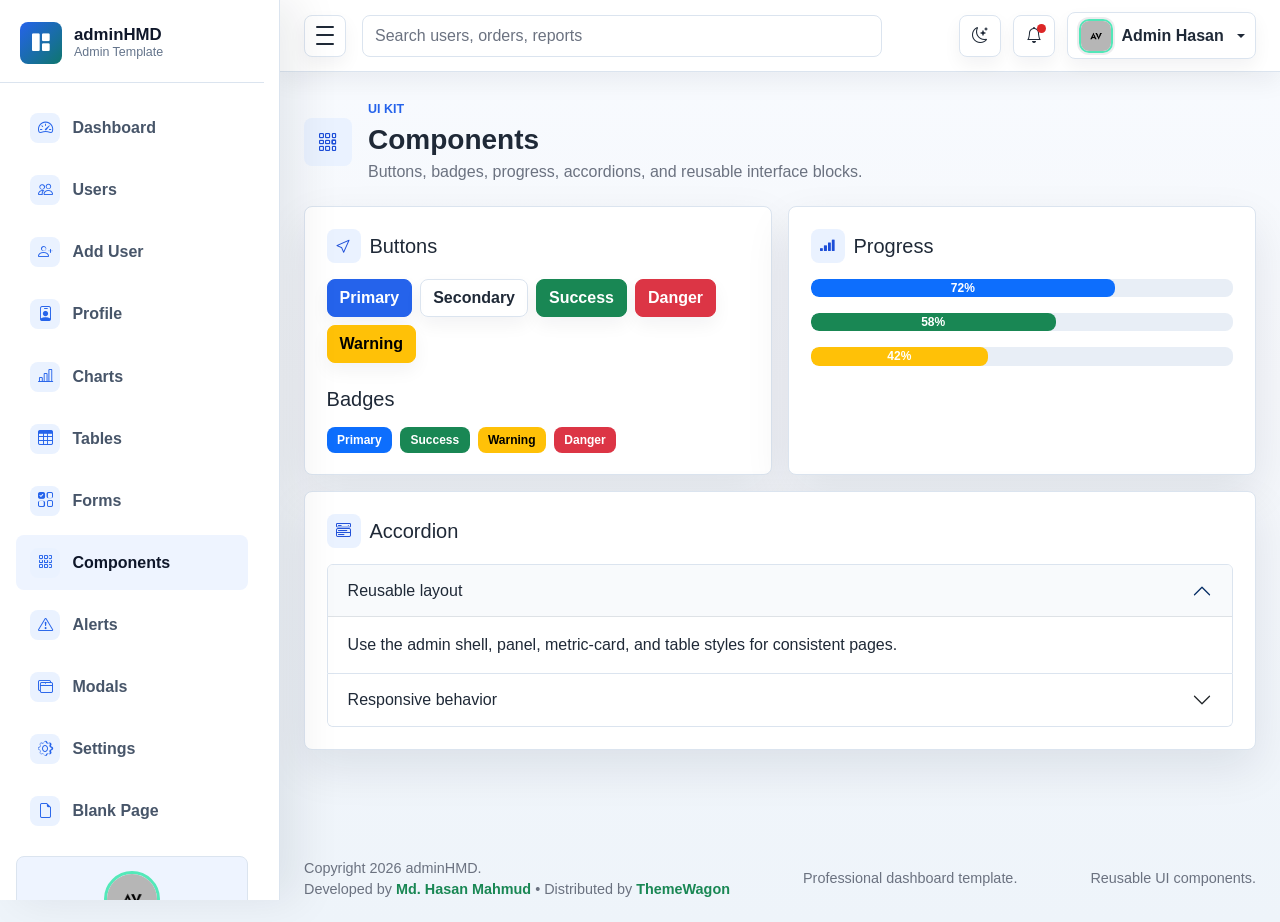
<file: setup/adminhmd-1.0.0/html/components.html>
<!DOCTYPE html>
<html lang="en">
<head>
  <meta charset="UTF-8">
  <meta name="viewport" content="width=device-width, initial-scale=1.0">
  <meta name="description" content="adminHMD professional admin dashboard template">
  <title>Components | adminHMD</title>

  <link rel="stylesheet" href="../assets/css/bootstrap.min.css">
  <link rel="stylesheet" href="../assets/vendors/bootstrap-icons/bootstrap-icons.css">
  <link rel="stylesheet" href="../assets/css/style.css">
</head>

<body>
  <div class="admin-shell">
    <div class="sidebar-backdrop" data-sidebar-close></div>

    <aside class="admin-sidebar" id="adminSidebar" aria-label="Main navigation">
      <div class="sidebar-header">
        <a class="brand-mark" href="index.html" aria-label="adminHMD dashboard">
          <span class="brand-icon"><i class="bi bi-grid-1x2-fill" aria-hidden="true"></i></span>
          <span class="brand-copy">
            <span class="brand-title">adminHMD</span>
            <span class="brand-subtitle">Admin Template</span>
          </span>
        </a>
      </div>

      <nav class="sidebar-nav">
        <a class="nav-link" href="index.html">
          <span class="nav-icon"><i class="bi bi-speedometer2" aria-hidden="true"></i></span>
          <span class="nav-text">Dashboard</span>
        </a>
        <a class="nav-link" href="users.html">
          <span class="nav-icon"><i class="bi bi-people" aria-hidden="true"></i></span>
          <span class="nav-text">Users</span>
        </a>
        <a class="nav-link" href="add-user.html">
          <span class="nav-icon"><i class="bi bi-person-plus" aria-hidden="true"></i></span>
          <span class="nav-text">Add User</span>
        </a>
        <a class="nav-link" href="profile.html">
          <span class="nav-icon"><i class="bi bi-person-badge" aria-hidden="true"></i></span>
          <span class="nav-text">Profile</span>
        </a>
        <a class="nav-link" href="charts.html">
          <span class="nav-icon"><i class="bi bi-bar-chart-line" aria-hidden="true"></i></span>
          <span class="nav-text">Charts</span>
        </a>
        <a class="nav-link" href="tables.html">
          <span class="nav-icon"><i class="bi bi-table" aria-hidden="true"></i></span>
          <span class="nav-text">Tables</span>
        </a>
        <a class="nav-link" href="forms.html">
          <span class="nav-icon"><i class="bi bi-ui-checks-grid" aria-hidden="true"></i></span>
          <span class="nav-text">Forms</span>
        </a>
        <a class="nav-link active" href="components.html" aria-current="page">
          <span class="nav-icon"><i class="bi bi-grid-3x3-gap" aria-hidden="true"></i></span>
          <span class="nav-text">Components</span>
        </a>
        <a class="nav-link" href="alerts.html">
          <span class="nav-icon"><i class="bi bi-exclamation-triangle" aria-hidden="true"></i></span>
          <span class="nav-text">Alerts</span>
        </a>
        <a class="nav-link" href="modals.html">
          <span class="nav-icon"><i class="bi bi-window-stack" aria-hidden="true"></i></span>
          <span class="nav-text">Modals</span>
        </a>
        <a class="nav-link" href="settings.html">
          <span class="nav-icon"><i class="bi bi-gear" aria-hidden="true"></i></span>
          <span class="nav-text">Settings</span>
        </a>
        <a class="nav-link" href="blank.html">
          <span class="nav-icon"><i class="bi bi-file-earmark" aria-hidden="true"></i></span>
          <span class="nav-text">Blank Page</span>
        </a>
      </nav>

      <div class="sidebar-user">
        <img class="avatar-img avatar-md sidebar-user-avatar" src="../assets/images/avatar/avatar.jpg" alt="Admin Hasan">
        <strong>Admin Hasan</strong>
        <small>Active Workspace</small>
      </div>

      <div class="sidebar-footer">
        <span class="status-dot"></span>
        <span class="sidebar-footer-text">System running smoothly</span>
      </div>
    </aside>

    <div class="admin-main">
      <nav class="navbar admin-navbar navbar-expand bg-white">
        <div class="container-fluid px-3 px-lg-4">
          <button class="sidebar-toggle" type="button" data-sidebar-toggle aria-controls="adminSidebar" aria-expanded="true" aria-label="Toggle sidebar">
            <span></span>
            <span></span>
            <span></span>
          </button>

          <form class="d-none d-md-flex ms-3 flex-grow-1" role="search">
            <input class="form-control search-input" type="search" placeholder="Search users, orders, reports" aria-label="Search">
          </form>

          <div class="navbar-actions ms-auto">
            <button class="icon-button theme-toggle" type="button" data-theme-toggle aria-label="Switch color theme" title="Switch color theme">
              <i class="bi bi-moon-stars" data-theme-icon aria-hidden="true"></i>
            </button>
            <div class="dropdown">
              <button class="icon-button" type="button" data-bs-toggle="dropdown" aria-expanded="false" aria-label="Notifications">
                <span class="notification-dot"></span>
                <i class="bi bi-bell" aria-hidden="true"></i>
              </button>
              <div class="dropdown-menu dropdown-menu-end notification-menu">
                <div class="dropdown-header fw-bold text-body">Notifications</div>
                <a class="dropdown-item" href="users.html">
                  <span class="notification-title">New user registered</span>
                  <span class="notification-time">4 minutes ago</span>
                </a>
                <a class="dropdown-item" href="charts.html">
                  <span class="notification-title">Revenue target reached</span>
                  <span class="notification-time">32 minutes ago</span>
                </a>
                <a class="dropdown-item" href="settings.html">
                  <span class="notification-title">Security review completed</span>
                  <span class="notification-time">1 hour ago</span>
                </a>
              </div>
            </div>

            <div class="dropdown">
              <button class="profile-button dropdown-toggle" type="button" data-bs-toggle="dropdown" aria-expanded="false">
                <img class="avatar-img avatar-sm" src="../assets/images/avatar/avatar.jpg" alt="Admin Hasan">
                <span class="profile-name d-none d-sm-inline">Admin Hasan</span>
              </button>
              <ul class="dropdown-menu dropdown-menu-end">
                <li><a class="dropdown-item" href="profile.html">Profile</a></li>
                <li><a class="dropdown-item" href="settings.html">Account settings</a></li>
                <li><hr class="dropdown-divider"></li>
                <li><a class="dropdown-item" href="login.html">Sign out</a></li>
              </ul>
            </div>
          </div>
        </div>
      </nav>

      <main class="dashboard-content">
        <div class="container-fluid px-3 px-lg-4 py-4">
          <div class="page-heading">
            <div class="page-heading-copy">
              <span class="page-icon"><i class="bi bi-grid-3x3-gap" aria-hidden="true"></i></span>
              <div>
                <p class="eyebrow mb-1">UI Kit</p>
                <h1 class="h3 mb-1">Components</h1>
                <p class="text-muted mb-0">Buttons, badges, progress, accordions, and reusable interface blocks.</p>
              </div>
            </div>
            
          </div>

          <section class="row g-3">
            <div class="col-12 col-xl-6"><div class="panel h-100"><h2 class="h5 mb-3 section-title"><i class="bi bi-cursor" aria-hidden="true"></i><span>Buttons</span></h2><div class="d-flex flex-wrap gap-2"><button class="btn btn-primary" type="button">Primary</button><button class="btn btn-outline-secondary" type="button">Secondary</button><button class="btn btn-success" type="button">Success</button><button class="btn btn-danger" type="button">Danger</button><button class="btn btn-warning" type="button">Warning</button></div><h2 class="h5 mt-4 mb-3">Badges</h2><div class="d-flex flex-wrap gap-2"><span class="badge text-bg-primary">Primary</span><span class="badge text-bg-success">Success</span><span class="badge text-bg-warning">Warning</span><span class="badge text-bg-danger">Danger</span></div></div></div>
            <div class="col-12 col-xl-6"><div class="panel h-100"><h2 class="h5 mb-3 section-title"><i class="bi bi-reception-4" aria-hidden="true"></i><span>Progress</span></h2><div class="progress mb-3"><div class="progress-bar progress-72" role="progressbar" aria-valuenow="72" aria-valuemin="0" aria-valuemax="100">72%</div></div><div class="progress mb-3"><div class="progress-bar bg-success progress-58" role="progressbar" aria-valuenow="58" aria-valuemin="0" aria-valuemax="100">58%</div></div><div class="progress"><div class="progress-bar bg-warning progress-42" role="progressbar" aria-valuenow="42" aria-valuemin="0" aria-valuemax="100">42%</div></div></div></div>
            <div class="col-12"><div class="panel"><h2 class="h5 mb-3 section-title"><i class="bi bi-menu-button-wide" aria-hidden="true"></i><span>Accordion</span></h2><div class="accordion" id="componentAccordion"><div class="accordion-item"><h3 class="accordion-header"><button class="accordion-button" type="button" data-bs-toggle="collapse" data-bs-target="#collapseOne" aria-expanded="true" aria-controls="collapseOne">Reusable layout</button></h3><div id="collapseOne" class="accordion-collapse collapse show" data-bs-parent="#componentAccordion"><div class="accordion-body">Use the admin shell, panel, metric-card, and table styles for consistent pages.</div></div></div><div class="accordion-item"><h3 class="accordion-header"><button class="accordion-button collapsed" type="button" data-bs-toggle="collapse" data-bs-target="#collapseTwo" aria-expanded="false" aria-controls="collapseTwo">Responsive behavior</button></h3><div id="collapseTwo" class="accordion-collapse collapse" data-bs-parent="#componentAccordion"><div class="accordion-body">The sidebar becomes a mobile overlay and a compact mini sidebar on desktop.</div></div></div></div></div></div>
          </section>
        </div>
      </main>

      <footer class="admin-footer">
        <div class="container-fluid px-3 px-lg-4">
          <span>Copyright 2026 adminHMD. <br> Developed by <a target="_blank" class="fw-bold text-success" href="https://github.com/HasanMahmudDev">Md. Hasan Mahmud</a> • Distributed by <a target="_blank" class="fw-bold text-success" href="https://themewagon.com">ThemeWagon</a> </span>
          <span>Professional dashboard template.</span>
          <span>Reusable UI components.</span>
        </div>
      </footer>
    </div>
  </div>

  <script src="../assets/js/bootstrap.bundle.min.js"></script>
  <script src="../assets/js/main.js"></script>
</body>
</html>
</file>
<file: setup/adminhmd-1.0.0/assets/css/style.css>
:root {
  --sidebar-width: 280px;
  --sidebar-mini-width: 84px;
  --admin-bg: #f5f7fb;
  --admin-surface: #ffffff;
  --admin-surface-soft: #f8fafc;
  --admin-border: #dbe4ef;
  --admin-text: #1f2937;
  --admin-muted: #6b7280;
  --admin-primary: #2563eb;
  --admin-primary-dark: #1d4ed8;
  --admin-success: #0f766e;
  --admin-warning: #d97706;
  --admin-danger: #dc2626;
  --admin-sidebar: #111827;
  --admin-sidebar-soft: #1f2937;
  --admin-shadow-sm: 0 10px 24px rgba(15, 23, 42, 0.06);
  --admin-shadow: 0 18px 46px rgba(15, 23, 42, 0.09);
  --admin-shadow-lg: 0 26px 70px rgba(15, 23, 42, 0.12);
  --admin-ring: 0 0 0 4px rgba(37, 99, 235, 0.12);
}

* {
  box-sizing: border-box;
}

html {
  min-height: 100%;
}

body {
  min-height: 100vh;
  margin: 0;
  background: linear-gradient(180deg, #f8fbff 0%, var(--admin-bg) 42%, #eef4fa 100%);
  color: var(--admin-text);
  font-family: "Segoe UI", Arial, sans-serif;
}

a {
  text-decoration: none;
}

.admin-shell {
  min-height: 100vh;
}

.admin-sidebar {
  position: fixed;
  inset: 0 auto 0 0;
  z-index: 1040;
  width: var(--sidebar-width);
  display: flex;
  flex-direction: column;
  overflow-x: hidden;
  overflow-y: auto;
  /* Reserve scrollbar gutter to keep inner content width stable so header/footer dividers align with scrollbar */
  scrollbar-gutter: stable;
  background: var(--admin-sidebar);
  color: #ffffff;
  box-shadow: 18px 0 42px rgba(15, 23, 42, 0.18);
  transform: translateX(0);
  transition: width 0.2s ease, transform 0.2s ease;
}

.sidebar-header {
  padding: 1.35rem 1.25rem 1.15rem;
  margin-inline: 0;
  border-bottom: 1px solid rgba(255, 255, 255, 0.08);
}

.brand-mark {
  display: flex;
  align-items: center;
  gap: 0.75rem;
  min-width: 0;
  color: #ffffff;
}

.brand-mark:hover,
.brand-mark:focus {
  color: #ffffff;
}

.brand-icon,
.profile-avatar,
.metric-icon,
.nav-icon {
  display: inline-grid;
  place-items: center;
  flex: 0 0 auto;
  font-weight: 800;
}

.brand-icon {
  width: 42px;
  height: 42px;
  border-radius: 8px;
  background: linear-gradient(135deg, #2563eb, #0f766e);
  color: #ffffff;
}

.brand-copy,
.brand-title,
.brand-subtitle,
.nav-text,
.sidebar-footer-text {
  min-width: 0;
  transition: opacity 0.16s ease, width 0.16s ease;
}

.brand-title,
.brand-subtitle {
  display: block;
  line-height: 1.2;
  white-space: nowrap;
}

.brand-title {
  font-size: 1.05rem;
  font-weight: 800;
}

.brand-subtitle {
  color: #9ca3af;
  font-size: 0.78rem;
}

.sidebar-nav {
  display: grid;
  gap: 0.45rem;
  padding: 1.1rem 1rem;
}

.sidebar-nav .nav-link {
  display: flex;
  align-items: center;
  gap: 0.75rem;
  min-height: 48px;
  padding: 0.78rem 0.9rem;
  border-radius: 8px;
  color: #d1d5db;
  font-weight: 700;
  transition: background 0.16s ease, color 0.16s ease, transform 0.16s ease;
  white-space: nowrap;
}

.sidebar-nav .nav-link:hover,
.sidebar-nav .nav-link:focus,
.sidebar-nav .nav-link.active {
  background: var(--admin-sidebar-soft);
  color: #ffffff;
}

.sidebar-nav .nav-link:hover,
.sidebar-nav .nav-link:focus {
  transform: translateX(2px);
}

.nav-icon {
  width: 30px;
  height: 30px;
  border-radius: 8px;
  background: rgba(255, 255, 255, 0.08);
  color: #bfdbfe;
  font-size: 0.76rem;
}

.sidebar-footer {
  display: flex;
  align-items: center;
  gap: 0.65rem;
  margin-top: auto;
  margin-inline: 1.25rem;
  padding: 1rem 0;
  color: #d1d5db;
  border-top: 1px solid rgba(255, 255, 255, 0.08);
  font-size: 0.9rem;
  white-space: nowrap;
}

.sidebar-user {
  margin: auto 1rem 1rem;
  padding: 0.85rem;
  display: grid;
  justify-items: center;
  gap: 0.22rem;
  border: 1px solid var(--admin-sidebar-border);
  border-radius: 8px;
  background: var(--admin-sidebar-soft);
  text-align: center;
}

.sidebar-user-avatar {
  border: 3px solid #53e9b9;
}

.sidebar-user strong {
  color: var(--admin-sidebar-text-strong);
  font-size: 1rem;
  line-height: 1.1;
}

.sidebar-user small {
  color: var(--admin-sidebar-muted);
  font-size: 0.84rem;
}

.status-dot,
.notification-dot {
  width: 9px;
  height: 9px;
  border-radius: 50%;
}

.status-dot {
  flex: 0 0 auto;
  background: #22c55e;
}

.sidebar-backdrop {
  position: fixed;
  inset: 0;
  z-index: 1030;
  display: none;
  background: rgba(15, 23, 42, 0.5);
}

.admin-main {
  width: auto;
  min-width: 0;
  min-height: 100vh;
  margin-left: var(--sidebar-width);
  transition: margin-left 0.2s ease;
}

.admin-navbar {
  position: sticky;
  top: 0;
  z-index: 1020;
  min-height: 72px;
  border-bottom: 1px solid var(--admin-border);
  box-shadow: var(--admin-shadow-sm);
}

.admin-navbar.bg-white {
  background-color: rgba(255, 255, 255, 0.94) !important;
  backdrop-filter: blur(14px);
}

.sidebar-toggle {
  width: 42px;
  height: 42px;
  display: inline-grid;
  place-items: center;
  gap: 4px;
  padding: 9px;
  border: 1px solid var(--admin-border);
  border-radius: 8px;
  background: #ffffff;
  box-shadow: 0 8px 18px rgba(15, 23, 42, 0.05);
  transition: border-color 0.16s ease, background 0.16s ease, box-shadow 0.16s ease;
}

.sidebar-toggle:hover,
.sidebar-toggle:focus {
  border-color: #bfdbfe;
  background: #f8fbff;
  box-shadow: var(--admin-ring);
}

.sidebar-toggle span {
  width: 18px;
  height: 2px;
  display: block;
  background: var(--admin-text);
  border-radius: 999px;
}

.search-input {
  max-width: 520px;
  border-color: var(--admin-border);
  border-radius: 8px;
  background: var(--admin-surface-soft);
  min-height: 42px;
  box-shadow: none;
}

.search-input:focus {
  border-color: #93c5fd;
  box-shadow: var(--admin-ring);
}

.navbar-actions {
  display: flex;
  align-items: center;
  gap: 0.75rem;
}

.icon-button,
.profile-button {
  border: 1px solid var(--admin-border);
  background: #ffffff;
  color: var(--admin-text);
  box-shadow: 0 8px 18px rgba(15, 23, 42, 0.05);
  transition: border-color 0.16s ease, box-shadow 0.16s ease, transform 0.16s ease;
}

.icon-button:hover,
.icon-button:focus,
.profile-button:hover,
.profile-button:focus {
  border-color: #bfdbfe;
  box-shadow: var(--admin-ring);
}

.icon-button {
  position: relative;
  width: 42px;
  height: 42px;
  border-radius: 8px;
  font-weight: 800;
}

.notification-dot {
  position: absolute;
  top: 8px;
  right: 8px;
  background: var(--admin-danger);
}

.notification-menu {
  width: min(320px, calc(100vw - 2rem));
  border: 1px solid var(--admin-border);
  border-radius: 8px;
  box-shadow: var(--admin-shadow);
}

.notification-menu .dropdown-item {
  display: grid;
  gap: 0.2rem;
  padding-block: 0.7rem;
}

.notification-title {
  font-weight: 700;
}

.notification-time {
  color: var(--admin-muted);
  font-size: 0.82rem;
}

.profile-button {
  display: flex;
  align-items: center;
  gap: 0.55rem;
  min-height: 42px;
  padding: 0.35rem 0.65rem;
  border-radius: 8px;
  font-weight: 700;
}

.profile-avatar {
  width: 30px;
  height: 30px;
  border-radius: 8px;
  background: #e0ecff;
  color: var(--admin-primary-dark);
  font-size: 0.76rem;
}

.avatar-img {
  display: block;
  flex: 0 0 auto;
  object-fit: cover;
  object-position: center;
}

.avatar-sm {
  width: 34px;
  height: 34px;
  border-radius: 10px;
}

.avatar-md {
  width: 56px;
  height: 56px;
  border-radius: 50%;
}

.avatar-xl {
  width: 78px;
  height: 78px;
  border-radius: 50%;
}

.profile-button .avatar-sm {
  border: 2px solid #52e7b8;
  box-shadow: 0 0 0 2px rgba(15, 23, 42, 0.08);
}

html[data-theme="dark"] .profile-button .avatar-sm {
  border-color: #54f0be;
  box-shadow: 0 0 0 2px rgba(255, 255, 255, 0.08);
}

.dashboard-content {
  min-height: calc(100vh - 132px);
}

.dashboard-content > .container-fluid {
  padding-top: 1.75rem !important;
  padding-bottom: 1.75rem !important;
}

.page-heading,
.panel-header,
.metric-top {
  display: flex;
  align-items: center;
  justify-content: space-between;
  gap: 1rem;
}

.page-heading {
  margin-bottom: 1.35rem;
}

.page-heading h1 {
  font-weight: 800;
  letter-spacing: 0;
}

.eyebrow {
  color: var(--admin-primary);
  font-size: 0.78rem;
  font-weight: 800;
  text-transform: uppercase;
}

.heading-actions {
  display: flex;
  flex-wrap: wrap;
  justify-content: flex-end;
  gap: 0.65rem;
}

.btn {
  border-radius: 8px;
  font-weight: 700;
  box-shadow: 0 8px 18px rgba(15, 23, 42, 0.05);
  transition: border-color 0.16s ease, background 0.16s ease, box-shadow 0.16s ease, transform 0.16s ease;
}

.btn:hover,
.btn:focus {
  transform: translateY(-1px);
}

.btn-primary {
  border-color: var(--admin-primary);
  background: var(--admin-primary);
}

.btn-primary:hover,
.btn-primary:focus {
  border-color: var(--admin-primary-dark);
  background: var(--admin-primary-dark);
}

.metric-card,
.panel {
  border: 1px solid var(--admin-border);
  border-radius: 8px;
  background: var(--admin-surface);
  box-shadow: var(--admin-shadow);
}

.metric-card {
  position: relative;
  min-height: 164px;
  padding: 1.35rem;
  overflow: hidden;
  transition: border-color 0.18s ease, box-shadow 0.18s ease, transform 0.18s ease;
}

.metric-card::before {
  content: "";
  position: absolute;
  inset: 0 auto 0 0;
  width: 4px;
  background: var(--metric-color, var(--admin-primary));
}

.metric-card:hover {
  border-color: #c6d5e8;
  box-shadow: var(--admin-shadow-lg);
  transform: translateY(-3px);
}

.metric-primary {
  --metric-color: var(--admin-primary);
}

.metric-success {
  --metric-color: var(--admin-success);
}

.metric-warning {
  --metric-color: var(--admin-warning);
}

.metric-danger {
  --metric-color: var(--admin-danger);
}

.metric-label {
  color: var(--admin-muted);
  font-size: 0.78rem;
  font-weight: 800;
  text-transform: uppercase;
}

.metric-icon {
  width: 42px;
  height: 42px;
  border-radius: 8px;
  background: #eaf2ff;
  color: var(--metric-color, var(--admin-primary));
  box-shadow: inset 0 0 0 1px rgba(255, 255, 255, 0.7);
}

.metric-success .metric-icon {
  background: #e7f6f3;
}

.metric-warning .metric-icon {
  background: #fff4df;
}

.metric-danger .metric-icon {
  background: #ffecec;
}

.metric-value {
  margin-top: 1rem;
  color: var(--admin-text);
  font-size: 2.18rem;
  font-weight: 800;
  line-height: 1;
}

.metric-meta {
  display: flex;
  flex-wrap: wrap;
  gap: 0.35rem;
  margin-top: 0.9rem;
  color: var(--admin-muted);
  font-size: 0.9rem;
  font-weight: 700;
}

.panel {
  padding: 1.35rem;
  transition: border-color 0.18s ease, box-shadow 0.18s ease;
}

.panel:hover {
  border-color: #c6d5e8;
  box-shadow: var(--admin-shadow-lg);
}

.panel-header {
  margin-bottom: 1.25rem;
}

.panel-header p {
  font-size: 0.92rem;
}

.chart-bars {
  height: 292px;
  display: grid;
  grid-template-columns: repeat(6, minmax(38px, 1fr));
  align-items: end;
  gap: 1rem;
  padding: 1.2rem 0.4rem 0;
  border-radius: 8px;
  background: linear-gradient(180deg, #f8fafc 0%, #ffffff 100%);
}

.chart-column {
  height: 100%;
  display: grid;
  grid-template-rows: 1fr auto;
  align-items: end;
  gap: 0.6rem;
  color: var(--admin-muted);
  font-size: 0.84rem;
  font-weight: 700;
  text-align: center;
}

.chart-column span {
  width: 100%;
  height: var(--bar-size);
  min-height: 28px;
  display: block;
  border-radius: 8px 8px 3px 3px;
  background: linear-gradient(180deg, var(--admin-primary), var(--admin-success));
  box-shadow: 0 10px 20px rgba(37, 99, 235, 0.18);
}

.bar-42 {
  --bar-size: 42%;
}

.bar-58 {
  --bar-size: 58%;
}

.bar-51 {
  --bar-size: 51%;
}

.bar-72 {
  --bar-size: 72%;
}

.bar-66 {
  --bar-size: 66%;
}

.bar-83 {
  --bar-size: 83%;
}

.activity-list {
  display: grid;
  gap: 1.1rem;
}

.activity-item {
  display: grid;
  grid-template-columns: auto 1fr;
  gap: 0.85rem;
  padding-bottom: 1.1rem;
  border-bottom: 1px solid var(--admin-border);
}

.activity-item:last-child {
  padding-bottom: 0;
  border-bottom: 0;
}

.activity-dot {
  width: 12px;
  height: 12px;
  margin-top: 0.45rem;
  border-radius: 50%;
  box-shadow: 0 0 0 5px rgba(37, 99, 235, 0.08);
}

.table {
  --bs-table-bg: transparent;
}

.table thead th {
  color: var(--admin-muted);
  font-size: 0.78rem;
  text-transform: uppercase;
  white-space: nowrap;
}

.table tbody td {
  min-width: 120px;
  padding-top: 1rem;
  padding-bottom: 1rem;
}

.table tbody tr {
  transition: background 0.16s ease;
}

.table tbody tr:hover {
  background: #f8fbff;
}

.badge {
  border-radius: 8px;
  padding: 0.45rem 0.65rem;
}

.table-search {
  width: min(260px, 100%);
  border-color: var(--admin-border);
  border-radius: 8px;
}

.table-media {
  display: flex;
  align-items: center;
  gap: 0.7rem;
}

.product-thumb {
  width: 42px;
  height: 42px;
  border-radius: 8px;
  object-fit: cover;
  flex: 0 0 auto;
  border: 1px solid var(--admin-border);
}

.profile-avatar-lg {
  width: 92px;
  height: 92px;
  border-radius: 8px;
  font-size: 1.5rem;
}

.profile-hero {
  display: grid;
  justify-items: center;
}

.profile-card {
  overflow: hidden;
}

.profile-cover {
  margin: -1.35rem -1.35rem 0.9rem;
  height: 96px;
  border-bottom: 1px solid var(--admin-border);
}

.profile-cover img {
  width: 100%;
  height: 100%;
  display: block;
  object-fit: cover;
  object-position: center;
}

.profile-photo {
  margin-top: -44px;
  border: 4px solid var(--admin-surface);
  box-shadow: var(--admin-shadow-sm);
}

.info-list,
.settings-list,
.legend-list {
  display: grid;
  gap: 0.85rem;
}

.info-list div,
.mini-card,
.settings-row,
.legend-list div {
  border: 1px solid var(--admin-border);
  border-radius: 8px;
  background: var(--admin-surface-soft);
}

.info-list div,
.legend-list div {
  display: flex;
  align-items: center;
  justify-content: space-between;
  gap: 1rem;
  padding: 0.85rem;
}

.info-list span,
.mini-card span,
.settings-row small {
  color: var(--admin-muted);
  font-size: 0.84rem;
}

.info-list strong,
.mini-card strong {
  text-align: right;
}

.mini-card {
  display: grid;
  gap: 0.35rem;
  min-height: 104px;
  align-content: center;
  padding: 1rem;
}

.mini-card strong {
  color: var(--admin-text);
  font-size: 1.05rem;
}

.settings-row {
  display: flex;
  align-items: center;
  justify-content: space-between;
  gap: 1rem;
  padding: 1rem;
  cursor: pointer;
}

.settings-row span {
  display: grid;
  gap: 0.2rem;
}

.donut-chart {
  width: 190px;
  height: 190px;
  display: grid;
  place-items: center;
  border-radius: 50%;
  background: conic-gradient(var(--admin-primary) 0 42%, var(--admin-success) 42% 68%, var(--admin-warning) 68% 86%, var(--admin-danger) 86% 100%);
  box-shadow: var(--admin-shadow-sm);
}

.donut-chart span {
  width: 112px;
  height: 112px;
  display: grid;
  place-items: center;
  border-radius: 50%;
  background: #ffffff;
  color: var(--admin-text);
  font-size: 1.65rem;
  font-weight: 800;
}

.legend-list div {
  padding: 0.75rem 0.85rem;
}

.legend-dot {
  width: 10px;
  height: 10px;
  flex: 0 0 auto;
  border-radius: 50%;
}

.legend-list strong {
  margin-left: auto;
}

.progress {
  height: 1.15rem;
  border-radius: 8px;
  background: #e8eef6;
}

.progress-bar {
  border-radius: 8px;
  font-size: 0.75rem;
  font-weight: 800;
}

.progress-42 {
  width: 42%;
}

.progress-58 {
  width: 58%;
}

.progress-72 {
  width: 72%;
}

.blank-panel {
  min-height: 440px;
  display: grid;
  place-items: center;
  text-align: center;
}

.blank-state {
  max-width: 440px;
  display: grid;
  justify-items: center;
}

.blank-visual {
  width: 88px;
  height: 88px;
  object-fit: contain;
  margin-bottom: 0.9rem;
}

.auth-body {
  min-height: 100vh;
  background: linear-gradient(135deg, #f8fbff 0%, #eaf2ff 44%, #eef8f6 100%);
}

.auth-page,
.error-page {
  min-height: 100vh;
  display: grid;
  place-items: center;
  padding: 1.5rem;
}

.auth-card,
.error-card {
  width: min(100%, 460px);
  border: 1px solid var(--admin-border);
  border-radius: 8px;
  background: rgba(255, 255, 255, 0.96);
  box-shadow: var(--admin-shadow-lg);
}

.auth-card {
  padding: 1.5rem;
}

.auth-visual {
  margin-bottom: 1rem;
  height: 96px;
  border: 1px solid var(--admin-border);
  border-radius: 8px;
  overflow: hidden;
}

.auth-visual img {
  width: 100%;
  height: 100%;
  display: block;
  object-fit: cover;
  object-position: center;
}

.error-card {
  padding: 2rem;
  text-align: center;
}

.error-illustration {
  width: min(260px, 100%);
  max-height: 132px;
  object-fit: contain;
  margin: 0 auto 0.55rem;
}

.auth-brand {
  display: flex;
  align-items: center;
  gap: 0.75rem;
  margin-bottom: 1.5rem;
  color: var(--admin-text);
}

.auth-brand:hover,
.auth-brand:focus {
  color: var(--admin-text);
}

.auth-brand span:last-child {
  display: grid;
  line-height: 1.2;
}

.auth-brand small,
.auth-footer {
  color: var(--admin-muted);
}

.auth-footer {
  margin-top: 1.2rem;
  text-align: center;
  font-size: 0.92rem;
}

.error-code {
  color: var(--admin-primary);
  font-size: clamp(5rem, 18vw, 8rem);
  font-weight: 800;
  line-height: 1;
}

.admin-footer {
  padding: 1.1rem 0 1.35rem;
  color: var(--admin-muted);
  font-size: 0.9rem;
}

.admin-footer .container-fluid {
  display: flex;
  align-items: center;
  justify-content: space-between;
  gap: 1rem;
}

@media (min-width: 992px) {
  body.sidebar-mini .admin-sidebar {
    width: var(--sidebar-mini-width);
  }

  body.sidebar-mini .admin-main {
    margin-left: var(--sidebar-mini-width);
  }

  body.sidebar-mini .brand-copy,
  body.sidebar-mini .nav-text,
  body.sidebar-mini .sidebar-footer-text {
    width: 0;
    opacity: 0;
    overflow: hidden;
  }

  body.sidebar-mini .sidebar-header,
  body.sidebar-mini .sidebar-footer {
    margin-inline: 1rem;
    padding-inline: 0;
  }

  body.sidebar-mini .sidebar-nav .nav-link {
    justify-content: center;
    padding-inline: 0.65rem;
  }

  body.sidebar-mini .sidebar-nav .nav-link:hover,
  body.sidebar-mini .sidebar-nav .nav-link:focus {
    transform: none;
  }
}

@media (max-width: 991.98px) {
  .admin-sidebar {
    width: min(var(--sidebar-width), calc(100vw - 48px));
    transform: translateX(-100%);
  }

  .admin-main {
    margin-left: 0;
  }

  body.sidebar-open {
    overflow: hidden;
  }

  body.sidebar-open .admin-sidebar {
    transform: translateX(0);
  }

  body.sidebar-open .sidebar-backdrop {
    display: block;
  }
}

@media (max-width: 575.98px) {
  .page-heading,
  .panel-header {
    align-items: flex-start;
    flex-direction: column;
  }

  .heading-actions {
    width: 100%;
    justify-content: stretch;
  }

  .heading-actions .btn {
    flex: 1 1 0;
  }

  .chart-bars {
    height: 220px;
    gap: 0.6rem;
    padding-inline: 0.25rem;
  }

  .metric-value {
    font-size: 1.85rem;
  }

  .metric-card,
  .panel {
    padding: 1.1rem;
  }

  .admin-footer .container-fluid {
    align-items: flex-start;
    flex-direction: column;
  }
}

@media (prefers-reduced-motion: reduce) {
  .sidebar-nav .nav-link,
  .sidebar-toggle,
  .icon-button,
  .profile-button,
  .btn,
  .metric-card,
  .panel,
  .table tbody tr {
    transition: none;
  }

  .sidebar-nav .nav-link:hover,
  .sidebar-nav .nav-link:focus,
  .btn:hover,
  .btn:focus,
  .metric-card:hover {
    transform: none;
  }
}

html[data-theme="dark"] {
  --admin-bg: #0f172a;
  --admin-surface: #182235;
  --admin-surface-soft: #111827;
  --admin-border: #2f3b52;
  --admin-text: #e5edf7;
  --admin-muted: #9aa8bd;
  --admin-primary: #60a5fa;
  --admin-primary-dark: #3b82f6;
  --admin-success: #2dd4bf;
  --admin-warning: #fbbf24;
  --admin-danger: #f87171;
  --admin-sidebar: #090f1d;
  --admin-sidebar-soft: #172033;
  --admin-shadow-sm: 0 10px 24px rgba(0, 0, 0, 0.24);
  --admin-shadow: 0 18px 46px rgba(0, 0, 0, 0.32);
  --admin-shadow-lg: 0 26px 70px rgba(0, 0, 0, 0.42);
  --admin-ring: 0 0 0 4px rgba(96, 165, 250, 0.18);
}

html[data-theme="dark"] body {
  background: linear-gradient(180deg, #111827 0%, var(--admin-bg) 48%, #0b1120 100%);
}

.brand-icon {
  font-size: 1.1rem;
}

.nav-icon {
  font-size: 0.95rem;
}

.theme-toggle i {
  font-size: 1rem;
}

.admin-navbar.bg-white,
.sidebar-toggle,
.icon-button,
.profile-button {
  background-color: var(--admin-surface) !important;
  color: var(--admin-text);
}

html[data-theme="dark"] .admin-navbar.bg-white {
  background-color: rgba(24, 34, 53, 0.92) !important;
}

html[data-theme="dark"] .profile-avatar {
  background: #1e3a5f;
  color: #bfdbfe;
}

.page-heading-copy {
  display: flex;
  align-items: center;
  justify-content: flex-start;
  gap: 1rem;
  min-width: 0;
}

.page-icon,
.section-title i {
  display: inline-grid;
  place-items: center;
  flex: 0 0 auto;
  border-radius: 8px;
  background: #eaf2ff;
  color: var(--admin-primary-dark);
}

.page-icon {
  width: 48px;
  height: 48px;
  font-size: 1.25rem;
}

.section-title {
  display: inline-flex;
  align-items: center;
  gap: 0.55rem;
}

.section-title i {
  width: 34px;
  height: 34px;
  font-size: 0.95rem;
}

html[data-theme="dark"] .page-icon,
html[data-theme="dark"] .section-title i {
  background: #1e3a5f;
  color: #bfdbfe;
}

.btn {
  display: inline-flex;
  align-items: center;
  justify-content: center;
  gap: 0.4rem;
}

.btn-light {
  border-color: var(--admin-border);
  background: var(--admin-surface-soft);
  color: var(--admin-text);
}

.btn-outline-secondary {
  border-color: var(--admin-border);
  color: var(--admin-text);
}

.btn-outline-secondary:hover,
.btn-outline-secondary:focus {
  border-color: var(--admin-primary);
  background: #eaf2ff;
  color: var(--admin-primary-dark);
}

html[data-theme="dark"] .btn-outline-secondary:hover,
html[data-theme="dark"] .btn-outline-secondary:focus {
  background: #1e3a5f;
  color: #bfdbfe;
}

html[data-theme="dark"] .chart-bars {
  background: linear-gradient(180deg, #111827 0%, #182235 100%);
}

html[data-theme="dark"] .table tbody tr:hover {
  background: #111827;
}

html[data-theme="dark"] .progress {
  background: #243149;
}

html[data-theme="dark"] .auth-body {
  background: linear-gradient(135deg, #0b1120 0%, #111827 48%, #10201f 100%);
}

.auth-card,
.error-card {
  background: var(--admin-surface);
}

.auth-theme-toggle {
  position: fixed;
  top: 1rem;
  right: 1rem;
  z-index: 10;
}

.dropdown-menu,
.modal-content,
.accordion-item,
.accordion-button {
  border-color: var(--admin-border);
  background-color: var(--admin-surface);
  color: var(--admin-text);
}

.dropdown-item,
.accordion-body {
  color: var(--admin-text);
}

.dropdown-item:hover,
.dropdown-item:focus,
.accordion-button:not(.collapsed) {
  background-color: var(--admin-surface-soft);
  color: var(--admin-text);
}

.form-control,
.form-select {
  border-color: var(--admin-border);
  background-color: var(--admin-surface);
  color: var(--admin-text);
}

.form-control:focus,
.form-select:focus {
  border-color: #93c5fd;
  background-color: var(--admin-surface);
  color: var(--admin-text);
  box-shadow: var(--admin-ring);
}

.form-control::placeholder {
  color: var(--admin-muted);
}

.text-muted {
  color: var(--admin-muted) !important;
}

html[data-theme="dark"] .text-body {
  color: var(--admin-text) !important;
}

html[data-theme="dark"] .text-bg-secondary {
  background-color: #334155 !important;
  color: #e5edf7 !important;
}

@media (max-width: 767.98px) {
  .navbar-actions {
    gap: 0.5rem;
  }

  .icon-button,
  .profile-button,
  .sidebar-toggle {
    width: 40px;
    height: 40px;
  }

  .profile-button {
    padding: 0.3rem;
  }

  .page-heading-copy {
    align-items: flex-start;
  }
}

@media (max-width: 575.98px) {
  .page-heading-copy {
    width: 100%;
  }

  .page-icon {
    width: 44px;
    height: 44px;
  }

  .panel-header .d-flex,
  .panel-header .form-control,
  .panel-header .form-select {
    width: 100%;
  }
}

html[data-theme="light"] {
  color-scheme: light;
}

html[data-theme="dark"] {
  color-scheme: dark;
}

body,
.admin-navbar,
.admin-sidebar,
.admin-main,
.metric-card,
.panel,
.auth-card,
.error-card,
.dropdown-menu,
.modal-content,
.form-control,
.form-select {
  transition: background-color 0.18s ease, border-color 0.18s ease, color 0.18s ease, box-shadow 0.18s ease;
}

.table {
  --bs-table-color: var(--admin-text);
  --bs-table-border-color: var(--admin-border);
  color: var(--admin-text);
}

.page-link {
  border-color: var(--admin-border);
  background: var(--admin-surface);
  color: var(--admin-text);
}

.page-link:hover,
.page-link:focus {
  border-color: var(--admin-primary);
  background: var(--admin-surface-soft);
  color: var(--admin-primary);
}

.page-item.active .page-link {
  border-color: var(--admin-primary);
  background: var(--admin-primary);
  color: #ffffff;
}

.page-item.disabled .page-link {
  border-color: var(--admin-border);
  background: var(--admin-surface-soft);
  color: var(--admin-muted);
}

.alert {
  border-radius: 8px;
}

html[data-theme="dark"] .alert-primary {
  border-color: #1d4ed8;
  background: rgba(37, 99, 235, 0.16);
  color: #bfdbfe;
}

html[data-theme="dark"] .alert-success {
  border-color: #0f766e;
  background: rgba(15, 118, 110, 0.18);
  color: #99f6e4;
}

html[data-theme="dark"] .alert-warning {
  border-color: #d97706;
  background: rgba(217, 119, 6, 0.18);
  color: #fde68a;
}

html[data-theme="dark"] .alert-danger {
  border-color: #dc2626;
  background: rgba(220, 38, 38, 0.16);
  color: #fecaca;
}

html[data-theme="dark"] .modal-header,
html[data-theme="dark"] .modal-footer,
html[data-theme="dark"] .accordion-item {
  border-color: var(--admin-border);
}

html[data-theme="dark"] .btn-close {
  filter: invert(1) grayscale(100%) brightness(180%);
}

html[data-theme="dark"] .text-bg-info {
  background-color: #0e7490 !important;
  color: #ecfeff !important;
}

html[data-theme="dark"] .text-bg-warning {
  background-color: #b45309 !important;
  color: #fff7ed !important;
}

html[data-theme="dark"] .text-bg-success {
  background-color: #0f766e !important;
  color: #ecfdf5 !important;
}

html[data-theme="dark"] .text-bg-danger {
  background-color: #b91c1c !important;
  color: #fef2f2 !important;
}

@media (max-width: 991.98px) {
  .dashboard-content > .container-fluid {
    padding-top: 1.25rem !important;
    padding-bottom: 1.25rem !important;
  }

  .admin-sidebar {
    box-shadow: 18px 0 48px rgba(0, 0, 0, 0.28);
  }
}

@media (max-width: 767.98px) {
  .panel-header {
    align-items: flex-start;
  }

  .panel-header > .d-flex {
    width: 100%;
  }

  .table-search {
    width: 100%;
  }

  .auth-page,
  .error-page {
    padding: 1rem;
  }

  .auth-card,
  .error-card {
    padding: 1.15rem;
  }
}

@media (max-width: 420px) {
  .heading-actions {
    width: 100%;
  }

  .heading-actions .btn {
    width: 100%;
  }

  .metric-card {
    min-height: 146px;
  }

  .profile-avatar-lg {
    width: 76px;
    height: 76px;
  }
}

@media (max-width: 575.98px) {
  .avatar-sm {
    width: 32px;
    height: 32px;
    border-radius: 8px;
  }

  .avatar-xl {
    width: 70px;
    height: 70px;
  }

  .profile-cover {
    height: 82px;
    margin-bottom: 0.75rem;
  }

  .profile-photo {
    margin-top: -38px;
  }

  .auth-visual {
    height: 82px;
  }

  .product-thumb {
    width: 36px;
    height: 36px;
  }
}

html:not([data-theme="dark"]) {
  --admin-sidebar: #ffffff;
  --admin-sidebar-soft: #eef4ff;
  --admin-sidebar-border: #dbe4ef;
  --admin-sidebar-text: #475569;
  --admin-sidebar-text-strong: #0f172a;
  --admin-sidebar-muted: #64748b;
  --admin-sidebar-icon-bg: #eaf2ff;
  --admin-sidebar-icon: #2563eb;
  --admin-sidebar-shadow: 18px 0 42px rgba(15, 23, 42, 0.08);
}

html[data-theme="dark"] {
  --admin-sidebar-border: rgba(255, 255, 255, 0.08);
  --admin-sidebar-text: #d1d5db;
  --admin-sidebar-text-strong: #ffffff;
  --admin-sidebar-muted: #9ca3af;
  --admin-sidebar-icon-bg: rgba(255, 255, 255, 0.08);
  --admin-sidebar-icon: #bfdbfe;
  --admin-sidebar-shadow: 18px 0 42px rgba(0, 0, 0, 0.34);
}

.admin-sidebar {
  border-right: 1px solid var(--admin-sidebar-border);
  background: var(--admin-sidebar);
  color: var(--admin-sidebar-text-strong);
  box-shadow: var(--admin-sidebar-shadow);
}

.sidebar-header {
  border-bottom-color: var(--admin-sidebar-border);
}

.brand-mark,
.brand-mark:hover,
.brand-mark:focus {
  color: var(--admin-sidebar-text-strong);
}

.brand-subtitle {
  color: var(--admin-sidebar-muted);
}

.sidebar-nav .nav-link {
  color: var(--admin-sidebar-text);
}

.sidebar-nav .nav-link:hover,
.sidebar-nav .nav-link:focus,
.sidebar-nav .nav-link.active {
  background: var(--admin-sidebar-soft);
  color: var(--admin-sidebar-text-strong);
}

.nav-icon {
  background: var(--admin-sidebar-icon-bg);
  color: var(--admin-sidebar-icon);
}

.sidebar-footer {
  border-top-color: var(--admin-sidebar-border);
  color: var(--admin-sidebar-text);
}
</file>
<file: setup/template_mura_shop/assets/css/cart.css>
*,
*::before,
*::after {
  box-sizing: border-box;
  margin: 0;
  padding: 0;
}
:root {
  --black: #111110;
  --white: #faf9f7;
  --cream: #f2ede6;
  --stone: #c8c4bc;
  --muted: #8a8880;
  --accent: #2a2926;
  --gold: #b89c6e;
  --gold-light: #e8d9c0;
  --sans: "DM Sans", sans-serif;
  --serif: "Cormorant Garamond", serif;
}
html {
  scroll-behavior: smooth;
}
body {
  font-family: var(--sans);
  background: var(--white);
  color: var(--black);
  font-size: 15px;
  line-height: 1.6;
  overflow-x: hidden;
}

header {
  position: sticky;
  top: 0;
  z-index: 100;
  background: var(--white);
  border-bottom: 1px solid var(--cream);
  padding: 0 60px;
  display: flex;
  align-items: center;
  justify-content: space-between;
  height: 64px;
}
.logo {
  font-family: var(--serif);
  font-size: 26px;
  font-weight: 500;
  letter-spacing: 0.15em;
  color: var(--black);
  text-decoration: none;
}
nav {
  display: flex;
  gap: 36px;
}
nav a {
  text-decoration: none;
  color: var(--muted);
  font-size: 13px;
  letter-spacing: 0.08em;
  text-transform: uppercase;
  font-weight: 400;
  transition: color 0.2s;
}
nav a:hover {
  color: var(--black);
}
.header-icons {
  display: flex;
  gap: 20px;
  align-items: center;
}
.icon-btn {
  background: none;
  border: none;
  cursor: pointer;
  color: var(--black);
  padding: 4px;
  display: flex;
  align-items: center;
  transition: opacity 0.2s;
  text-decoration: none;
}
.icon-btn:hover {
  opacity: 0.5;
}
.cart-count {
  background: var(--gold);
  color: var(--white);
  width: 18px;
  height: 18px;
  border-radius: 50%;
  font-size: 10px;
  display: flex;
  align-items: center;
  justify-content: center;
  margin-left: -6px;
  margin-top: -10px;
  font-weight: 500;
}

.breadcrumb {
  padding: 20px 60px;
  display: flex;
  align-items: center;
  gap: 10px;
  font-size: 12px;
  color: var(--muted);
  border-bottom: 1px solid var(--cream);
}
.breadcrumb a {
  text-decoration: none;
  color: var(--muted);
  transition: color 0.2s;
}
.breadcrumb a:hover {
  color: var(--black);
}
.breadcrumb span {
  color: var(--stone);
}

/* STEPS */
.checkout-steps {
  display: flex;
  align-items: center;
  justify-content: center;
  gap: 0;
  padding: 28px 60px;
  border-bottom: 1px solid var(--cream);
}
.step {
  display: flex;
  align-items: center;
  gap: 10px;
  font-size: 12px;
  letter-spacing: 0.1em;
  text-transform: uppercase;
  font-weight: 500;
  color: var(--muted);
}
.step.active {
  color: var(--black);
}
.step.done {
  color: var(--gold);
}
.step-num {
  width: 28px;
  height: 28px;
  border-radius: 50%;
  border: 1px solid var(--stone);
  display: flex;
  align-items: center;
  justify-content: center;
  font-size: 11px;
  font-weight: 500;
}
.step.active .step-num {
  background: var(--black);
  color: var(--white);
  border-color: var(--black);
}
.step.done .step-num {
  background: var(--gold);
  color: var(--white);
  border-color: var(--gold);
}
.step-line {
  width: 80px;
  height: 1px;
  background: var(--cream);
  margin: 0 12px;
}

/* PAGE TITLE */
.page-header {
  padding: 52px 60px 40px;
  border-bottom: 1px solid var(--cream);
}
.page-label {
  font-size: 11px;
  letter-spacing: 0.2em;
  text-transform: uppercase;
  color: var(--gold);
  font-weight: 500;
  margin-bottom: 10px;
}
.page-title {
  font-family: var(--serif);
  font-size: 52px;
  font-weight: 400;
  line-height: 1;
}
.page-title em {
  font-style: italic;
  color: var(--muted);
}

/* CART LAYOUT */
.cart-layout {
  display: grid;
  grid-template-columns: 1fr 400px;
  align-items: start;
  padding: 48px 60px;
  gap: 60px;
}

/* CART ITEMS */
.cart-items {
  display: flex;
  flex-direction: column;
}
.cart-header {
  display: grid;
  grid-template-columns: 2fr 1fr 1fr 1fr;
  gap: 16px;
  padding-bottom: 16px;
  border-bottom: 1px solid var(--cream);
  margin-bottom: 0;
}
.cart-header span {
  font-size: 11px;
  letter-spacing: 0.12em;
  text-transform: uppercase;
  color: var(--muted);
  font-weight: 500;
}
.cart-header span:nth-child(2),
.cart-header span:nth-child(3),
.cart-header span:nth-child(4) {
  text-align: center;
}

.cart-item {
  display: grid;
  grid-template-columns: 2fr 1fr 1fr 1fr;
  gap: 16px;
  align-items: center;
  padding: 28px 0;
  border-bottom: 1px solid var(--cream);
}
.item-product {
  display: flex;
  align-items: center;
  gap: 20px;
}
.item-img {
  width: 90px;
  height: 110px;
  background: var(--cream);
  flex-shrink: 0;
  display: flex;
  align-items: center;
  justify-content: center;
  overflow: hidden;
  position: relative;
}
.item-details {
  flex: 1;
}
.item-category {
  font-size: 10px;
  letter-spacing: 0.15em;
  text-transform: uppercase;
  color: var(--gold);
  font-weight: 500;
  margin-bottom: 4px;
}
.item-name {
  font-family: var(--serif);
  font-size: 20px;
  font-weight: 400;
  margin-bottom: 6px;
  line-height: 1.2;
}
.item-meta {
  font-size: 12px;
  color: var(--muted);
}
.item-remove {
  display: inline-flex;
  align-items: center;
  gap: 4px;
  font-size: 11px;
  color: var(--stone);
  background: none;
  border: none;
  cursor: pointer;
  margin-top: 8px;
  font-family: var(--sans);
  letter-spacing: 0.05em;
  transition: color 0.2s;
  padding: 0;
}
.item-remove:hover {
  color: var(--black);
}

.item-price-col,
.item-total-col {
  text-align: center;
}
.item-price {
  font-size: 14px;
  color: var(--black);
  font-weight: 500;
}
.item-price-was {
  font-size: 12px;
  color: var(--stone);
  text-decoration: line-through;
  display: block;
}
.item-total {
  font-size: 15px;
  font-weight: 500;
  color: var(--black);
}

/* QTY */
.qty-ctrl {
  display: flex;
  align-items: center;
  border: 1px solid var(--cream);
  width: fit-content;
  margin: 0 auto;
}
.qty-btn {
  background: none;
  border: none;
  width: 36px;
  height: 36px;
  cursor: pointer;
  font-size: 16px;
  color: var(--black);
  display: flex;
  align-items: center;
  justify-content: center;
  transition: background 0.2s;
}
.qty-btn:hover {
  background: var(--cream);
}
.qty-num {
  width: 40px;
  height: 36px;
  display: flex;
  align-items: center;
  justify-content: center;
  font-size: 14px;
  border-left: 1px solid var(--cream);
  border-right: 1px solid var(--cream);
}

/* WISHLIST */
.cart-actions {
  display: flex;
  align-items: center;
  justify-content: space-between;
  padding-top: 24px;
}
.continue-link {
  text-decoration: none;
  font-size: 12px;
  letter-spacing: 0.08em;
  text-transform: uppercase;
  color: var(--muted);
  display: flex;
  align-items: center;
  gap: 8px;
  transition: color 0.2s;
}
.continue-link:hover {
  color: var(--black);
}
.btn-outline-sm {
  border: 1px solid var(--cream);
  background: none;
  font-family: var(--sans);
  font-size: 11px;
  letter-spacing: 0.1em;
  text-transform: uppercase;
  padding: 10px 20px;
  cursor: pointer;
  color: var(--muted);
  transition: all 0.2s;
}
.btn-outline-sm:hover {
  border-color: var(--black);
  color: var(--black);
}

/* SIDEBAR / SUMMARY */
.cart-summary {
  background: var(--cream);
  padding: 36px;
  position: sticky;
  top: 84px;
}
.summary-title {
  font-family: var(--serif);
  font-size: 28px;
  font-weight: 400;
  margin-bottom: 32px;
}
.summary-row {
  display: flex;
  align-items: center;
  justify-content: space-between;
  margin-bottom: 14px;
  font-size: 14px;
}
.summary-row .label {
  color: var(--muted);
}
.summary-row .value {
  font-weight: 500;
}
.summary-row.discount .value {
  color: var(--gold);
}
.summary-divider {
  border: none;
  border-top: 1px solid var(--stone);
  margin: 24px 0;
}
.summary-total {
  display: flex;
  align-items: baseline;
  justify-content: space-between;
  margin-bottom: 8px;
}
.summary-total .label {
  font-size: 13px;
  letter-spacing: 0.1em;
  text-transform: uppercase;
  font-weight: 500;
}
.summary-total .value {
  font-family: var(--serif);
  font-size: 28px;
  font-weight: 400;
}
.summary-note {
  font-size: 12px;
  color: var(--muted);
  margin-bottom: 28px;
}

/* COUPON */
.coupon-row {
  display: flex;
  gap: 8px;
  margin-bottom: 20px;
}
.coupon-input {
  flex: 1;
  border: 1px solid var(--stone);
  background: none;
  font-family: var(--sans);
  font-size: 13px;
  color: var(--black);
  padding: 11px 14px;
  outline: none;
  transition: border-color 0.2s;
}
.coupon-input:focus {
  border-color: var(--black);
}
.coupon-input::placeholder {
  color: var(--stone);
}
.coupon-btn {
  background: var(--black);
  color: var(--white);
  border: none;
  font-family: var(--sans);
  font-size: 11px;
  letter-spacing: 0.1em;
  text-transform: uppercase;
  padding: 11px 16px;
  cursor: pointer;
  font-weight: 500;
  transition: background 0.2s;
  white-space: nowrap;
}
.coupon-btn:hover {
  background: var(--accent);
}

.btn-checkout {
  width: 100%;
  background: var(--black);
  color: var(--white);
  border: none;
  font-family: var(--sans);
  font-size: 13px;
  letter-spacing: 0.12em;
  text-transform: uppercase;
  font-weight: 500;
  padding: 20px;
  cursor: pointer;
  transition: background 0.3s;
  margin-bottom: 12px;
  display: flex;
  align-items: center;
  justify-content: center;
  gap: 10px;
  text-decoration: none;
}
.btn-checkout:hover {
  background: var(--accent);
}

/* PAYMENT ICONS */
.payment-methods {
  display: flex;
  align-items: center;
  justify-content: center;
  gap: 8px;
  margin-top: 16px;
  flex-wrap: wrap;
}
.pay-icon {
  background: var(--white);
  border: 1px solid var(--stone);
  font-size: 10px;
  letter-spacing: 0.05em;
  text-transform: uppercase;
  color: var(--muted);
  padding: 5px 10px;
  font-family: var(--sans);
  font-weight: 500;
}

/* SHIPPING OPTIONS */
.shipping-options {
  margin-bottom: 20px;
}
.shipping-option {
  display: flex;
  align-items: center;
  gap: 12px;
  padding: 12px 14px;
  border: 1px solid var(--stone);
  margin-bottom: 8px;
  cursor: pointer;
  transition: all 0.2s;
}
.shipping-option.active {
  border-color: var(--black);
  background: var(--white);
}
.shipping-option input[type="radio"] {
  accent-color: var(--black);
}
.shipping-info {
  flex: 1;
}
.shipping-name {
  font-size: 13px;
  font-weight: 500;
}
.shipping-desc {
  font-size: 11px;
  color: var(--muted);
}
.shipping-price {
  font-size: 13px;
  font-weight: 500;
}

/* UPSELL */
.upsell-section {
  padding: 60px 60px 80px;
  border-top: 1px solid var(--cream);
}
.section-label {
  font-size: 11px;
  letter-spacing: 0.2em;
  text-transform: uppercase;
  color: var(--gold);
  font-weight: 500;
  margin-bottom: 10px;
}
.section-title {
  font-family: var(--serif);
  font-size: 36px;
  font-weight: 400;
  margin-bottom: 36px;
}
.section-title em {
  font-style: italic;
  color: var(--muted);
}
.upsell-grid {
  display: grid;
  grid-template-columns: repeat(4, 1fr);
  gap: 2px;
}
.upsell-card {
  position: relative;
  cursor: pointer;
}
.upsell-img {
  aspect-ratio: 3/4;
  display: flex;
  align-items: center;
  justify-content: center;
}
.upsell-info {
  padding: 10px 0 0;
}
.upsell-name {
  font-family: var(--serif);
  font-size: 17px;
  margin-bottom: 4px;
}
.upsell-price {
  font-size: 13px;
  color: var(--muted);
}
.upsell-add {
  position: absolute;
  bottom: 56px;
  right: 12px;
  background: var(--white);
  border: 1px solid var(--cream);
  width: 36px;
  height: 36px;
  display: flex;
  align-items: center;
  justify-content: center;
  cursor: pointer;
  font-size: 18px;
  color: var(--black);
  opacity: 0;
  transition: opacity 0.2s;
}
.upsell-card:hover .upsell-add {
  opacity: 1;
}

footer {
  border-top: 1px solid var(--cream);
  padding: 60px 60px 40px;
}
.footer-grid {
  display: grid;
  grid-template-columns: 2fr 1fr 1fr 1fr;
  gap: 60px;
  margin-bottom: 60px;
}
.footer-brand p {
  font-size: 13px;
  color: var(--muted);
  line-height: 1.8;
  max-width: 260px;
  margin-top: 16px;
}
.footer-col h4 {
  font-size: 11px;
  letter-spacing: 0.15em;
  text-transform: uppercase;
  font-weight: 500;
  color: var(--black);
  margin-bottom: 20px;
}
.footer-col ul {
  list-style: none;
  display: flex;
  flex-direction: column;
  gap: 10px;
}
.footer-col ul li a {
  text-decoration: none;
  font-size: 13px;
  color: var(--muted);
  transition: color 0.2s;
}
.footer-col ul li a:hover {
  color: var(--black);
}
.footer-bottom {
  border-top: 1px solid var(--cream);
  padding-top: 32px;
  display: flex;
  align-items: center;
  justify-content: space-between;
}
.footer-bottom p {
  font-size: 12px;
  color: var(--stone);
}
.social-links {
  display: flex;
  gap: 20px;
}
.social-links a {
  text-decoration: none;
  font-size: 11px;
  letter-spacing: 0.1em;
  text-transform: uppercase;
  color: var(--muted);
  transition: color 0.2s;
}
.social-links a:hover {
  color: var(--black);
}
</file>
<file: setup/template_mura_shop/assets/css/checkout.css>
*,
*::before,
*::after {
  box-sizing: border-box;
  margin: 0;
  padding: 0;
}
:root {
  --black: #111110;
  --white: #faf9f7;
  --cream: #f2ede6;
  --stone: #c8c4bc;
  --muted: #8a8880;
  --accent: #2a2926;
  --gold: #b89c6e;
  --gold-light: #e8d9c0;
  --sans: "DM Sans", sans-serif;
  --serif: "Cormorant Garamond", serif;
  --error: #c0392b;
  --success: #2e7d5e;
}
html {
  scroll-behavior: smooth;
}
body {
  font-family: var(--sans);
  background: var(--white);
  color: var(--black);
  font-size: 15px;
  line-height: 1.6;
  overflow-x: hidden;
}

/* ── HEADER ── */
header {
  position: sticky;
  top: 0;
  z-index: 100;
  background: var(--white);
  border-bottom: 1px solid var(--cream);
  padding: 0 60px;
  display: flex;
  align-items: center;
  justify-content: space-between;
  height: 64px;
}
.logo {
  font-family: var(--serif);
  font-size: 26px;
  font-weight: 500;
  letter-spacing: 0.15em;
  color: var(--black);
  text-decoration: none;
}
nav {
  display: flex;
  gap: 36px;
}
nav a {
  text-decoration: none;
  color: var(--muted);
  font-size: 13px;
  letter-spacing: 0.08em;
  text-transform: uppercase;
  font-weight: 400;
  transition: color 0.2s;
}
nav a:hover {
  color: var(--black);
}
.header-icons {
  display: flex;
  gap: 20px;
  align-items: center;
}
.icon-btn {
  background: none;
  border: none;
  cursor: pointer;
  color: var(--black);
  padding: 4px;
  display: flex;
  align-items: center;
  transition: opacity 0.2s;
  text-decoration: none;
}
.icon-btn:hover {
  opacity: 0.5;
}
.cart-count {
  background: var(--gold);
  color: var(--white);
  width: 18px;
  height: 18px;
  border-radius: 50%;
  font-size: 10px;
  display: flex;
  align-items: center;
  justify-content: center;
  margin-left: -6px;
  margin-top: -10px;
  font-weight: 500;
}

/* ── BREADCRUMB ── */
.breadcrumb {
  padding: 20px 60px;
  display: flex;
  align-items: center;
  gap: 10px;
  font-size: 12px;
  color: var(--muted);
  border-bottom: 1px solid var(--cream);
}
.breadcrumb a {
  text-decoration: none;
  color: var(--muted);
  transition: color 0.2s;
}
.breadcrumb a:hover {
  color: var(--black);
}
.breadcrumb span.sep {
  color: var(--stone);
}

/* ── STEPS ── */
.checkout-steps {
  display: flex;
  align-items: center;
  justify-content: center;
  padding: 28px 60px;
  border-bottom: 1px solid var(--cream);
}
.step {
  display: flex;
  align-items: center;
  gap: 10px;
  font-size: 12px;
  letter-spacing: 0.1em;
  text-transform: uppercase;
  font-weight: 500;
  color: var(--muted);
}
.step.active {
  color: var(--black);
}
.step.done {
  color: var(--gold);
}
.step-num {
  width: 28px;
  height: 28px;
  border-radius: 50%;
  border: 1px solid var(--stone);
  display: flex;
  align-items: center;
  justify-content: center;
  font-size: 11px;
  font-weight: 500;
  flex-shrink: 0;
}
.step.active .step-num {
  background: var(--black);
  color: var(--white);
  border-color: var(--black);
}
.step.done .step-num {
  background: var(--gold);
  color: var(--white);
  border-color: var(--gold);
  font-size: 13px;
}
.step-line {
  width: 72px;
  height: 1px;
  background: var(--cream);
  margin: 0 12px;
  flex-shrink: 0;
}
.step.done + .step-line {
  background: var(--gold-light);
}

/* ── LAYOUT ── */
.checkout-layout {
  display: grid;
  grid-template-columns: 1fr 440px;
  min-height: calc(100vh - 160px);
}

/* ── FORM PANEL ── */
.form-panel {
  padding: 52px 60px 80px;
  border-right: 1px solid var(--cream);
}

.section-block {
  margin-bottom: 44px;
}
.block-label {
  font-size: 11px;
  letter-spacing: 0.2em;
  text-transform: uppercase;
  color: var(--gold);
  font-weight: 500;
  margin-bottom: 6px;
}
.block-title {
  font-family: var(--serif);
  font-size: 32px;
  font-weight: 400;
  margin-bottom: 24px;
  line-height: 1.1;
}
.block-title em {
  font-style: italic;
  color: var(--muted);
}
.block-divider {
  border: none;
  border-top: 1px solid var(--cream);
  margin: 40px 0;
}

/* ── FORM ELEMENTS ── */
.field-row {
  display: grid;
  grid-template-columns: 1fr 1fr;
  gap: 16px;
  margin-bottom: 16px;
}
.field-row.full {
  grid-template-columns: 1fr;
}
.field-row.triple {
  grid-template-columns: 1fr 1fr 1fr;
}

.field {
  display: flex;
  flex-direction: column;
  gap: 6px;
}
.field label {
  font-size: 11px;
  letter-spacing: 0.1em;
  text-transform: uppercase;
  font-weight: 500;
  color: var(--black);
}
.field label .optional {
  font-weight: 400;
  color: var(--stone);
  text-transform: none;
  letter-spacing: 0;
  font-size: 11px;
}
.field input,
.field select,
.field textarea {
  background: none;
  border: 1px solid var(--cream);
  font-family: var(--sans);
  font-size: 14px;
  color: var(--black);
  padding: 13px 16px;
  outline: none;
  transition:
    border-color 0.2s,
    box-shadow 0.2s;
  appearance: none;
}
.field input:focus,
.field select:focus,
.field textarea:focus {
  border-color: var(--black);
  box-shadow: 0 0 0 3px rgba(17, 17, 16, 0.05);
}
.field input::placeholder,
.field textarea::placeholder {
  color: var(--stone);
}
.field input.error {
  border-color: var(--error);
}
.field input.success {
  border-color: var(--success);
}
.field .error-msg {
  font-size: 11px;
  color: var(--error);
  display: none;
}
.field input.error + .error-msg,
.field select.error + .error-msg {
  display: block;
}
.field select {
  background-image: url("data:image/svg+xml,%3Csvg xmlns='http://www.w3.org/2000/svg' width='12' height='12' viewBox='0 0 24 24' fill='none' stroke='%238a8880' stroke-width='2'%3E%3Cpath d='M6 9l6 6 6-6'/%3E%3C/svg%3E");
  background-repeat: no-repeat;
  background-position: right 14px center;
  padding-right: 36px;
  cursor: pointer;
}
.field select option {
  color: var(--black);
}
.field textarea {
  resize: vertical;
  min-height: 80px;
}

/* Input group (icon inside) */
.input-group {
  position: relative;
}
.input-group input {
  padding-right: 44px;
  width: 100%;
}
.input-group .input-icon {
  position: absolute;
  right: 14px;
  top: 50%;
  transform: translateY(-50%);
  color: var(--stone);
  pointer-events: none;
}
.input-group .input-icon.success {
  color: var(--success);
}

/* ── SAVED ADDRESSES ── */
.saved-addresses {
  display: grid;
  grid-template-columns: 1fr 1fr;
  gap: 12px;
  margin-bottom: 24px;
}
.address-card {
  border: 1px solid var(--cream);
  padding: 16px 18px;
  cursor: pointer;
  transition: all 0.2s;
  position: relative;
}
.address-card.active {
  border-color: var(--black);
  background: var(--cream);
}
.address-card:hover:not(.active) {
  border-color: var(--stone);
}
.address-card .addr-name {
  font-size: 13px;
  font-weight: 500;
  margin-bottom: 4px;
}
.address-card .addr-detail {
  font-size: 12px;
  color: var(--muted);
  line-height: 1.6;
}
.address-card .addr-badge {
  position: absolute;
  top: 10px;
  right: 10px;
  background: var(--gold);
  color: var(--white);
  font-size: 9px;
  letter-spacing: 0.1em;
  text-transform: uppercase;
  padding: 3px 8px;
  font-weight: 500;
}
.address-card input[type="radio"] {
  display: none;
}
.add-new-addr {
  border: 1px dashed var(--stone);
  display: flex;
  align-items: center;
  justify-content: center;
  gap: 8px;
  font-size: 13px;
  color: var(--muted);
  cursor: pointer;
  padding: 16px;
  transition: all 0.2s;
  min-height: 90px;
}
.add-new-addr:hover {
  border-color: var(--black);
  color: var(--black);
}

/* ── PAYMENT METHODS ── */
.payment-tabs {
  display: flex;
  gap: 2px;
  margin-bottom: 24px;
}
.pay-tab {
  flex: 1;
  border: 1px solid var(--cream);
  background: none;
  font-family: var(--sans);
  font-size: 12px;
  letter-spacing: 0.08em;
  text-transform: uppercase;
  font-weight: 500;
  padding: 14px 12px;
  cursor: pointer;
  color: var(--muted);
  display: flex;
  align-items: center;
  justify-content: center;
  gap: 8px;
  transition: all 0.2s;
}
.pay-tab.active {
  border-color: var(--black);
  color: var(--black);
  background: var(--cream);
}
.pay-tab:hover:not(.active) {
  border-color: var(--stone);
  color: var(--black);
}

.pay-content {
  display: none;
}
.pay-content.active {
  display: block;
}

/* Card */
.card-number-wrapper {
  position: relative;
}
.card-number-wrapper input {
  padding-left: 48px;
}
.card-brand {
  position: absolute;
  left: 14px;
  top: 50%;
  transform: translateY(-50%);
  display: flex;
  gap: 3px;
}
.card-brand span {
  font-size: 8px;
  font-weight: 700;
  letter-spacing: 0.05em;
  padding: 2px 5px;
  border-radius: 2px;
}
.card-brand .visa {
  background: #1a1f71;
  color: #fff;
}
.card-brand .mc {
  background: #eb001b;
  color: #fff;
}

.cvv-info {
  display: flex;
  align-items: center;
  gap: 6px;
  font-size: 11px;
  color: var(--muted);
  margin-top: 6px;
}
.cvv-info svg {
  color: var(--stone);
}

/* QR Payment */
.qr-section {
  display: flex;
  gap: 32px;
  align-items: flex-start;
  padding: 20px;
  border: 1px solid var(--cream);
  background: var(--cream);
}
.qr-box {
  width: 140px;
  height: 140px;
  background: var(--white);
  flex-shrink: 0;
  display: flex;
  align-items: center;
  justify-content: center;
  border: 1px solid var(--stone);
}
.qr-placeholder {
  display: grid;
  grid-template-columns: repeat(7, 1fr);
  gap: 3px;
  padding: 12px;
  width: 100%;
  height: 100%;
}
.qr-placeholder .q {
  background: var(--black);
  border-radius: 1px;
}
.qr-placeholder .w {
  background: transparent;
}
.qr-info {
  flex: 1;
}
.qr-info h4 {
  font-size: 14px;
  font-weight: 500;
  margin-bottom: 8px;
}
.qr-info p {
  font-size: 13px;
  color: var(--muted);
  line-height: 1.7;
}
.qr-bank-list {
  display: flex;
  gap: 8px;
  margin-top: 12px;
  flex-wrap: wrap;
}
.bank-tag {
  font-size: 10px;
  font-weight: 600;
  letter-spacing: 0.05em;
  padding: 4px 10px;
  border: 1px solid var(--stone);
  color: var(--muted);
}

/* COD */
.cod-notice {
  background: var(--cream);
  border-left: 3px solid var(--gold);
  padding: 16px 20px;
  font-size: 13px;
  color: var(--muted);
  line-height: 1.7;
}
.cod-notice strong {
  color: var(--black);
}

/* ── CHECKBOX / RADIO ── */
.check-row {
  display: flex;
  align-items: flex-start;
  gap: 12px;
  margin-bottom: 14px;
  cursor: pointer;
}
.check-row input[type="checkbox"] {
  width: 16px;
  height: 16px;
  accent-color: var(--black);
  margin-top: 2px;
  cursor: pointer;
  flex-shrink: 0;
}
.check-row span {
  font-size: 13px;
  color: var(--muted);
  line-height: 1.6;
}
.check-row span a {
  color: var(--black);
  text-decoration: none;
  border-bottom: 1px solid var(--stone);
}
.check-row span a:hover {
  border-color: var(--black);
}

/* ── SECURITY BADGES ── */
.security-row {
  display: flex;
  align-items: center;
  gap: 20px;
  margin-top: 24px;
  padding-top: 24px;
  border-top: 1px solid var(--cream);
  flex-wrap: wrap;
}
.sec-badge {
  display: flex;
  align-items: center;
  gap: 6px;
  font-size: 11px;
  color: var(--muted);
  letter-spacing: 0.03em;
}
.sec-badge svg {
  color: var(--gold);
}

/* ── CTA BUTTON ── */
.btn-place-order {
  width: 100%;
  background: var(--black);
  color: var(--white);
  border: none;
  font-family: var(--sans);
  font-size: 13px;
  letter-spacing: 0.14em;
  text-transform: uppercase;
  font-weight: 500;
  padding: 20px;
  cursor: pointer;
  transition: background 0.3s;
  display: flex;
  align-items: center;
  justify-content: center;
  gap: 12px;
  margin-top: 32px;
}
.btn-place-order:hover {
  background: var(--accent);
}
.btn-back {
  display: inline-flex;
  align-items: center;
  gap: 8px;
  text-decoration: none;
  font-size: 12px;
  letter-spacing: 0.08em;
  text-transform: uppercase;
  color: var(--muted);
  margin-top: 16px;
  transition: color 0.2s;
  background: none;
  border: none;
  cursor: pointer;
  font-family: var(--sans);
}
.btn-back:hover {
  color: var(--black);
}

/* ── ORDER SUMMARY PANEL ── */
.summary-panel {
  background: var(--cream);
  padding: 52px 44px;
  position: sticky;
  top: 64px;
  height: fit-content;
  max-height: calc(100vh - 64px);
  overflow-y: auto;
}
.summary-panel-title {
  font-family: var(--serif);
  font-size: 28px;
  font-weight: 400;
  margin-bottom: 32px;
}

/* Items */
.order-items {
  display: flex;
  flex-direction: column;
  gap: 0;
  margin-bottom: 32px;
}
.order-item {
  display: flex;
  gap: 16px;
  align-items: center;
  padding: 16px 0;
  border-bottom: 1px solid rgba(200, 196, 188, 0.5);
}
.order-item:first-child {
  padding-top: 0;
}
.order-item-img {
  width: 64px;
  height: 80px;
  background: var(--white);
  flex-shrink: 0;
  display: flex;
  align-items: center;
  justify-content: center;
  position: relative;
  border: 1px solid rgba(200, 196, 188, 0.4);
}
.item-qty-badge {
  position: absolute;
  top: -8px;
  right: -8px;
  background: var(--black);
  color: var(--white);
  width: 20px;
  height: 20px;
  border-radius: 50%;
  font-size: 10px;
  display: flex;
  align-items: center;
  justify-content: center;
  font-weight: 500;
}
.order-item-info {
  flex: 1;
}
.order-item-name {
  font-size: 14px;
  font-weight: 500;
  margin-bottom: 3px;
  line-height: 1.3;
}
.order-item-meta {
  font-size: 12px;
  color: var(--muted);
}
.order-item-price {
  font-size: 14px;
  font-weight: 500;
  white-space: nowrap;
}

/* Coupon */
.coupon-applied {
  display: flex;
  align-items: center;
  justify-content: space-between;
  background: var(--gold-light);
  border: 1px solid var(--gold);
  padding: 10px 14px;
  margin-bottom: 20px;
}
.coupon-applied span {
  font-size: 12px;
  font-weight: 500;
  color: var(--accent);
  display: flex;
  align-items: center;
  gap: 6px;
}
.coupon-applied button {
  background: none;
  border: none;
  font-size: 12px;
  color: var(--muted);
  cursor: pointer;
  font-family: var(--sans);
}
.coupon-applied button:hover {
  color: var(--black);
}

/* Summary rows */
.sum-row {
  display: flex;
  align-items: center;
  justify-content: space-between;
  margin-bottom: 12px;
  font-size: 14px;
}
.sum-row .lbl {
  color: var(--muted);
}
.sum-row .val {
  font-weight: 500;
}
.sum-row .val.free {
  color: var(--success);
}
.sum-row .val.discount {
  color: var(--gold);
}
.sum-divider {
  border: none;
  border-top: 1px solid var(--stone);
  margin: 20px 0;
}
.sum-total-row {
  display: flex;
  align-items: baseline;
  justify-content: space-between;
  margin-bottom: 6px;
}
.sum-total-row .lbl {
  font-size: 12px;
  letter-spacing: 0.1em;
  text-transform: uppercase;
  font-weight: 500;
}
.sum-total-row .val {
  font-family: var(--serif);
  font-size: 30px;
  font-weight: 400;
}
.sum-note {
  font-size: 11px;
  color: var(--muted);
  margin-bottom: 24px;
}

/* Delivery estimate */
.delivery-estimate {
  background: var(--white);
  border: 1px solid rgba(200, 196, 188, 0.5);
  padding: 14px 16px;
  display: flex;
  align-items: center;
  gap: 12px;
}
.delivery-estimate svg {
  color: var(--gold);
  flex-shrink: 0;
}
.delivery-estimate p {
  font-size: 12px;
  color: var(--muted);
  line-height: 1.5;
}
.delivery-estimate strong {
  color: var(--black);
}

/* ── SUCCESS MODAL ── */
.modal-overlay {
  position: fixed;
  inset: 0;
  background: rgba(17, 17, 16, 0.6);
  z-index: 1000;
  display: flex;
  align-items: center;
  justify-content: center;
  opacity: 0;
  pointer-events: none;
  transition: opacity 0.3s;
  backdrop-filter: blur(4px);
}
.modal-overlay.show {
  opacity: 1;
  pointer-events: all;
}
.modal {
  background: var(--white);
  padding: 64px 56px;
  max-width: 520px;
  width: 90%;
  text-align: center;
  transform: translateY(20px);
  transition: transform 0.4s cubic-bezier(0.25, 0.46, 0.45, 0.94);
}
.modal-overlay.show .modal {
  transform: translateY(0);
}
.modal-icon {
  width: 72px;
  height: 72px;
  border-radius: 50%;
  border: 1px solid var(--gold);
  display: flex;
  align-items: center;
  justify-content: center;
  margin: 0 auto 28px;
  color: var(--gold);
}
.modal-label {
  font-size: 11px;
  letter-spacing: 0.2em;
  text-transform: uppercase;
  color: var(--gold);
  font-weight: 500;
  margin-bottom: 12px;
}
.modal-title {
  font-family: var(--serif);
  font-size: 40px;
  font-weight: 400;
  line-height: 1.1;
  margin-bottom: 16px;
}
.modal-title em {
  font-style: italic;
  color: var(--muted);
}
.modal-order-num {
  font-size: 13px;
  color: var(--muted);
  margin-bottom: 8px;
}
.modal-order-num strong {
  color: var(--black);
  font-weight: 500;
  letter-spacing: 0.05em;
}
.modal-desc {
  font-size: 13px;
  color: var(--muted);
  line-height: 1.7;
  margin-bottom: 36px;
}
.modal-actions {
  display: flex;
  flex-direction: column;
  gap: 10px;
}
.modal-btn-primary {
  background: var(--black);
  color: var(--white);
  border: none;
  font-family: var(--sans);
  font-size: 12px;
  letter-spacing: 0.12em;
  text-transform: uppercase;
  font-weight: 500;
  padding: 16px;
  cursor: pointer;
  transition: background 0.3s;
  text-decoration: none;
  display: block;
}
.modal-btn-primary:hover {
  background: var(--accent);
}
.modal-btn-secondary {
  border: 1px solid var(--cream);
  background: none;
  font-family: var(--sans);
  font-size: 12px;
  letter-spacing: 0.1em;
  text-transform: uppercase;
  padding: 16px;
  cursor: pointer;
  color: var(--muted);
  transition: all 0.2s;
}
.modal-btn-secondary:hover {
  border-color: var(--black);
  color: var(--black);
}

/* FOOTER */
footer {
  border-top: 1px solid var(--cream);
  padding: 60px 60px 40px;
}
.footer-grid {
  display: grid;
  grid-template-columns: 2fr 1fr 1fr 1fr;
  gap: 60px;
  margin-bottom: 60px;
}
.footer-brand p {
  font-size: 13px;
  color: var(--muted);
  line-height: 1.8;
  max-width: 260px;
  margin-top: 16px;
}
.footer-col h4 {
  font-size: 11px;
  letter-spacing: 0.15em;
  text-transform: uppercase;
  font-weight: 500;
  color: var(--black);
  margin-bottom: 20px;
}
.footer-col ul {
  list-style: none;
  display: flex;
  flex-direction: column;
  gap: 10px;
}
.footer-col ul li a {
  text-decoration: none;
  font-size: 13px;
  color: var(--muted);
  transition: color 0.2s;
}
.footer-col ul li a:hover {
  color: var(--black);
}
.footer-bottom {
  border-top: 1px solid var(--cream);
  padding-top: 32px;
  display: flex;
  align-items: center;
  justify-content: space-between;
}
.footer-bottom p {
  font-size: 12px;
  color: var(--stone);
}
.social-links {
  display: flex;
  gap: 20px;
}
.social-links a {
  text-decoration: none;
  font-size: 11px;
  letter-spacing: 0.1em;
  text-transform: uppercase;
  color: var(--muted);
  transition: color 0.2s;
}
.social-links a:hover {
  color: var(--black);
}
</file>
<file: setup/template_mura_shop/assets/css/product-detail.css>
*,
*::before,
*::after {
  box-sizing: border-box;
  margin: 0;
  padding: 0;
}
:root {
  --black: #111110;
  --white: #faf9f7;
  --cream: #f2ede6;
  --stone: #c8c4bc;
  --muted: #8a8880;
  --accent: #2a2926;
  --gold: #b89c6e;
  --gold-light: #e8d9c0;
  --sans: "DM Sans", sans-serif;
  --serif: "Cormorant Garamond", serif;
}
html {
  scroll-behavior: smooth;
}
body {
  font-family: var(--sans);
  background: var(--white);
  color: var(--black);
  font-size: 15px;
  line-height: 1.6;
  overflow-x: hidden;
}

/* HEADER */
header {
  position: sticky;
  top: 0;
  z-index: 100;
  background: var(--white);
  border-bottom: 1px solid var(--cream);
  padding: 0 60px;
  display: flex;
  align-items: center;
  justify-content: space-between;
  height: 64px;
}
.logo {
  font-family: var(--serif);
  font-size: 26px;
  font-weight: 500;
  letter-spacing: 0.15em;
  color: var(--black);
  text-decoration: none;
}
nav {
  display: flex;
  gap: 36px;
}
nav a {
  text-decoration: none;
  color: var(--muted);
  font-size: 13px;
  letter-spacing: 0.08em;
  text-transform: uppercase;
  font-weight: 400;
  transition: color 0.2s;
}
nav a:hover {
  color: var(--black);
}
.header-icons {
  display: flex;
  gap: 20px;
  align-items: center;
}
.icon-btn {
  background: none;
  border: none;
  cursor: pointer;
  color: var(--black);
  padding: 4px;
  display: flex;
  align-items: center;
  transition: opacity 0.2s;
  text-decoration: none;
}
.icon-btn:hover {
  opacity: 0.5;
}
.cart-count {
  background: var(--gold);
  color: var(--white);
  width: 18px;
  height: 18px;
  border-radius: 50%;
  font-size: 10px;
  display: flex;
  align-items: center;
  justify-content: center;
  margin-left: -6px;
  margin-top: -10px;
  font-weight: 500;
}

/* BREADCRUMB */
.breadcrumb {
  padding: 20px 60px;
  display: flex;
  align-items: center;
  gap: 10px;
  font-size: 12px;
  color: var(--muted);
  letter-spacing: 0.05em;
  border-bottom: 1px solid var(--cream);
}
.breadcrumb a {
  text-decoration: none;
  color: var(--muted);
  transition: color 0.2s;
}
.breadcrumb a:hover {
  color: var(--black);
}
.breadcrumb span {
  color: var(--stone);
}

/* PRODUCT DETAIL LAYOUT */
.product-detail {
  display: grid;
  grid-template-columns: 1fr 1fr;
  min-height: calc(100vh - 120px);
}

/* GALLERY */
.gallery {
  position: sticky;
  top: 64px;
  height: calc(100vh - 64px);
  display: grid;
  grid-template-columns: 80px 1fr;
  gap: 2px;
  border-right: 1px solid var(--cream);
  overflow: hidden;
}
.gallery-thumbs {
  display: flex;
  flex-direction: column;
  gap: 2px;
  overflow-y: auto;
  padding: 16px;
  background: var(--cream);
}
.thumb {
  width: 64px;
  height: 80px;
  background: var(--white);
  cursor: pointer;
  border: 2px solid transparent;
  overflow: hidden;
  display: flex;
  align-items: center;
  justify-content: center;
  transition: border-color 0.2s;
  flex-shrink: 0;
}
.thumb.active {
  border-color: var(--black);
}
.thumb:hover {
  border-color: var(--stone);
}
.gallery-main {
  position: relative;
  background: #edeae4;
  display: flex;
  align-items: center;
  justify-content: center;
  overflow: hidden;
}
.main-img {
  width: 100%;
  height: 100%;
  display: flex;
  align-items: center;
  justify-content: center;
}
.product-badge-detail {
  position: absolute;
  top: 24px;
  left: 24px;
  background: var(--accent);
  color: var(--white);
  font-size: 9px;
  letter-spacing: 0.12em;
  text-transform: uppercase;
  font-weight: 500;
  padding: 6px 14px;
}
.gallery-nav {
  position: absolute;
  bottom: 24px;
  right: 24px;
  display: flex;
  gap: 8px;
}
.gallery-nav button {
  background: var(--white);
  border: none;
  width: 40px;
  height: 40px;
  cursor: pointer;
  display: flex;
  align-items: center;
  justify-content: center;
  color: var(--black);
  transition: background 0.2s;
}
.gallery-nav button:hover {
  background: var(--cream);
}

/* PRODUCT INFO PANEL */
.product-info-panel {
  padding: 60px 56px;
  overflow-y: auto;
}
.product-brand {
  font-size: 11px;
  letter-spacing: 0.2em;
  text-transform: uppercase;
  color: var(--gold);
  font-weight: 500;
  margin-bottom: 12px;
}
.product-title {
  font-family: var(--serif);
  font-size: 44px;
  font-weight: 400;
  line-height: 1.1;
  margin-bottom: 8px;
}
.product-title em {
  font-style: italic;
  color: var(--muted);
}
.product-sub {
  font-size: 14px;
  color: var(--muted);
  margin-bottom: 24px;
}
.rating-row {
  display: flex;
  align-items: center;
  gap: 12px;
  margin-bottom: 28px;
  padding-bottom: 28px;
  border-bottom: 1px solid var(--cream);
}
.stars {
  color: var(--gold);
  font-size: 14px;
  letter-spacing: 2px;
}
.rating-count {
  font-size: 13px;
  color: var(--muted);
}
.rating-sep {
  color: var(--stone);
}
.review-link {
  font-size: 13px;
  color: var(--black);
  text-decoration: none;
  border-bottom: 1px solid var(--stone);
  padding-bottom: 1px;
}

.price-section {
  margin-bottom: 32px;
}
.price-main {
  font-size: 32px;
  font-weight: 500;
  color: var(--black);
}
.price-was {
  font-size: 16px;
  color: var(--stone);
  text-decoration: line-through;
  margin-left: 12px;
}
.price-save {
  font-size: 12px;
  color: var(--gold);
  letter-spacing: 0.05em;
  margin-top: 4px;
}

.option-label {
  font-size: 11px;
  letter-spacing: 0.15em;
  text-transform: uppercase;
  font-weight: 500;
  color: var(--black);
  margin-bottom: 12px;
  display: flex;
  align-items: center;
  justify-content: space-between;
}
.option-label a {
  font-size: 11px;
  color: var(--muted);
  text-decoration: none;
  letter-spacing: 0.05em;
  text-transform: none;
  border-bottom: 1px solid var(--stone);
  padding-bottom: 1px;
}

/* Color options */
.color-row {
  display: flex;
  gap: 10px;
  margin-bottom: 28px;
}
.color-opt {
  width: 36px;
  height: 36px;
  border-radius: 50%;
  cursor: pointer;
  border: 2px solid transparent;
  outline: 2px solid transparent;
  outline-offset: 3px;
  transition: all 0.2s;
  position: relative;
}
.color-opt.active {
  outline-color: var(--black);
}
.color-opt:hover {
  outline-color: var(--stone);
}
.color-name {
  font-size: 12px;
  color: var(--muted);
  margin-left: 4px;
}

/* Size options */
.size-row {
  display: flex;
  flex-wrap: wrap;
  gap: 8px;
  margin-bottom: 32px;
}
.size-opt {
  border: 1px solid var(--cream);
  background: none;
  font-family: var(--sans);
  font-size: 13px;
  letter-spacing: 0.03em;
  width: 56px;
  height: 46px;
  cursor: pointer;
  color: var(--muted);
  transition: all 0.2s;
}
.size-opt.active {
  border-color: var(--black);
  color: var(--black);
  background: var(--cream);
  font-weight: 500;
}
.size-opt:hover:not(.sold-out) {
  border-color: var(--stone);
  color: var(--black);
}
.size-opt.sold-out {
  color: var(--stone);
  text-decoration: line-through;
  cursor: not-allowed;
}

/* Quantity */
.qty-row {
  display: flex;
  align-items: center;
  gap: 0;
  margin-bottom: 24px;
  border: 1px solid var(--cream);
  width: fit-content;
}
.qty-btn {
  background: none;
  border: none;
  width: 44px;
  height: 46px;
  cursor: pointer;
  font-size: 18px;
  color: var(--black);
  display: flex;
  align-items: center;
  justify-content: center;
  transition: background 0.2s;
}
.qty-btn:hover {
  background: var(--cream);
}
.qty-input {
  width: 60px;
  height: 46px;
  border: none;
  border-left: 1px solid var(--cream);
  border-right: 1px solid var(--cream);
  background: none;
  font-family: var(--sans);
  font-size: 15px;
  text-align: center;
  color: var(--black);
  outline: none;
}

/* CTA */
.cta-row {
  display: flex;
  gap: 12px;
  margin-bottom: 24px;
}
.btn-primary {
  flex: 1;
  background: var(--black);
  color: var(--white);
  border: none;
  font-family: var(--sans);
  font-size: 12px;
  letter-spacing: 0.12em;
  text-transform: uppercase;
  font-weight: 500;
  padding: 18px 24px;
  cursor: pointer;
  transition: background 0.3s;
}
.btn-primary:hover {
  background: var(--accent);
}
.btn-secondary {
  background: none;
  border: 1px solid var(--black);
  font-family: var(--sans);
  font-size: 12px;
  letter-spacing: 0.1em;
  text-transform: uppercase;
  font-weight: 500;
  padding: 18px 24px;
  cursor: pointer;
  color: var(--black);
  transition: all 0.3s;
}
.btn-secondary:hover {
  background: var(--black);
  color: var(--white);
}
.btn-wish {
  background: none;
  border: 1px solid var(--cream);
  width: 56px;
  cursor: pointer;
  display: flex;
  align-items: center;
  justify-content: center;
  color: var(--muted);
  transition: all 0.2s;
}
.btn-wish:hover {
  color: var(--gold);
  border-color: var(--gold);
}

/* Shipping note */
.shipping-note {
  background: var(--cream);
  padding: 16px 20px;
  font-size: 13px;
  color: var(--muted);
  display: flex;
  align-items: center;
  gap: 12px;
  margin-bottom: 32px;
}
.shipping-note svg {
  flex-shrink: 0;
  color: var(--gold);
}

/* TABS */
.tabs {
  border-top: 1px solid var(--cream);
  margin-bottom: 0;
}
.tab-nav {
  display: flex;
  border-bottom: 1px solid var(--cream);
}
.tab-btn {
  background: none;
  border: none;
  font-family: var(--sans);
  font-size: 12px;
  letter-spacing: 0.1em;
  text-transform: uppercase;
  font-weight: 500;
  padding: 18px 24px;
  cursor: pointer;
  color: var(--muted);
  border-bottom: 2px solid transparent;
  margin-bottom: -1px;
  transition: all 0.2s;
}
.tab-btn.active {
  color: var(--black);
  border-bottom-color: var(--black);
}
.tab-content {
  display: none;
  padding: 28px 0;
}
.tab-content.active {
  display: block;
}
.tab-content p {
  font-size: 14px;
  color: var(--muted);
  line-height: 1.8;
  margin-bottom: 16px;
}
.spec-table {
  width: 100%;
  border-collapse: collapse;
  margin-top: 8px;
}
.spec-table tr {
  border-bottom: 1px solid var(--cream);
}
.spec-table td {
  padding: 12px 0;
  font-size: 13px;
}
.spec-table td:first-child {
  color: var(--muted);
  width: 140px;
}

/* REVIEWS SECTION */
.review-summary {
  display: flex;
  gap: 40px;
  align-items: center;
  padding: 24px 0;
  border-bottom: 1px solid var(--cream);
  margin-bottom: 24px;
}
.review-score {
  text-align: center;
}
.score-num {
  font-family: var(--serif);
  font-size: 56px;
  font-weight: 400;
  line-height: 1;
}
.score-stars {
  color: var(--gold);
  font-size: 16px;
  letter-spacing: 2px;
  margin: 6px 0;
}
.score-total {
  font-size: 12px;
  color: var(--muted);
}
.review-bars {
  flex: 1;
  display: flex;
  flex-direction: column;
  gap: 6px;
}
.bar-row {
  display: flex;
  align-items: center;
  gap: 10px;
  font-size: 12px;
  color: var(--muted);
}
.bar-track {
  flex: 1;
  height: 4px;
  background: var(--cream);
}
.bar-fill {
  height: 100%;
  background: var(--gold);
}
.review-card {
  padding: 20px 0;
  border-bottom: 1px solid var(--cream);
}
.review-header {
  display: flex;
  align-items: center;
  justify-content: space-between;
  margin-bottom: 8px;
}
.reviewer {
  font-size: 13px;
  font-weight: 500;
}
.review-date {
  font-size: 12px;
  color: var(--muted);
}
.review-stars {
  color: var(--gold);
  font-size: 12px;
  letter-spacing: 1px;
  margin-bottom: 6px;
}
.review-text {
  font-size: 13px;
  color: var(--muted);
  line-height: 1.7;
}

/* RELATED */
.related {
  padding: 80px 60px;
  border-top: 1px solid var(--cream);
}
.section-label {
  font-size: 11px;
  letter-spacing: 0.2em;
  text-transform: uppercase;
  color: var(--gold);
  font-weight: 500;
  margin-bottom: 10px;
}
.section-title {
  font-family: var(--serif);
  font-size: 40px;
  font-weight: 400;
  margin-bottom: 40px;
}
.section-title em {
  font-style: italic;
  color: var(--muted);
}
.related-grid {
  display: grid;
  grid-template-columns: repeat(4, 1fr);
  gap: 2px;
}
.related-card {
  cursor: pointer;
}
.related-img {
  aspect-ratio: 3/4;
  display: flex;
  align-items: center;
  justify-content: center;
  overflow: hidden;
  position: relative;
}
.related-info {
  padding: 12px 0 0;
}
.related-name {
  font-family: var(--serif);
  font-size: 17px;
  margin-bottom: 4px;
}
.related-price {
  font-size: 13px;
  color: var(--muted);
}

/* FOOTER */
footer {
  border-top: 1px solid var(--cream);
  padding: 60px 60px 40px;
}
.footer-grid {
  display: grid;
  grid-template-columns: 2fr 1fr 1fr 1fr;
  gap: 60px;
  margin-bottom: 60px;
}
.footer-brand p {
  font-size: 13px;
  color: var(--muted);
  line-height: 1.8;
  max-width: 260px;
  margin-top: 16px;
}
.footer-col h4 {
  font-size: 11px;
  letter-spacing: 0.15em;
  text-transform: uppercase;
  font-weight: 500;
  color: var(--black);
  margin-bottom: 20px;
}
.footer-col ul {
  list-style: none;
  display: flex;
  flex-direction: column;
  gap: 10px;
}
.footer-col ul li a {
  text-decoration: none;
  font-size: 13px;
  color: var(--muted);
  transition: color 0.2s;
}
.footer-col ul li a:hover {
  color: var(--black);
}
.footer-bottom {
  border-top: 1px solid var(--cream);
  padding-top: 32px;
  display: flex;
  align-items: center;
  justify-content: space-between;
}
.footer-bottom p {
  font-size: 12px;
  color: var(--stone);
}
.social-links {
  display: flex;
  gap: 20px;
}
.social-links a {
  text-decoration: none;
  font-size: 11px;
  letter-spacing: 0.1em;
  text-transform: uppercase;
  color: var(--muted);
  transition: color 0.2s;
}
.social-links a:hover {
  color: var(--black);
}
</file>
<file: setup/template_mura_shop/assets/css/products.css>
*,
*::before,
*::after {
  box-sizing: border-box;
  margin: 0;
  padding: 0;
}
:root {
  --black: #111110;
  --white: #faf9f7;
  --cream: #f2ede6;
  --stone: #c8c4bc;
  --muted: #8a8880;
  --accent: #2a2926;
  --gold: #b89c6e;
  --gold-light: #e8d9c0;
  --sans: "DM Sans", sans-serif;
  --serif: "Cormorant Garamond", serif;
}
html {
  scroll-behavior: smooth;
}
body {
  font-family: var(--sans);
  background: var(--white);
  color: var(--black);
  font-size: 15px;
  line-height: 1.6;
  overflow-x: hidden;
}

/* HEADER */
header {
  position: sticky;
  top: 0;
  z-index: 100;
  background: var(--white);
  border-bottom: 1px solid var(--cream);
  padding: 0 60px;
  display: flex;
  align-items: center;
  justify-content: space-between;
  height: 64px;
}
.logo {
  font-family: var(--serif);
  font-size: 26px;
  font-weight: 500;
  letter-spacing: 0.15em;
  color: var(--black);
  text-decoration: none;
}
nav {
  display: flex;
  gap: 36px;
}
nav a {
  text-decoration: none;
  color: var(--muted);
  font-size: 13px;
  letter-spacing: 0.08em;
  text-transform: uppercase;
  font-weight: 400;
  transition: color 0.2s;
}
nav a:hover,
nav a.active {
  color: var(--black);
}
.header-icons {
  display: flex;
  gap: 20px;
  align-items: center;
}
.icon-btn {
  background: none;
  border: none;
  cursor: pointer;
  color: var(--black);
  padding: 4px;
  display: flex;
  align-items: center;
  transition: opacity 0.2s;
}
.icon-btn:hover {
  opacity: 0.5;
}
.cart-count {
  background: var(--gold);
  color: var(--white);
  width: 18px;
  height: 18px;
  border-radius: 50%;
  font-size: 10px;
  display: flex;
  align-items: center;
  justify-content: center;
  margin-left: -6px;
  margin-top: -10px;
  font-weight: 500;
}

/* BREADCRUMB */
.breadcrumb {
  padding: 20px 60px;
  display: flex;
  align-items: center;
  gap: 10px;
  font-size: 12px;
  color: var(--muted);
  letter-spacing: 0.05em;
  border-bottom: 1px solid var(--cream);
}
.breadcrumb a {
  text-decoration: none;
  color: var(--muted);
  transition: color 0.2s;
}
.breadcrumb a:hover {
  color: var(--black);
}
.breadcrumb span {
  color: var(--stone);
}

/* PAGE HEADER */
.page-header {
  padding: 60px 60px 40px;
  display: flex;
  align-items: flex-end;
  justify-content: space-between;
  border-bottom: 1px solid var(--cream);
}
.page-header-left .label {
  font-size: 11px;
  letter-spacing: 0.2em;
  text-transform: uppercase;
  color: var(--gold);
  font-weight: 500;
  margin-bottom: 10px;
}
.page-title {
  font-family: var(--serif);
  font-size: 52px;
  font-weight: 400;
  line-height: 1;
}
.page-title em {
  font-style: italic;
  color: var(--muted);
}
.product-count {
  font-size: 13px;
  color: var(--muted);
  margin-top: 10px;
}

/* SORT / VIEW */
.page-header-right {
  display: flex;
  align-items: center;
  gap: 20px;
}
.sort-select {
  background: none;
  border: 1px solid var(--cream);
  font-family: var(--sans);
  font-size: 13px;
  color: var(--black);
  padding: 10px 16px;
  outline: none;
  cursor: pointer;
  appearance: none;
  padding-right: 32px;
  background-image: url("data:image/svg+xml,%3Csvg xmlns='http://www.w3.org/2000/svg' width='12' height='12' viewBox='0 0 24 24' fill='none' stroke='%238a8880' stroke-width='2'%3E%3Cpath d='M6 9l6 6 6-6'/%3E%3C/svg%3E");
  background-repeat: no-repeat;
  background-position: right 12px center;
}
.view-toggle {
  display: flex;
  border: 1px solid var(--cream);
}
.view-btn {
  background: none;
  border: none;
  padding: 10px 14px;
  cursor: pointer;
  color: var(--muted);
  transition: all 0.2s;
}
.view-btn.active {
  background: var(--black);
  color: var(--white);
}

/* LAYOUT */
.shop-layout {
  display: grid;
  grid-template-columns: 260px 1fr;
  min-height: 80vh;
}

/* SIDEBAR */
.sidebar {
  border-right: 1px solid var(--cream);
  padding: 40px 36px;
  position: sticky;
  top: 64px;
  height: calc(100vh - 64px);
  overflow-y: auto;
}
.filter-section {
  margin-bottom: 36px;
  padding-bottom: 36px;
  border-bottom: 1px solid var(--cream);
}
.filter-section:last-child {
  border-bottom: none;
}
.filter-title {
  font-size: 11px;
  letter-spacing: 0.15em;
  text-transform: uppercase;
  font-weight: 500;
  color: var(--black);
  margin-bottom: 18px;
  display: flex;
  align-items: center;
  justify-content: space-between;
  cursor: pointer;
}
.filter-title svg {
  color: var(--muted);
  transition: transform 0.2s;
}
.filter-option {
  display: flex;
  align-items: center;
  justify-content: space-between;
  margin-bottom: 12px;
  cursor: pointer;
}
.filter-option label {
  display: flex;
  align-items: center;
  gap: 10px;
  font-size: 13px;
  color: var(--black);
  cursor: pointer;
}
.filter-option input[type="checkbox"] {
  width: 14px;
  height: 14px;
  accent-color: var(--black);
  cursor: pointer;
}
.filter-count {
  font-size: 11px;
  color: var(--muted);
}
.price-range {
  display: flex;
  flex-direction: column;
  gap: 12px;
}
.price-inputs {
  display: flex;
  gap: 10px;
  align-items: center;
}
.price-input {
  border: 1px solid var(--cream);
  background: none;
  font-family: var(--sans);
  font-size: 13px;
  color: var(--black);
  padding: 8px 12px;
  width: 100%;
  outline: none;
}
.price-sep {
  color: var(--stone);
  font-size: 12px;
}
.color-options {
  display: flex;
  flex-wrap: wrap;
  gap: 8px;
}
.color-swatch {
  width: 28px;
  height: 28px;
  border-radius: 50%;
  cursor: pointer;
  border: 2px solid transparent;
  transition: border-color 0.2s;
}
.color-swatch.active,
.color-swatch:hover {
  border-color: var(--black);
}
.size-options {
  display: flex;
  flex-wrap: wrap;
  gap: 8px;
}
.size-btn {
  border: 1px solid var(--cream);
  background: none;
  font-family: var(--sans);
  font-size: 12px;
  letter-spacing: 0.05em;
  padding: 7px 14px;
  cursor: pointer;
  color: var(--muted);
  transition: all 0.2s;
}
.size-btn.active,
.size-btn:hover {
  border-color: var(--black);
  color: var(--black);
  background: var(--cream);
}
.filter-clear {
  font-size: 11px;
  letter-spacing: 0.1em;
  text-transform: uppercase;
  color: var(--muted);
  text-decoration: none;
  border-bottom: 1px solid var(--stone);
  padding-bottom: 1px;
  cursor: pointer;
  background: none;
  border-left: none;
  border-right: none;
  border-top: none;
  font-family: var(--sans);
}
.filter-clear:hover {
  color: var(--black);
}

/* PRODUCTS */
.products-area {
  padding: 40px 48px;
}
.active-filters {
  display: flex;
  align-items: center;
  gap: 10px;
  flex-wrap: wrap;
  margin-bottom: 28px;
}
.filter-tag {
  display: flex;
  align-items: center;
  gap: 6px;
  background: var(--cream);
  font-size: 12px;
  padding: 6px 12px;
  color: var(--black);
}
.filter-tag button {
  background: none;
  border: none;
  cursor: pointer;
  color: var(--muted);
  font-size: 14px;
  line-height: 1;
  padding: 0 0 0 2px;
}
.filter-tag button:hover {
  color: var(--black);
}

.product-grid {
  display: grid;
  grid-template-columns: repeat(3, 1fr);
  gap: 2px;
}
.product-grid.list-view {
  grid-template-columns: 1fr;
  gap: 0;
}

.product-card {
  cursor: pointer;
  position: relative;
}
.product-img {
  aspect-ratio: 3/4;
  position: relative;
  overflow: hidden;
}
.product-img-bg {
  position: absolute;
  inset: 0;
  display: flex;
  align-items: center;
  justify-content: center;
  transition: transform 0.6s cubic-bezier(0.25, 0.46, 0.45, 0.94);
}
.product-card:hover .product-img-bg {
  transform: scale(1.04);
}
.product-overlay {
  position: absolute;
  inset: 0;
  background: rgba(17, 17, 16, 0);
  display: flex;
  align-items: flex-end;
  justify-content: center;
  padding-bottom: 20px;
  transition: background 0.3s;
  gap: 8px;
}
.product-card:hover .product-overlay {
  background: rgba(17, 17, 16, 0.1);
}
.overlay-btn {
  background: var(--white);
  border: none;
  font-family: var(--sans);
  font-size: 11px;
  letter-spacing: 0.1em;
  text-transform: uppercase;
  font-weight: 500;
  padding: 11px 20px;
  cursor: pointer;
  opacity: 0;
  transform: translateY(8px);
  transition:
    opacity 0.3s,
    transform 0.3s;
}
.overlay-btn.wish {
  padding: 11px;
}
.product-card:hover .overlay-btn {
  opacity: 1;
  transform: translateY(0);
}
.product-info {
  padding: 14px 4px 20px;
}
.product-tag {
  font-size: 10px;
  letter-spacing: 0.15em;
  text-transform: uppercase;
  color: var(--gold);
  font-weight: 500;
  margin-bottom: 5px;
}
.product-name {
  font-family: var(--serif);
  font-size: 18px;
  font-weight: 400;
  color: var(--black);
  margin-bottom: 6px;
  line-height: 1.2;
}
.product-price {
  display: flex;
  gap: 10px;
  align-items: center;
}
.price-current {
  font-size: 14px;
  color: var(--black);
  font-weight: 500;
}
.price-original {
  font-size: 13px;
  color: var(--stone);
  text-decoration: line-through;
}
.product-badge {
  position: absolute;
  top: 14px;
  left: 14px;
  background: var(--black);
  color: var(--white);
  font-size: 9px;
  letter-spacing: 0.12em;
  text-transform: uppercase;
  font-weight: 500;
  padding: 5px 10px;
  z-index: 2;
}
.product-badge.sale {
  background: var(--gold);
}
.product-badge.new {
  background: var(--accent);
}
.wish-btn {
  position: absolute;
  top: 14px;
  right: 14px;
  background: none;
  border: none;
  cursor: pointer;
  color: var(--stone);
  z-index: 2;
  transition: color 0.2s;
}
.wish-btn:hover,
.wish-btn.active {
  color: var(--gold);
}

/* LIST VIEW CARD */
.product-grid.list-view .product-card {
  display: grid;
  grid-template-columns: 200px 1fr;
  border-bottom: 1px solid var(--cream);
}
.product-grid.list-view .product-img {
  aspect-ratio: auto;
  height: 200px;
}
.product-grid.list-view .product-info {
  padding: 28px 32px;
  display: flex;
  flex-direction: column;
  justify-content: center;
}
.product-grid.list-view .product-name {
  font-size: 24px;
  margin-bottom: 10px;
}
.product-desc-short {
  font-size: 13px;
  color: var(--muted);
  line-height: 1.7;
  margin-bottom: 16px;
  display: none;
}
.product-grid.list-view .product-desc-short {
  display: block;
}

/* PAGINATION */
.pagination {
  display: flex;
  align-items: center;
  justify-content: center;
  gap: 4px;
  padding: 60px 48px 80px;
}
.page-btn {
  width: 40px;
  height: 40px;
  display: flex;
  align-items: center;
  justify-content: center;
  border: 1px solid var(--cream);
  background: none;
  font-family: var(--sans);
  font-size: 13px;
  cursor: pointer;
  color: var(--muted);
  transition: all 0.2s;
  text-decoration: none;
}
.page-btn:hover {
  border-color: var(--black);
  color: var(--black);
}
.page-btn.active {
  background: var(--black);
  color: var(--white);
  border-color: var(--black);
}
.page-btn.prev-next {
  width: auto;
  padding: 0 16px;
  font-size: 12px;
  letter-spacing: 0.08em;
  text-transform: uppercase;
}

/* FOOTER */
footer {
  border-top: 1px solid var(--cream);
  padding: 60px 60px 40px;
}
.footer-grid {
  display: grid;
  grid-template-columns: 2fr 1fr 1fr 1fr;
  gap: 60px;
  margin-bottom: 60px;
}
.footer-brand p {
  font-size: 13px;
  color: var(--muted);
  line-height: 1.8;
  max-width: 260px;
  margin-top: 16px;
}
.footer-col h4 {
  font-size: 11px;
  letter-spacing: 0.15em;
  text-transform: uppercase;
  font-weight: 500;
  color: var(--black);
  margin-bottom: 20px;
}
.footer-col ul {
  list-style: none;
  display: flex;
  flex-direction: column;
  gap: 10px;
}
.footer-col ul li a {
  text-decoration: none;
  font-size: 13px;
  color: var(--muted);
  transition: color 0.2s;
}
.footer-col ul li a:hover {
  color: var(--black);
}
.footer-bottom {
  border-top: 1px solid var(--cream);
  padding-top: 32px;
  display: flex;
  align-items: center;
  justify-content: space-between;
}
.footer-bottom p {
  font-size: 12px;
  color: var(--stone);
}
.social-links {
  display: flex;
  gap: 20px;
}
.social-links a {
  text-decoration: none;
  font-size: 11px;
  letter-spacing: 0.1em;
  text-transform: uppercase;
  color: var(--muted);
  transition: color 0.2s;
}
.social-links a:hover {
  color: var(--black);
}

/* Product bg colors */
.bg-c1 {
  background: #edeae4;
}
.bg-c2 {
  background: #e4e8e4;
}
.bg-c3 {
  background: #e8e4e8;
}
.bg-c4 {
  background: #e8e8e0;
}
.bg-c5 {
  background: #ebe5e0;
}
.bg-c6 {
  background: #e2e6e8;
}
</file>
